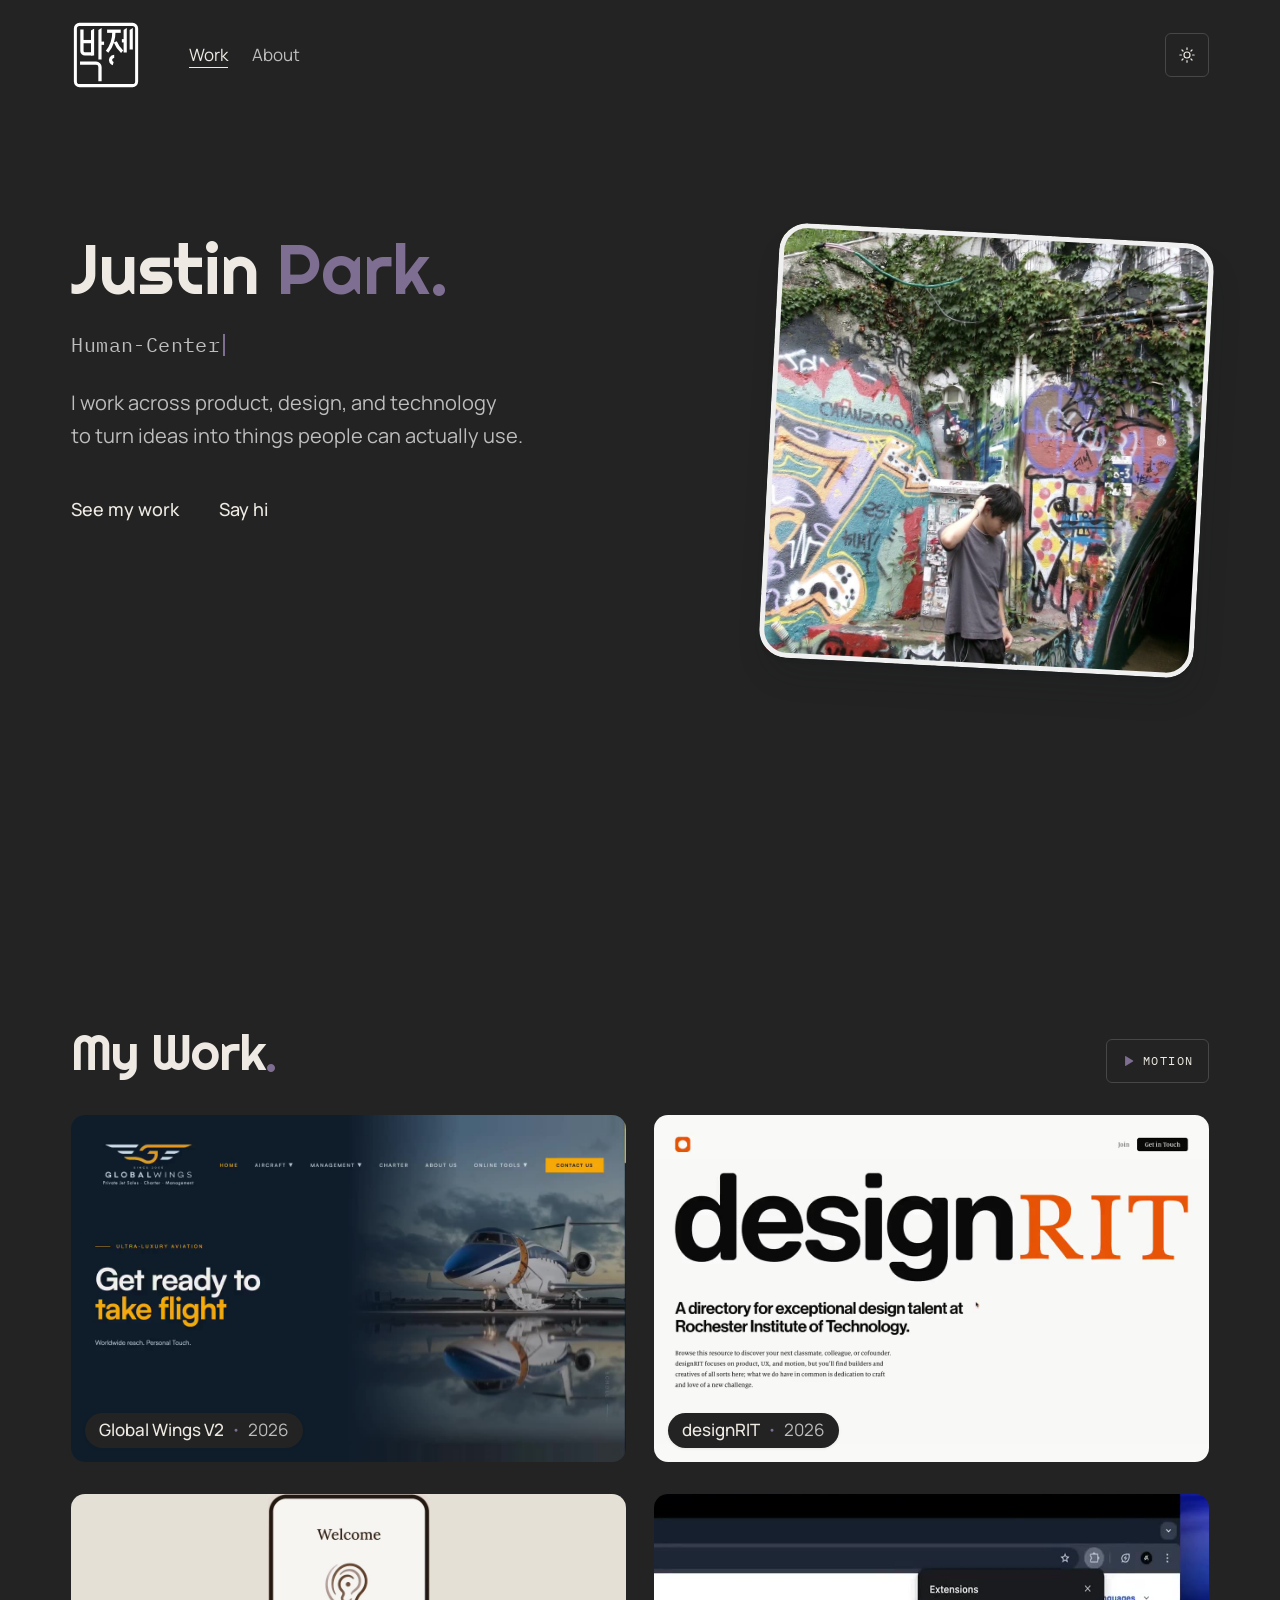
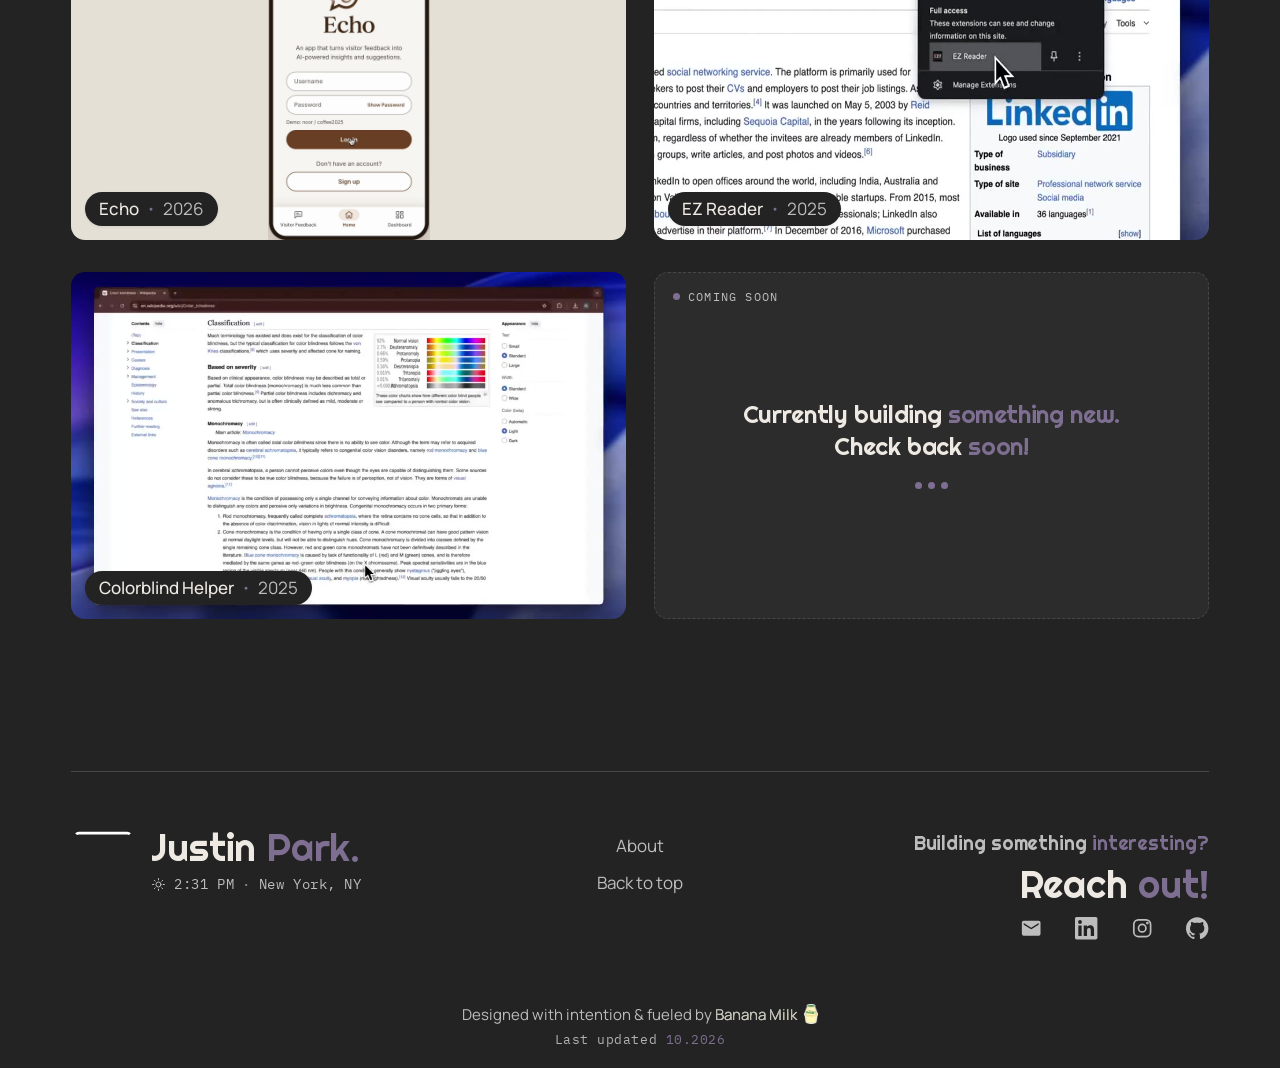
<file: index.html>
<!doctype html>
<html lang="en" data-theme="dark">
<head>
<meta charset="utf-8">
<meta name="viewport" content="width=device-width, initial-scale=1">
<title>Justin Park — Portfolio</title>
<meta name="description" content="Justin Park — Human-Centered Computing @ RIT. I turn ideas into products people want.">
<script>
  // Apply the saved theme before first paint (no flash).
  try { var t = localStorage.getItem('jp-theme'); if (t === 'light' || t === 'dark') document.documentElement.setAttribute('data-theme', t); } catch (e) {}
</script>
<link rel="preconnect" href="https://fonts.googleapis.com">
<link rel="preconnect" href="https://fonts.gstatic.com" crossorigin>
<link href="https://fonts.googleapis.com/css2?family=Righteous&family=Caveat:wght@500;600&family=Manrope:wght@400;500;600;700&family=IBM+Plex+Mono:wght@400;500&display=swap" rel="stylesheet">
<link href="https://api.fontshare.com/v2/css?f[]=satoshi@400,500,600,700&display=swap" rel="stylesheet">
<!-- link previews (iMessage, Slack, Discord, LinkedIn…) -->
<meta property="og:type" content="website">
<meta property="og:title" content="Justin Park — Portfolio">
<meta property="og:description" content="Justin Park — Human-Centered Computing @ RIT. I turn ideas into products people want.">
<meta property="og:image" content="assets/og-image.png">
<meta property="og:image:width" content="1200">
<meta property="og:image:height" content="630">
<meta property="og:image:alt" content="박제완 seal logo">
<meta name="twitter:card" content="summary_large_image">
<meta name="twitter:image" content="assets/og-image.png">
<meta name="theme-color" content="#232323">
<link rel="icon" href="assets/favicon.svg?v=5" type="image/svg+xml">
<link rel="icon" href="assets/favicon-48.png?v=5" sizes="48x48" type="image/png">
<link rel="icon" href="assets/favicon-32.png?v=5" sizes="32x32" type="image/png">
<link rel="icon" href="assets/favicon-16.png?v=5" sizes="16x16" type="image/png">
<link rel="apple-touch-icon" href="assets/apple-touch-icon.png?v=5">
<link rel="manifest" href="assets/site.webmanifest?v=5">
<link rel="stylesheet" href="styles.css">
<!-- smooth page changes: Chrome pre-loads the other page when you hover its link -->
<script type="speculationrules">{"prerender":[{"where":{"href_matches":["/*index.html","/*about.html","/"]},"eagerness":"moderate"}],"prefetch":[{"where":{"href_matches":["/*index.html","/*about.html"]},"eagerness":"moderate"}]}</script>
<script src="seal-logo.js" defer></script>
<script src="swirl-arrow.js" defer></script>
<script src="wave-hand.js" defer></script>
<script src="script.js" defer></script>
</head>
<body>
<div class="page-bg" aria-hidden="true"></div>

<header class="site-header" id="top">
  <div class="header-inner">
    <a href="#top" class="sig-logo" id="navSigLink" aria-label="Justin Park, back to top">
      <seal-logo id="navLogo" loop="false" aria-hidden="true"></seal-logo>
    </a>

    <!-- Desktop / tablet navigation -->
    <div class="nav-desktop">
      <nav aria-label="Primary">
        <a class="navlink" aria-current="page" href="index.html">Work</a>
        <a class="navlink" href="about.html">About</a>
      </nav>
      <button type="button" class="icon-btn ghost theme-toggle" aria-label="Switch to light mode">
        <svg class="i-sun" width="18" height="18" viewBox="0 0 24 24" fill="none" stroke="currentColor" stroke-width="1.6" stroke-linecap="round" aria-hidden="true"><circle cx="12" cy="12" r="4"/><path d="M12 2.5v2M12 19.5v2M2.5 12h2M19.5 12h2M5.3 5.3l1.4 1.4M17.3 17.3l1.4 1.4M5.3 18.7l1.4-1.4M17.3 6.7l1.4-1.4"/></svg>
        <svg class="i-moon" width="18" height="18" viewBox="0 0 24 24" fill="none" stroke="currentColor" stroke-width="2" stroke-linecap="round" stroke-linejoin="round" aria-hidden="true"><path d="M21 12.79A9 9 0 1 1 11.21 3 7 7 0 0 0 21 12.79z"/></svg>
      </button>
    </div>

    <!-- Mobile: hamburger -->
    <button type="button" class="icon-btn ghost menu-toggle" id="menuToggle" aria-expanded="false" aria-controls="mobileNav" aria-label="Open menu">
      <svg class="i-menu" width="20" height="20" viewBox="0 0 24 24" fill="none" stroke="currentColor" stroke-width="1.8" stroke-linecap="round" aria-hidden="true"><path d="M4 7h16M4 12h16M4 17h16"/></svg>
      <svg class="i-close" width="20" height="20" viewBox="0 0 24 24" fill="none" stroke="currentColor" stroke-width="1.8" stroke-linecap="round" aria-hidden="true"><path d="M6 6l12 12M18 6L6 18"/></svg>
    </button>
  </div>

  <nav id="mobileNav" class="mobile-nav" aria-label="Primary" hidden>
    <a class="navlink" aria-current="page" href="index.html">Work</a>
    <a class="navlink" href="about.html">About</a>
    <button type="button" class="navlink theme-row theme-toggle" aria-label="Switch to light mode">
      <span class="theme-row-label"></span>
      <span class="theme-row-icon" aria-hidden="true">
        <svg class="i-sun" width="18" height="18" viewBox="0 0 24 24" fill="none" stroke="currentColor" stroke-width="1.6" stroke-linecap="round"><circle cx="12" cy="12" r="4"/><path d="M12 2.5v2M12 19.5v2M2.5 12h2M19.5 12h2M5.3 5.3l1.4 1.4M17.3 17.3l1.4 1.4M5.3 18.7l1.4-1.4M17.3 6.7l1.4-1.4"/></svg>
        <svg class="i-moon" width="18" height="18" viewBox="0 0 24 24" fill="none" stroke="currentColor" stroke-width="2" stroke-linecap="round" stroke-linejoin="round"><path d="M21 12.79A9 9 0 1 1 11.21 3 7 7 0 0 0 21 12.79z"/></svg>
      </span>
    </button>
  </nav>
</header>

<main class="container">

  <!-- HERO -->
  <section class="hero">
    <div class="hero-copy">
      <div class="hero-intro">
        <h1 class="display hero-title">Justin <span class="green">Park.</span></h1>
        <p class="mono hero-sub" aria-label="Human-Centered Computing @ RIT"><span id="typeText" aria-hidden="true">Human-Centered Computing @ RIT</span><span class="type-cursor" aria-hidden="true"></span></p>
      </div>
      <div class="hero-pitch">
        <p class="hero-text">I work across product, design, and technology<br class="br-desk"> to turn ideas into things people can actually use.</p>
      </div>
      <div class="hero-links">
        <a class="ulink link-down" href="#work">See my work<swirl-arrow class="work-arrow" trigger="parent" color="currentColor" active-color="currentColor" accent="#7E6E91" size="22" arrow-size="16"></swirl-arrow></a>
        <a class="ulink say-hi" href="mailto:parkjustin2006@gmail.com">Say hi<wave-hand class="say-hi-hand" trigger="parent" color="#7E6E91" accent="#7E6E91" size="22" hand-size="20"></wave-hand></a>
      </div>
    </div>
    <div class="hero-photo"><img src="assets/hero.jpg" alt="Justin Park"></div>
  </section>

  <!-- PROJECTS -->
  <section id="work" class="work" aria-labelledby="work-h">
    <div class="work-head">
      <h2 id="work-h" class="display h-projects">My Work<span class="green">.</span></h2>
      <!-- MOTION: card videos play, logos show on hover. PAUSED: logos show, a card's video plays on hover. -->
      <button type="button" class="icon-btn ghost motion-toggle" id="motionToggle" aria-pressed="false" aria-label="Pause project videos">
        <svg class="i-motion" width="14" height="14" viewBox="0 0 24 24" fill="currentColor" aria-hidden="true"><path d="M7 4.5v15a1 1 0 0 0 1.52.85l12-7.5a1 1 0 0 0 0-1.7l-12-7.5A1 1 0 0 0 7 4.5z"/></svg>
        <svg class="i-paused" width="14" height="14" viewBox="0 0 24 24" fill="currentColor" aria-hidden="true"><rect x="5.5" y="4" width="4.5" height="16" rx="1.2"/><rect x="14" y="4" width="4.5" height="16" rx="1.2"/></svg>
        <span class="mono mt-label">Motion</span>
      </button>
    </div>

    <div class="track proj-grid" id="track" role="list" aria-label="Projects"></div>
    <p class="empty" id="emptyMsg" hidden>Nothing in this category yet.</p>

  </section>

  <!-- FOOTER -->
  <footer class="site-footer">
    <div class="ft-top">
      <div class="ft-brand">
        <seal-logo class="ft-seal" loop="false" trigger="view" aria-hidden="true"></seal-logo>
        <a class="ft-name display" href="index.html" aria-label="Justin Park, home">Justin <span class="green">Park.</span></a>
        <p class="mono ft-loc ft-clock" id="ftClock"><span class="ft-clock-icon" id="ftClockIcon" aria-hidden="true"></span><time id="ftClockTime">--:-- --</time><span class="ft-clock-sep" aria-hidden="true">·</span><span>New York, NY</span></p>
      </div>

      <nav class="ft-nav" aria-label="Footer">
        <a class="ft-go" href="about.html">About<swirl-arrow class="ft-arrow" trigger="parent" direction="right" color="currentColor" active-color="currentColor" accent="#7E6E91" size="22" arrow-size="16"></swirl-arrow></a>
        <a class="ft-totop" href="#top">Back to top<swirl-arrow class="ft-arrow" trigger="parent" direction="up" color="currentColor" active-color="currentColor" accent="#7E6E91" size="22" arrow-size="16"></swirl-arrow></a>
      </nav>

      <div class="ft-contact">
        <p class="ft-eyebrow display">Building something <span class="green">interesting?</span></p>
        <div class="ft-cta">
          <p class="ft-talk display">Reach <span class="green">out!</span></p>
        <div class="ft-icons">
          <a class="ft-icon" href="mailto:parkjustin2006@gmail.com" aria-label="Email parkjustin2006@gmail.com"><svg width="20" height="20" viewBox="0 0 24 24" fill="currentColor" aria-hidden="true"><path d="M20 4H4a2 2 0 0 0-2 2v12a2 2 0 0 0 2 2h16a2 2 0 0 0 2-2V6a2 2 0 0 0-2-2zm0 4.2-7.47 4.67a1 1 0 0 1-1.06 0L4 8.2V6.4l8 5 8-5v1.8z"/></svg></a>
          <a class="ft-icon" href="https://www.linkedin.com/in/justin-park-78b6bb358/" aria-label="LinkedIn" target="_blank" rel="noopener noreferrer"><svg width="20" height="20" viewBox="0 0 24 24" fill="currentColor" aria-hidden="true"><path d="M20.447 20.452h-3.554v-5.569c0-1.328-.027-3.037-1.852-3.037-1.853 0-2.136 1.445-2.136 2.939v5.667H9.351V9h3.414v1.561h.046c.477-.9 1.637-1.85 3.37-1.85 3.601 0 4.267 2.37 4.267 5.455v6.286zM5.337 7.433a2.062 2.062 0 1 1 0-4.125 2.062 2.062 0 0 1 0 4.125zM7.119 20.452H3.555V9h3.564v11.452zM22.225 0H1.771C.792 0 0 .774 0 1.729v20.542C0 23.227.792 24 1.771 24h20.451C23.2 24 24 23.227 24 22.271V1.729C24 .774 23.2 0 22.222 0h.003z"/></svg></a>
          <a class="ft-icon" href="https://www.instagram.com/justin_parkk/" aria-label="Instagram" target="_blank" rel="noopener noreferrer"><svg width="20" height="20" viewBox="0 0 24 24" fill="none" stroke="currentColor" stroke-width="1.8" stroke-linecap="round" stroke-linejoin="round" aria-hidden="true"><rect x="3" y="3" width="18" height="18" rx="5"/><circle cx="12" cy="12" r="4"/><circle cx="17.5" cy="6.5" r="0.6" fill="currentColor"/></svg></a>
          <a class="ft-icon" href="https://github.com/parkjustin0306" aria-label="GitHub" target="_blank" rel="noopener noreferrer"><svg width="20" height="20" viewBox="0 0 24 24" fill="currentColor" aria-hidden="true"><path d="M12 .297c-6.63 0-12 5.373-12 12 0 5.303 3.438 9.8 8.205 11.385.6.113.82-.258.82-.577 0-.285-.01-1.04-.015-2.04-3.338.724-4.042-1.61-4.042-1.61C4.422 18.07 3.633 17.7 3.633 17.7c-1.087-.744.084-.729.084-.729 1.205.084 1.838 1.236 1.838 1.236 1.07 1.835 2.809 1.305 3.495.998.108-.776.417-1.305.76-1.605-2.665-.3-5.466-1.332-5.466-5.93 0-1.31.465-2.38 1.235-3.22-.135-.303-.54-1.523.105-3.176 0 0 1.005-.322 3.3 1.23.96-.267 1.98-.399 3-.405 1.02.006 2.04.138 3 .405 2.28-1.552 3.285-1.23 3.285-1.23.645 1.653.24 2.873.12 3.176.765.84 1.23 1.91 1.23 3.22 0 4.61-2.805 5.625-5.475 5.92.42.36.81 1.096.81 2.22 0 1.606-.015 2.896-.015 3.286 0 .315.21.69.825.57C20.565 22.092 24 17.592 24 12.297c0-6.627-5.373-12-12-12"/></svg></a>
        </div>
        </div>
      </div>
    </div>

    <div class="ft-bottom">
      <p>Designed with intention &amp; fueled by <span class="ft-bm">Banana Milk</span> <img class="ft-milk" src="assets/banana-milk.png" alt="" width="14" height="20"></p>
      <p class="mono">Last updated <span class="green">10.2026</span></p>
    </div>
  </footer>
</main>

<!-- Project pop-up (filled in by script.js) -->
<dialog id="projDialog" class="proj-dialog" aria-labelledby="pdTitle">
  <button type="button" class="pd-nav pd-prev" id="pdPrev" aria-label="Previous project">
    <svg width="22" height="22" viewBox="0 0 24 24" fill="none" stroke="currentColor" stroke-width="2" stroke-linecap="round" stroke-linejoin="round" aria-hidden="true"><path d="M19 12H5M11 6l-6 6 6 6"/></svg>
  </button>
  <div class="pd-panel" id="pdPanel">
    <button type="button" class="pd-close" id="pdClose" aria-label="Close project details">
      <svg width="20" height="20" viewBox="0 0 24 24" fill="none" stroke="currentColor" stroke-width="1.8" stroke-linecap="round" aria-hidden="true"><path d="M6 6l12 12M18 6L6 18"/></svg>
    </button>
    <div id="pdBody"></div>
  </div>
  <button type="button" class="pd-nav pd-next" id="pdNext" aria-label="Next project">
    <svg width="22" height="22" viewBox="0 0 24 24" fill="none" stroke="currentColor" stroke-width="2" stroke-linecap="round" stroke-linejoin="round" aria-hidden="true"><path d="M5 12h14M13 6l6 6-6 6"/></svg>
  </button>
</dialog>
</body>
</html>
</file>
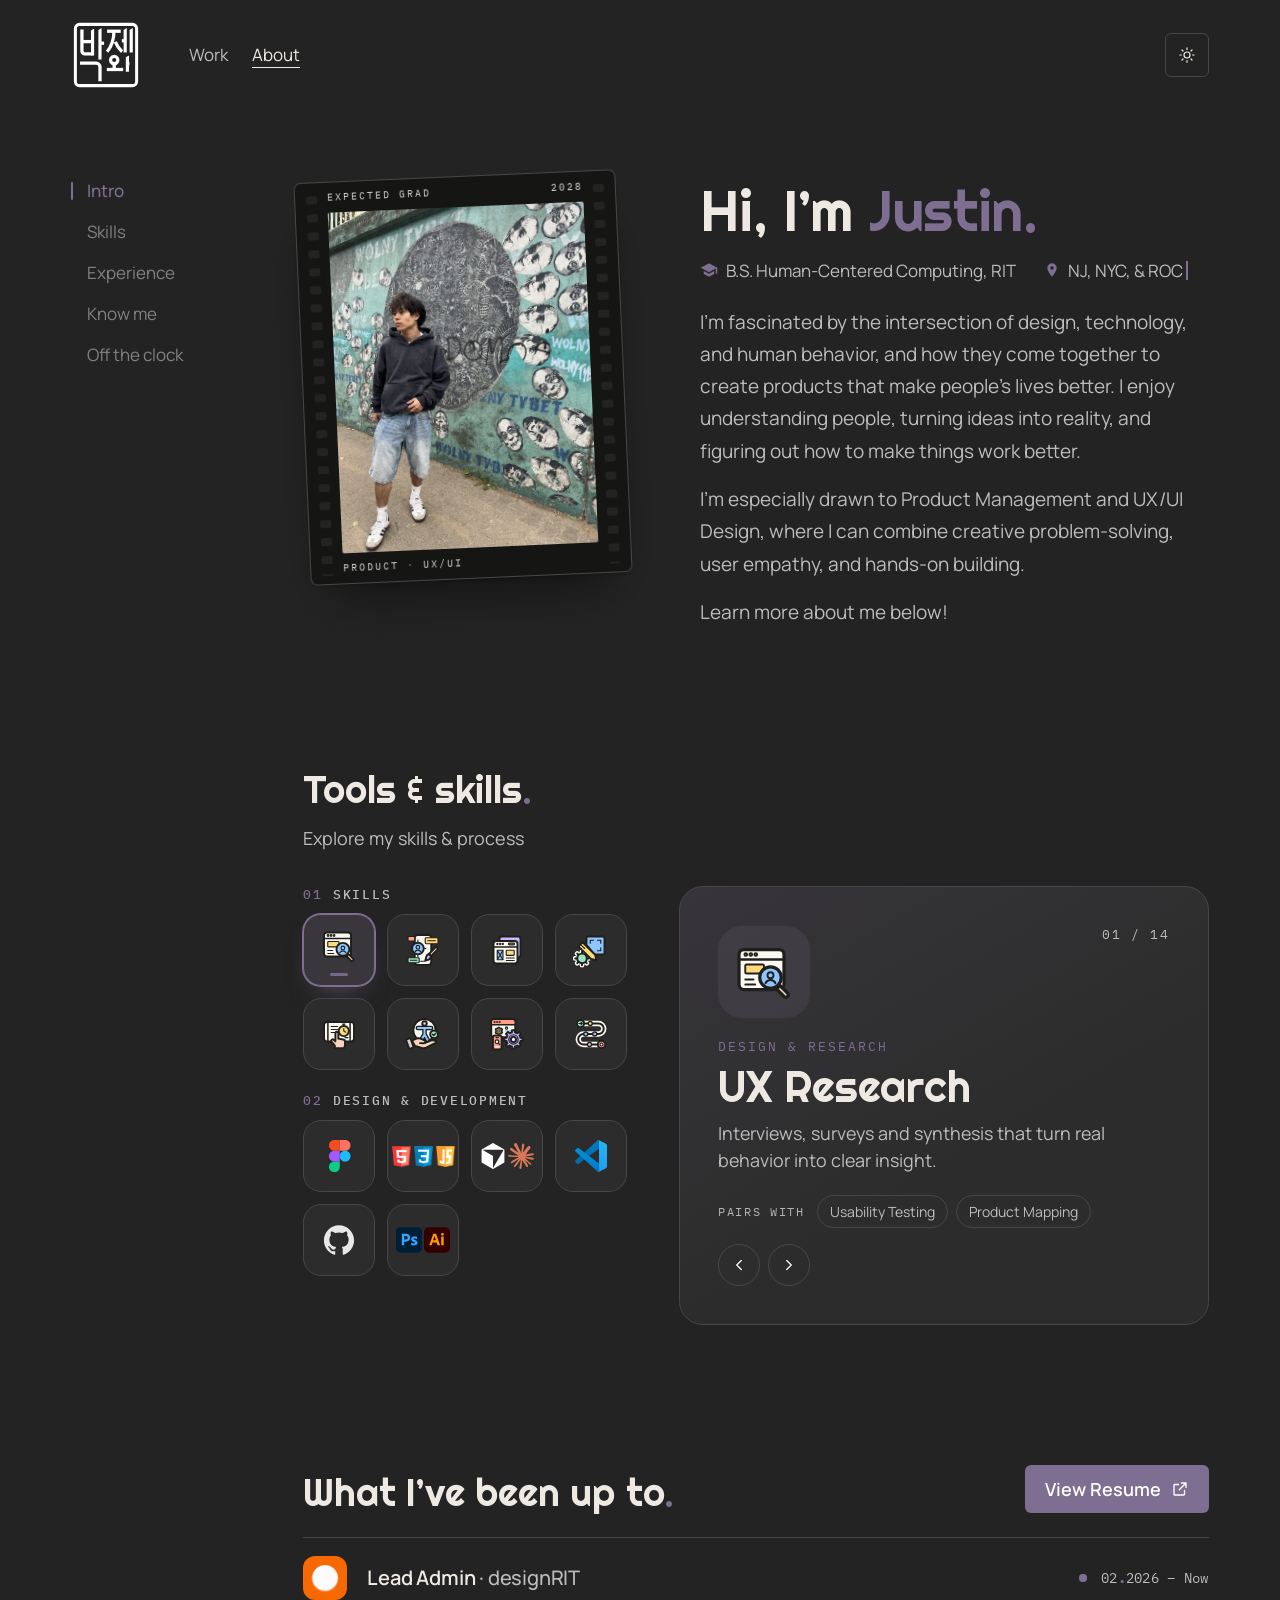
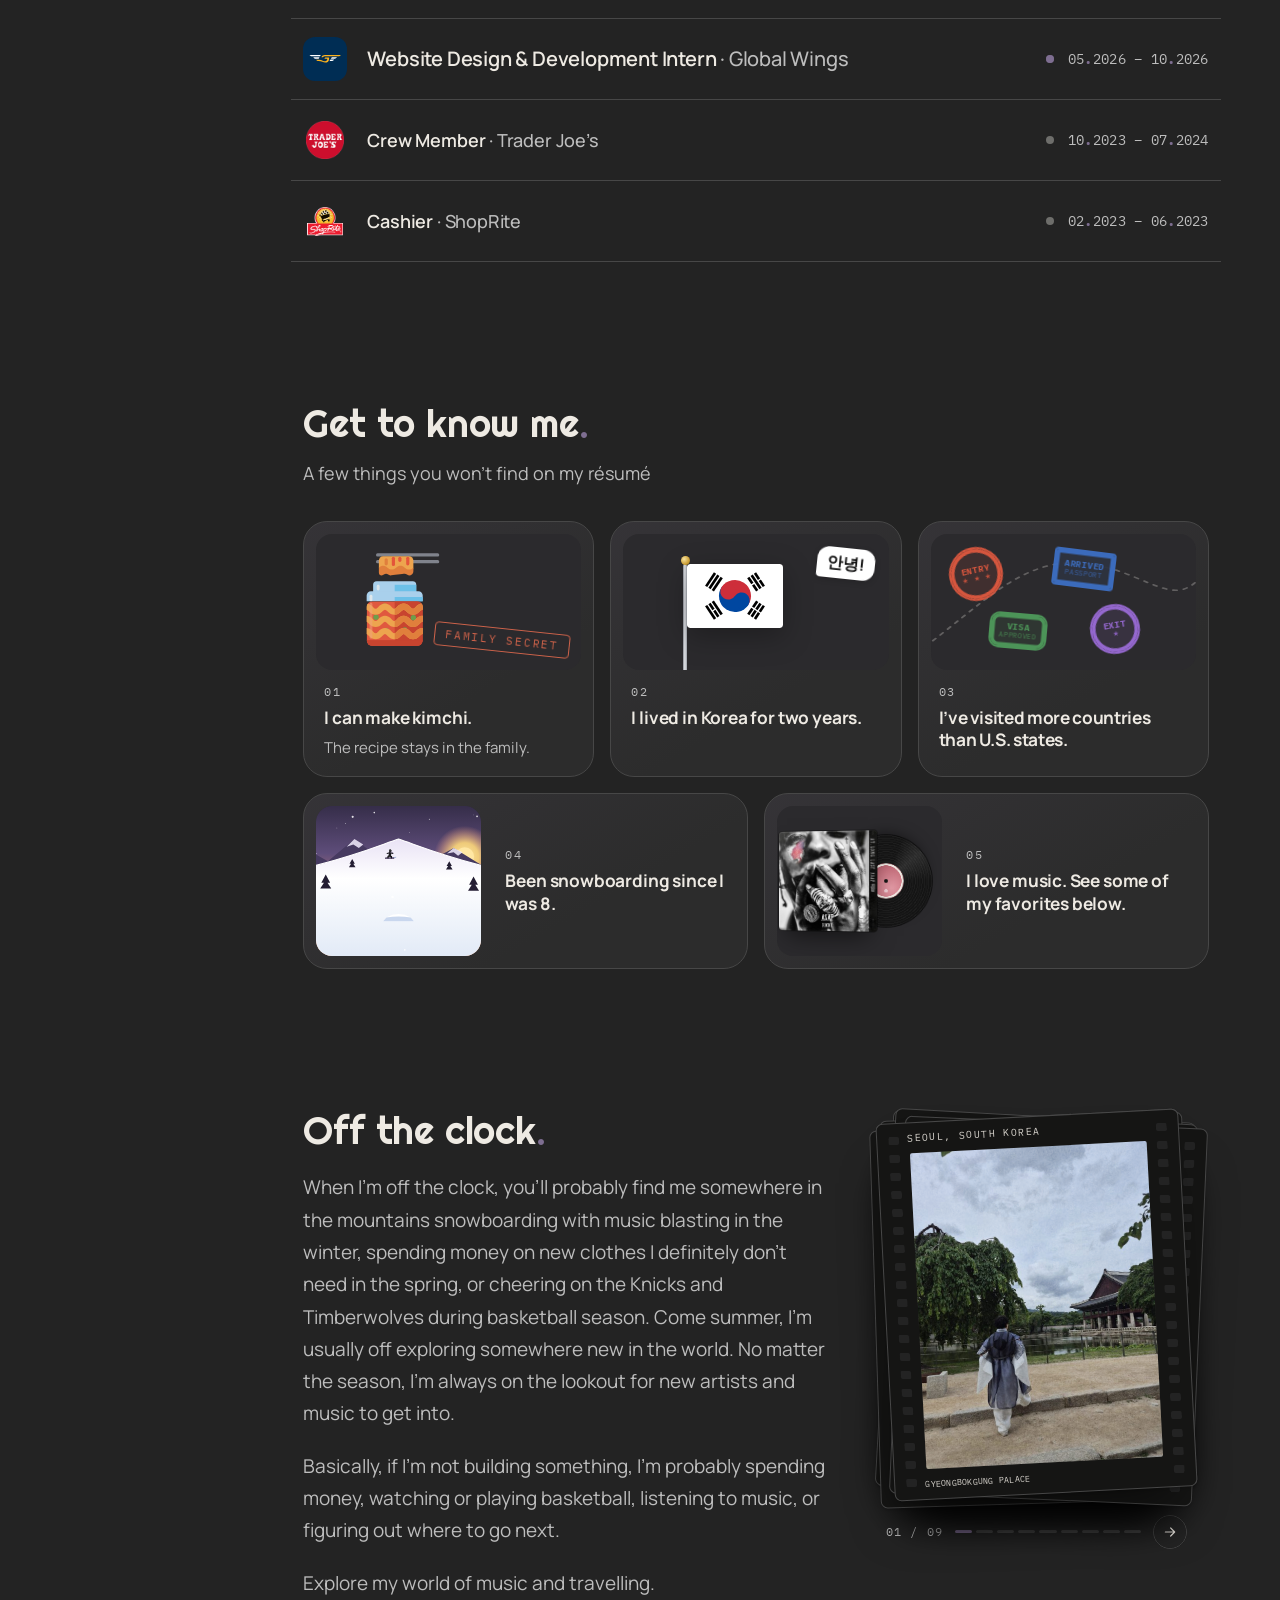
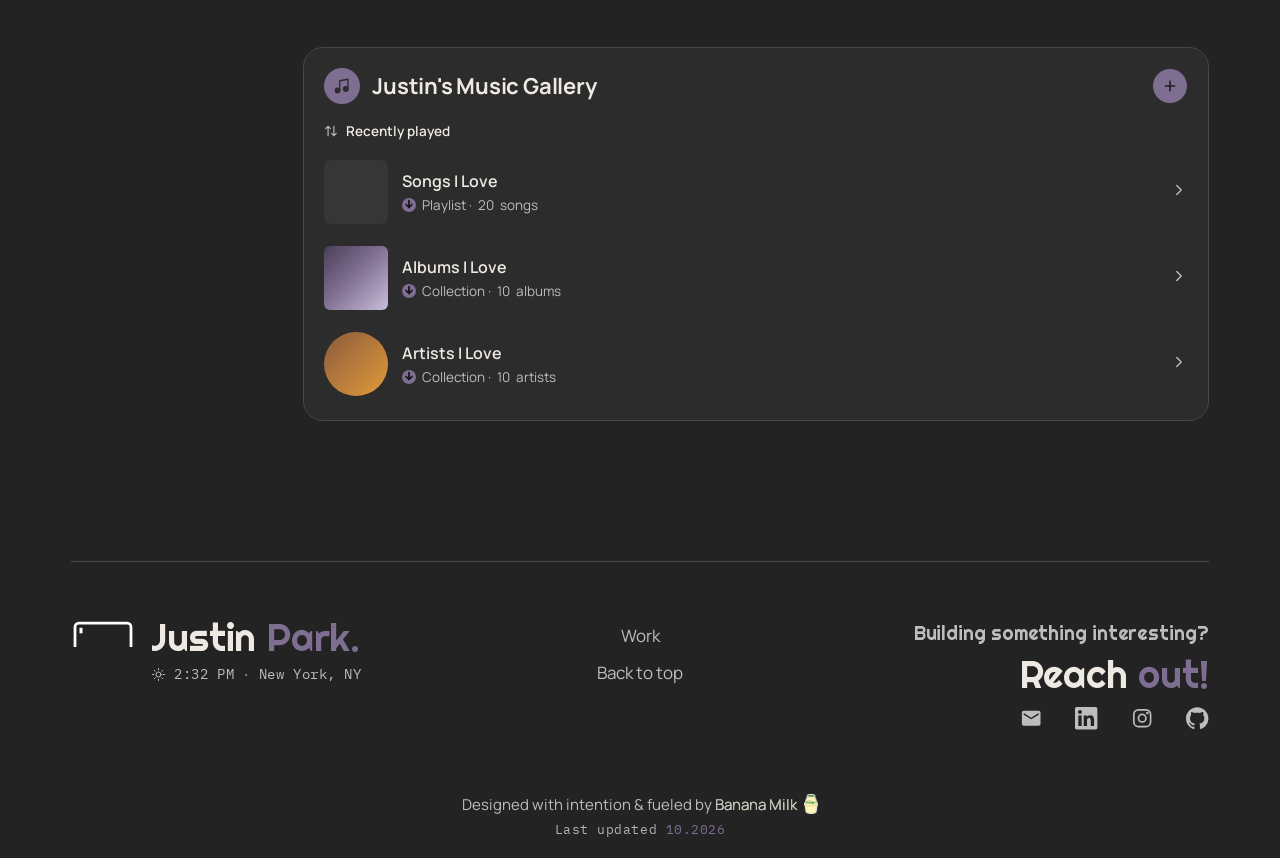
<file: about.html>
<!doctype html>
<html lang="en" data-theme="dark">
<head>
<meta charset="utf-8">
<meta name="viewport" content="width=device-width, initial-scale=1">
<title>About — Justin Park</title>
<meta name="description" content="Justin Park — Human-Centered Computing @ RIT. I turn ideas into products people want.">
<script>
  // Apply the saved theme before first paint (no flash).
  try { var t = localStorage.getItem('jp-theme'); if (t === 'light' || t === 'dark') document.documentElement.setAttribute('data-theme', t); } catch (e) {}
</script>
<link rel="preconnect" href="https://fonts.googleapis.com">
<link rel="preconnect" href="https://fonts.gstatic.com" crossorigin>
<link href="https://fonts.googleapis.com/css2?family=Righteous&family=Caveat:wght@500;600&family=Manrope:wght@400;500;600;700&family=IBM+Plex+Mono:wght@400;500&display=swap" rel="stylesheet">
<link href="https://api.fontshare.com/v2/css?f[]=satoshi@400,500,600,700&display=swap" rel="stylesheet">
<!-- link previews (iMessage, Slack, Discord, LinkedIn…) -->
<meta property="og:type" content="website">
<meta property="og:title" content="About — Justin Park">
<meta property="og:description" content="Justin Park — Human-Centered Computing @ RIT. I turn ideas into products people want.">
<meta property="og:image" content="assets/og-image.png">
<meta property="og:image:width" content="1200">
<meta property="og:image:height" content="630">
<meta property="og:image:alt" content="박제완 seal logo">
<meta name="twitter:card" content="summary_large_image">
<meta name="twitter:image" content="assets/og-image.png">
<meta name="theme-color" content="#232323">
<link rel="icon" href="assets/favicon.svg?v=5" type="image/svg+xml">
<link rel="icon" href="assets/favicon-48.png?v=5" sizes="48x48" type="image/png">
<link rel="icon" href="assets/favicon-32.png?v=5" sizes="32x32" type="image/png">
<link rel="icon" href="assets/favicon-16.png?v=5" sizes="16x16" type="image/png">
<link rel="apple-touch-icon" href="assets/apple-touch-icon.png?v=5">
<link rel="manifest" href="assets/site.webmanifest?v=5">
<link rel="preload" as="image" href="assets/abt_hero-sm.jpg" fetchpriority="high">
<link rel="stylesheet" href="styles.css">
<!-- smooth page changes: Chrome pre-loads the other page when you hover its link -->
<script type="speculationrules">{"prerender":[{"where":{"href_matches":["/*index.html","/*about.html","/"]},"eagerness":"moderate"}],"prefetch":[{"where":{"href_matches":["/*index.html","/*about.html"]},"eagerness":"moderate"}]}</script>
<script src="seal-logo.js" defer></script>
<script src="swirl-arrow.js" defer></script>
<script src="script.js" defer></script>
</head>
<body>
<div class="page-bg" aria-hidden="true"></div>

<header class="site-header" id="top">
  <div class="header-inner">
    <a href="#top" class="sig-logo" id="navSigLink" aria-label="Justin Park, back to top">
      <seal-logo id="navLogo" loop="false" aria-hidden="true"></seal-logo>
    </a>

    <!-- Desktop / tablet navigation -->
    <div class="nav-desktop">
      <nav aria-label="Primary">
        <a class="navlink" href="index.html">Work</a>
        <a class="navlink" aria-current="page" href="about.html">About</a>
      </nav>
      <button type="button" class="icon-btn ghost theme-toggle" aria-label="Switch to light mode">
        <svg class="i-sun" width="18" height="18" viewBox="0 0 24 24" fill="none" stroke="currentColor" stroke-width="1.6" stroke-linecap="round" aria-hidden="true"><circle cx="12" cy="12" r="4"/><path d="M12 2.5v2M12 19.5v2M2.5 12h2M19.5 12h2M5.3 5.3l1.4 1.4M17.3 17.3l1.4 1.4M5.3 18.7l1.4-1.4M17.3 6.7l1.4-1.4"/></svg>
        <svg class="i-moon" width="18" height="18" viewBox="0 0 24 24" fill="none" stroke="currentColor" stroke-width="2" stroke-linecap="round" stroke-linejoin="round" aria-hidden="true"><path d="M21 12.79A9 9 0 1 1 11.21 3 7 7 0 0 0 21 12.79z"/></svg>
      </button>
    </div>

    <!-- Mobile: hamburger -->
    <button type="button" class="icon-btn ghost menu-toggle" id="menuToggle" aria-expanded="false" aria-controls="mobileNav" aria-label="Open menu">
      <svg class="i-menu" width="20" height="20" viewBox="0 0 24 24" fill="none" stroke="currentColor" stroke-width="1.8" stroke-linecap="round" aria-hidden="true"><path d="M4 7h16M4 12h16M4 17h16"/></svg>
      <svg class="i-close" width="20" height="20" viewBox="0 0 24 24" fill="none" stroke="currentColor" stroke-width="1.8" stroke-linecap="round" aria-hidden="true"><path d="M6 6l12 12M18 6L6 18"/></svg>
    </button>
  </div>

  <nav id="mobileNav" class="mobile-nav" aria-label="Primary" hidden>
    <a class="navlink" href="index.html">Work</a>
    <a class="navlink" aria-current="page" href="about.html">About</a>
    <button type="button" class="navlink theme-row theme-toggle" aria-label="Switch to light mode">
      <span class="theme-row-label"></span>
      <span class="theme-row-icon" aria-hidden="true">
        <svg class="i-sun" width="18" height="18" viewBox="0 0 24 24" fill="none" stroke="currentColor" stroke-width="1.6" stroke-linecap="round"><circle cx="12" cy="12" r="4"/><path d="M12 2.5v2M12 19.5v2M2.5 12h2M19.5 12h2M5.3 5.3l1.4 1.4M17.3 17.3l1.4 1.4M5.3 18.7l1.4-1.4M17.3 6.7l1.4-1.4"/></svg>
        <svg class="i-moon" width="18" height="18" viewBox="0 0 24 24" fill="none" stroke="currentColor" stroke-width="2" stroke-linecap="round" stroke-linejoin="round"><path d="M21 12.79A9 9 0 1 1 11.21 3 7 7 0 0 0 21 12.79z"/></svg>
      </span>
    </button>
  </nav>
</header>

<main class="container">
  <div class="about-page">

    <!-- sub navigation: sticks while you scroll, highlights the section you're in -->
    <aside class="ab-side">
      <nav class="ab-subnav" id="abSubnav" aria-label="On this page">
        <a href="#hi">Intro</a>
        <a href="#skills">Skills</a>
        <a href="#experience">Experience</a>
        <a href="#fun-facts">Know me</a>
        <a href="#off-the-clock">Off the clock</a>
      </nav>
    </aside>

    <div class="ab-content">

      <!-- HI -->
      <section id="hi" class="ab-sec ab-hi" aria-labelledby="hi-h">
        <figure class="film-hero" id="filmHero">
          <div class="film-tilt" id="filmTilt">
            <div class="film-frame">
              <span class="film-edge film-edge-top mono" aria-hidden="true"><span>Expected&nbsp;Grad</span><span>2028</span></span>
              <div class="film-photo">
                <img src="assets/abt_hero-sm.jpg" alt="Justin standing in front of a teal street-art mural, hands in his hoodie pocket" width="900" height="1200" fetchpriority="high" decoding="async">
                <span class="film-glare" aria-hidden="true"></span>
              </div>
              <span class="film-edge film-edge-bottom mono" aria-hidden="true"><span>Product&nbsp;&middot;&nbsp;UX/UI</span></span>
            </div>
          </div>
        </figure>

        <div class="ab-intro">
          <h1 id="hi-h" class="display ab-hello">Hi, I’m <span class="green">Justin.</span></h1>
          <ul class="ab-meta">
            <li><svg width="18" height="18" viewBox="0 0 24 24" fill="currentColor" aria-hidden="true"><path d="M12 3 1 9l11 6 9-4.91V17h2V9L12 3zM5 13.18v4L12 21l7-3.82v-4L12 17l-7-3.82z"/></svg>B.S. Human-Centered Computing, RIT</li>
            <li aria-label="NJ, NYC, and ROC"><svg width="16" height="16" viewBox="0 0 24 24" fill="currentColor" aria-hidden="true"><path d="M12 2a7 7 0 0 0-7 7c0 5.25 7 13 7 13s7-7.75 7-13a7 7 0 0 0-7-7zm0 9.5A2.5 2.5 0 1 1 12 6.5a2.5 2.5 0 0 1 0 5z"/></svg><span class="ab-loc" aria-hidden="true"><span id="abLocText">NJ, NYC, &amp; ROC</span><span class="type-cursor"></span></span></li>
          </ul>
          <div class="ab-bio">
            <p>I’m fascinated by the intersection of design, technology, and human behavior, and how they come together to create products that make people’s lives better. I enjoy understanding people, turning ideas into reality, and figuring out how to make things work better.</p>
            <p>I’m especially drawn to Product Management and UX/UI Design, where I can combine creative problem-solving, user empathy, and hands-on building.</p>
            <p>Learn more about me below!</p>
          </div>
        </div>
      </section>

      <!-- SKILLS -->
      <section id="skills" class="ab-sec" aria-labelledby="tools-h">
        <h2 id="tools-h" class="display ab-h">Tools &amp; skills<span class="green">.</span></h2>
        <p class="ab-sub">Explore my skills &amp; process</p>
        <div class="sk" id="skPicker">
          <div class="sk-pick">
            <div class="sk-group">
              <h3 class="sk-gh mono"><span>01</span> Skills</h3>
              <div class="sk-tiles" role="tablist" aria-label="Design &amp; research">
                <button type="button" class="sk-tile" role="tab" id="sk-0" aria-selected="true" tabindex="0" aria-controls="skPanel" aria-label="UX Research" title="UX Research" data-name="UX Research" data-group="Design &amp; research" data-desc="Interviews, surveys and synthesis that turn real behavior into clear insight." data-pairs="Usability Testing|Product Mapping"><svg width="36" height="36" viewBox="0 0 24 24" fill="none" stroke="#1F201C" stroke-width="1.3" stroke-linecap="round" stroke-linejoin="round" aria-hidden="true"><rect x="2" y="3" width="18" height="16" rx="2" fill="#FBF8F2"/><path d="M2 7h18" stroke-width="1"/><circle cx="4.7" cy="5" r=".55" fill="#FF9F8A" stroke-width=".75"/><circle cx="6.7" cy="5" r=".55" fill="#FFD97A" stroke-width=".75"/><circle cx="8.7" cy="5" r=".55" fill="#9BE3BF" stroke-width=".75"/><rect x="4.5" y="9" width="7.5" height="3.6" rx=".5" fill="#FFD97A" stroke-width=".75"/><path d="M4.5 15h3.3M4.5 17h4" stroke-width=".75"/><path d="M18.4 17.4l3.1 3.1a1 1 0 0 1-1.4 1.4l-3.1-3.1z" fill="#F6D2BF"/><circle cx="14.6" cy="14.2" r="4.3" fill="#8EC5FF"/><circle cx="14.6" cy="13.3" r="1.2" stroke-width=".75"/><path d="M12.6 16.5a2.2 2.2 0 0 1 4 0" stroke-width=".75"/></svg></button>
                <button type="button" class="sk-tile" role="tab" id="sk-1" aria-selected="false" tabindex="-1" aria-controls="skPanel" aria-label="UX/UI Design" title="UX/UI Design" data-name="UX/UI Design" data-group="Design &amp; research" data-desc="Clean interfaces with clear hierarchy, built around what users actually need." data-pairs="Figma|Wireframing|Claude"><svg width="36" height="36" viewBox="0 0 24 24" fill="none" stroke="#1F201C" stroke-width="1.3" stroke-linecap="round" stroke-linejoin="round" aria-hidden="true"><rect x="6.5" y="2" width="11" height="20" rx="2" fill="#FBF8F2"/><path d="M10.5 19.5h3" stroke-width=".75"/><rect x="2" y="3" width="4.5" height="3" rx=".6" fill="#FF9F8A" stroke-width=".75"/><rect x="13.5" y="3.8" width="8.5" height="4" rx=".6" fill="#FFD97A" stroke-width=".75"/><path d="M15.2 5.8h5" stroke-width=".75"/><path d="M8.6 5.4v1.6M8.6 14.9v1.6M3.4 11h1.6M12.3 11h1.6" stroke-width=".75"/><circle cx="8.6" cy="11" r="3.9" fill="#8EC5FF"/><circle cx="8.6" cy="10.1" r="1.2" stroke-width=".75"/><path d="M6.6 13.4a2.2 2.2 0 0 1 4 0" stroke-width=".75"/><rect x="2" y="17.2" width="7.5" height="3.3" rx=".6" fill="#9BE3BF" stroke-width=".75"/><path d="M3.6 18.85h4.3" stroke-width=".75"/><path d="M20.2 10.4a1 1 0 0 1 1.4 1.4l-4.3 4.3-1.4-1.4z" fill="#F6D2BF"/><path d="M15.9 14.7l1.4 1.4c-.3 1.9-1.7 2.9-3.8 2.7.5-.7.4-1.6.7-2.4.3-.9 1-1.5 1.7-1.7z" fill="#C9B8FF"/></svg></button>
                <button type="button" class="sk-tile" role="tab" id="sk-2" aria-selected="false" tabindex="-1" aria-controls="skPanel" aria-label="Wireframing" title="Wireframing" data-name="Wireframing" data-group="Design &amp; research" data-desc="Low-fi layouts to work out structure and flow, fast." data-pairs="UX/UI Design|Prototyping|Claude"><svg width="36" height="36" viewBox="0 0 24 24" fill="none" stroke="#1F201C" stroke-width="1.3" stroke-linecap="round" stroke-linejoin="round" aria-hidden="true"><path d="M7 6V4.6A1.6 1.6 0 0 1 8.6 3h10.8A1.6 1.6 0 0 1 21 4.6v10.8a1.6 1.6 0 0 1-1.6 1.6H19" fill="#C9B8FF"/><rect x="3" y="6" width="16" height="15" rx="1.8" fill="#FBF8F2"/><path d="M3 10h16" stroke-width="1"/><circle cx="5.6" cy="8" r=".4" stroke-width=".75"/><circle cx="7.4" cy="8" r=".4" stroke-width=".75"/><circle cx="9.2" cy="8" r=".4" stroke-width=".75"/><rect x="13" y="7.4" width="4" height="1.2" rx=".4" fill="#FF9F8A" stroke-width=".75"/><rect x="5.5" y="12.2" width="3.8" height="6.3" rx=".5" fill="#8EC5FF" stroke-width=".75"/><path d="M5.5 12.2l3.8 6.3M9.3 12.2l-3.8 6.3" stroke-width=".75"/><rect x="11.5" y="12.2" width="5.3" height="3.4" rx=".5" fill="#FFD97A" stroke-width=".75"/><path d="M11.5 17.3h5.3M11.5 19h5.3" stroke-width=".75"/></svg></button>
                <button type="button" class="sk-tile" role="tab" id="sk-3" aria-selected="false" tabindex="-1" aria-controls="skPanel" aria-label="Prototyping" title="Prototyping" data-name="Prototyping" data-group="Design &amp; research" data-desc="Clickable flows that make ideas testable before anything gets built." data-pairs="Figma|Usability Testing|Claude"><svg width="36" height="36" viewBox="0 0 24 24" fill="none" stroke="#1F201C" stroke-width="1.3" stroke-linecap="round" stroke-linejoin="round" aria-hidden="true"><path d="M9 7.5V4a1 1 0 0 1 1-1h10a1 1 0 0 1 1 1v10a1 1 0 0 1-1 1h-5" fill="#8EC5FF"/><path d="M11.5 7.5v-2h2.2M16.3 5.5h2.2v2M18.5 10.5v2h-2.2" stroke-width=".75"/><path d="M9.2 17.6h1.3M8.26 19.86l.92.92M6 20.8v1.3M3.74 19.86l-.92.92M2.8 17.6H1.5M3.74 15.34l-.92-.92M6 14.4v-1.3M8.26 15.34l.92-.92" stroke="#FBF8F2" stroke-width="3.2"/><path d="M9.2 17.6h1.3M8.26 19.86l.92.92M6 20.8v1.3M3.74 19.86l-.92.92M2.8 17.6H1.5M3.74 15.34l-.92-.92M6 14.4v-1.3M8.26 15.34l.92-.92"/><circle cx="6" cy="17.6" r="3.2" fill="#9BE3BF"/><path d="M6.4 6.8l8.4 8.4.8 3.6-3.6-.8L3.6 9.6z" fill="#FFD97A"/><path d="M5 8.2l2.8 2.8" stroke-width=".75"/></svg></button>
                <button type="button" class="sk-tile" role="tab" id="sk-4" aria-selected="false" tabindex="-1" aria-controls="skPanel" aria-label="Usability Testing" title="Usability Testing" data-name="Usability Testing" data-group="Design &amp; research" data-desc="Moderated sessions that show what works, what doesn’t, and why." data-pairs="UX Research|Prototyping"><svg width="36" height="36" viewBox="0 0 24 24" fill="none" stroke="#1F201C" stroke-width="1.3" stroke-linecap="round" stroke-linejoin="round" aria-hidden="true"><rect x="2" y="4" width="20" height="13" rx="2" fill="#FBF8F2"/><path d="M4.6 4v13M19.4 4v13" stroke-width="1"/><path d="M6.8 7h4.2M6.8 9h4.2M6.8 11h3" stroke-width=".75"/><path d="M16 14.4h2" stroke-width=".75"/><path d="M14.4 5.4h1.6M15.2 5.4v1" stroke-width=".75"/><circle cx="15.2" cy="10" r="3.4" fill="#FFD97A"/><path d="M15.2 10V8.4M15.2 10l1.3.8" stroke-width=".75"/><path d="M9.2 21.5v-1.8l-2.2-2.6a1 1 0 0 1 1.5-1.3l1.1 1.1v-5.4a1 1 0 0 1 2 0v3.6l3.2.6a1.4 1.4 0 0 1 1.2 1.4v2.6l-.7 1.8z" fill="#F6D2BF"/></svg></button>
                <button type="button" class="sk-tile" role="tab" id="sk-5" aria-selected="false" tabindex="-1" aria-controls="skPanel" aria-label="Accessibility" title="Accessibility" data-name="Accessibility" data-group="Design &amp; research" data-desc="Designing to WCAG so products work for everyone, not just most people." data-pairs="UX/UI Design|HTML/CSS/JS"><svg width="36" height="36" viewBox="0 0 24 24" fill="none" stroke="#1F201C" stroke-width="1.3" stroke-linecap="round" stroke-linejoin="round" aria-hidden="true"><circle cx="13" cy="9.5" r="7.5" fill="#FBF8F2"/><path d="M8.6 8h8.8M13 8v4.2l-2 3.6M13 12.2l2 3.6" stroke-width="3.1"/><path d="M8.6 8h8.8M13 8v4.2l-2 3.6M13 12.2l2 3.6" stroke="#8EC5FF" stroke-width="1.3"/><circle cx="13" cy="5" r="1.5" fill="#F6D2BF"/><path d="M4.6 16.4l3-1.3c.9-.4 1.9-.4 2.8 0l2.6 1.1a1 1 0 0 1-.4 1.9H10l2.5.1 5.2-1.9c.9-.3 1.9-.2 2.6.3.6.4.5 1.2-.1 1.5l-6.1 3c-.9.4-1.9.5-2.8.2l-4.6-1.3z" fill="#F6D2BF"/><rect x="1.6" y="15" width="3.2" height="6.6" rx=".7" transform="rotate(-20 3.2 18.3)" fill="#CFCFD6"/><circle cx="19.4" cy="12.2" r="2.6" fill="#9BE3BF"/><path d="M18.3 12.2l.8.8 1.5-1.5" stroke-width=".9"/></svg></button>
                <button type="button" class="sk-tile" role="tab" id="sk-6" aria-selected="false" tabindex="-1" aria-controls="skPanel" aria-label="Design Systems" title="Design Systems" data-name="Design Systems" data-group="Design &amp; research" data-desc="Reusable components, tokens and patterns that keep every screen consistent." data-pairs="UX/UI Design|Figma|Claude"><svg width="36" height="36" viewBox="0 0 24 24" fill="none" stroke="#1F201C" stroke-width="1.3" stroke-linecap="round" stroke-linejoin="round" aria-hidden="true"><rect x="1.5" y="2.2" width="16" height="12" rx="1.6" fill="#FBF8F2"/><path d="M1.5 5.8V3.8a1.6 1.6 0 0 1 1.6-1.6h12.8a1.6 1.6 0 0 1 1.6 1.6v2z" fill="#FF9F8A" stroke-width="1"/><circle cx="3.6" cy="4" r=".45" fill="#FFFFFF" stroke-width=".6"/><circle cx="5.3" cy="4" r=".45" fill="#FFFFFF" stroke-width=".6"/><circle cx="7" cy="4" r=".45" fill="#FFFFFF" stroke-width=".6"/><g class="ds-spin-sm"><path d="M5.72 8.37 L6.03 8.24 L6.04 7.56 L7.16 7.56 L7.17 8.24 L7.48 8.37 L7.57 8.42 L7.84 8.63 L8.43 8.30 L8.99 9.27 L8.41 9.62 L8.45 9.95 L8.45 10.05 L8.41 10.38 L8.99 10.73 L8.43 11.70 L7.84 11.37 L7.57 11.58 L7.48 11.63 L7.17 11.76 L7.16 12.44 L6.04 12.44 L6.03 11.76 L5.72 11.63 L5.63 11.58 L5.36 11.37 L4.77 11.70 L4.21 10.73 L4.79 10.38 L4.75 10.05 L4.75 9.95 L4.79 9.62 L4.21 9.27 L4.77 8.30 L5.36 8.63 L5.63 8.42Z" fill="#FFD97A" stroke-width=".9"/></g><circle cx="6.6" cy="10" r=".8" fill="#FBF8F2" stroke-width=".75"/><rect class="ds-blink" x="11" y="7.4" width="1.4" height="1.4" rx=".4" fill="#FFD97A" stroke-width=".7"/><path class="ds-line" d="M11 10h3.6" stroke="#8EC5FF" stroke-width="1"/><path class="ds-line ds-line2" d="M11 11.8h2.4" stroke="#8EC5FF" stroke-width="1"/><rect x="2.6" y="13" width="5.8" height="9.3" rx="1.3" fill="#FF9F8A"/><path d="M4.7 14.4h1.6" stroke-width=".75"/><g class="ds-search"><circle cx="5.3" cy="17.2" r="1.25" fill="#FBF8F2" stroke-width=".8"/><path d="M6.2 18.1l.9.9" stroke-width=".8"/></g><path d="M4.4 20.6h2.2" stroke="#FBF8F2" stroke-width=".9"/><g class="ds-spin"><path d="M14.55 11.13 L15.27 10.91 L15.34 9.47 L17.26 9.47 L17.33 10.91 L18.05 11.13 L18.22 11.20 L18.89 11.56 L19.95 10.59 L21.31 11.95 L20.34 13.01 L20.70 13.68 L20.77 13.85 L20.99 14.57 L22.43 14.64 L22.43 16.56 L20.99 16.63 L20.77 17.35 L20.70 17.52 L20.34 18.19 L21.31 19.25 L19.95 20.61 L18.89 19.64 L18.22 20.00 L18.05 20.07 L17.33 20.29 L17.26 21.73 L15.34 21.73 L15.27 20.29 L14.55 20.07 L14.38 20.00 L13.71 19.64 L12.65 20.61 L11.29 19.25 L12.26 18.19 L11.90 17.52 L11.83 17.35 L11.61 16.63 L10.17 16.56 L10.17 14.64 L11.61 14.57 L11.83 13.85 L11.90 13.68 L12.26 13.01 L11.29 11.95 L12.65 10.59 L13.71 11.56 L14.38 11.20Z" fill="#C9B8FF"/></g><circle cx="16.3" cy="15.6" r="3.1" fill="#A996F2" stroke-width=".8"/><circle cx="16.3" cy="15.6" r="1.7" fill="#FBF8F2"/></svg></button>
                <button type="button" class="sk-tile" role="tab" id="sk-7" aria-selected="false" tabindex="-1" aria-controls="skPanel" aria-label="Product Mapping" title="Product Mapping" data-name="Product Mapping" data-group="Design &amp; research" data-desc="Journey maps, user flows and roadmaps that get a team on the same page." data-pairs="UX Research|Figma"><svg width="36" height="36" viewBox="0 0 24 24" fill="none" stroke="#1F201C" stroke-width="1.3" stroke-linecap="round" stroke-linejoin="round" aria-hidden="true"><path d="M5 5h12a3.5 3.5 0 0 1 0 7H7a3.5 3.5 0 0 0 0 7h12" stroke="#FBF8F2" stroke-width="3.6"/><path d="M5 5h12a3.5 3.5 0 0 1 0 7H7a3.5 3.5 0 0 0 0 7h12"/><circle cx="5" cy="5" r="2.4" fill="#9BE3BF"/><path d="M3.9 5h2.1M5.3 4.1l.9.9-.9.9" stroke-width=".75"/><circle cx="11.5" cy="5" r="1.35" fill="#FFD97A" stroke-width=".9"/><circle cx="8.5" cy="12" r="1.35" fill="#8EC5FF" stroke-width=".9"/><circle cx="14.5" cy="12" r="1.35" fill="#C9B8FF" stroke-width=".9"/><circle cx="11" cy="19" r="1.35" fill="#F6D2BF" stroke-width=".9"/><circle cx="19" cy="19" r="2.5" fill="#FF9F8A"/><circle cx="19" cy="19" r="1" fill="#FFFFFF" stroke-width=".75"/></svg></button>
              </div>
            </div>
            <div class="sk-group">
              <h3 class="sk-gh mono"><span>02</span> Design &amp; Development</h3>
              <div class="sk-tiles" role="tablist" aria-label="Build &amp; tools">
                <button type="button" class="sk-tile is-logo" role="tab" id="sk-8" aria-selected="false" tabindex="-1" aria-controls="skPanel" aria-label="Figma" title="Figma" data-name="Figma" data-group="Build &amp; tools" data-desc="Design systems, components and interactive prototypes." data-pairs="Prototyping|UX/UI Design"><span class="sk-logo-set n1" aria-hidden="true"><img src="assets/logos/figma.svg" alt="" width="32" height="32"></span></button>
                <button type="button" class="sk-tile is-logo" role="tab" id="sk-10" aria-selected="false" tabindex="-1" aria-controls="skPanel" aria-label="HTML/CSS/JS" title="HTML/CSS/JS" data-name="HTML/CSS/JS" data-group="Build &amp; tools" data-desc="Hand-coded, responsive, accessible front ends." data-pairs="VS Code|GitHub"><span class="sk-logo-set n3" aria-hidden="true"><img src="assets/logos/html5.png" alt="" width="32" height="32"><img src="assets/logos/css3.png" alt="" width="32" height="32"><img src="assets/logos/javascript.png" alt="" width="32" height="32"></span></button>
                <button type="button" class="sk-tile is-logo" role="tab" id="sk-12" aria-selected="false" tabindex="-1" aria-controls="skPanel" aria-label="Cursor &amp; Claude" title="Cursor &amp; Claude" data-name="Cursor &amp; Claude" data-group="Build &amp; tools" data-desc="AI-assisted building to go from idea to working prototype faster." data-pairs="VS Code|Prototyping"><span class="sk-logo-set n2" aria-hidden="true"><img src="assets/logos/cursor.svg" alt="" class="logo-mono" width="32" height="32"><img src="assets/logos/claude.svg" alt="" width="32" height="32"></span></button>
                <button type="button" class="sk-tile is-logo" role="tab" id="sk-11" aria-selected="false" tabindex="-1" aria-controls="skPanel" aria-label="VS Code" title="VS Code" data-name="VS Code" data-group="Build &amp; tools" data-desc="Home base for writing, running and debugging code." data-pairs="HTML/CSS/JS|Cursor &amp; Claude"><span class="sk-logo-set n1" aria-hidden="true"><img src="assets/logos/vscode.svg" alt="" width="32" height="32"></span></button>
                <button type="button" class="sk-tile is-logo" role="tab" id="sk-9" aria-selected="false" tabindex="-1" aria-controls="skPanel" aria-label="GitHub" title="GitHub" data-name="GitHub" data-group="Build &amp; tools" data-desc="Version control, teamwork and shipping sites like this one." data-pairs="VS Code|HTML/CSS/JS"><span class="sk-logo-set n1" aria-hidden="true"><img src="assets/logos/github.svg" alt="" class="logo-mono" width="32" height="32"></span></button>
                <button type="button" class="sk-tile is-logo" role="tab" id="sk-13" aria-selected="false" tabindex="-1" aria-controls="skPanel" aria-label="Photoshop &amp; Illustrator" title="Photoshop &amp; Illustrator" data-name="Photoshop &amp; Illustrator" data-group="Build &amp; tools" data-desc="Photo editing, vector graphics and visual assets." data-pairs="Figma|UX/UI Design"><span class="sk-logo-set n2" aria-hidden="true"><img src="assets/logos/photoshop.svg" alt="" width="32" height="32"><img src="assets/logos/illustrator.svg" alt="" width="32" height="32"></span></button>
              </div>
            </div>
          </div>
          <div class="sk-panel" id="skPanel" role="tabpanel" aria-labelledby="sk-0">
            <div class="sk-panel-top">
              <span class="sk-big" id="skBig" aria-hidden="true"><svg width="46" height="46" viewBox="0 0 24 24" fill="none" stroke="currentColor" stroke-width="1.7" stroke-linecap="round" stroke-linejoin="round" aria-hidden="true"><circle cx="11" cy="11" r="6.5"/><path d="M20.5 20.5l-4.9-4.9"/><path d="M8.5 11a2.5 2.5 0 0 1 2.5-2.5"/></svg></span>
              <span class="sk-count mono" id="skCount">01 / 14</span>
            </div>
            <div class="sk-body" id="skBody">
              <p class="sk-group-name mono" id="skGroup">Design &amp; research</p>
              <h3 class="sk-name display" id="skName">UX Research</h3>
              <p class="sk-desc" id="skDesc">Interviews, surveys and synthesis that turn real behavior into clear insight.</p>
            </div>
            <div class="sk-foot">
              <div class="sk-pairs"><span class="mono">Pairs with</span><span id="skPairs"></span></div>
              <div class="sk-nav">
                <button type="button" class="sk-arrow" id="skPrev" aria-label="Previous skill"><svg width="18" height="18" viewBox="0 0 24 24" fill="none" stroke="currentColor" stroke-width="2" stroke-linecap="round" stroke-linejoin="round" aria-hidden="true"><path d="M15 6l-6 6 6 6"/></svg></button>
                <button type="button" class="sk-arrow" id="skNext" aria-label="Next skill"><svg width="18" height="18" viewBox="0 0 24 24" fill="none" stroke="currentColor" stroke-width="2" stroke-linecap="round" stroke-linejoin="round" aria-hidden="true"><path d="M9 6l6 6-6 6"/></svg></button>
              </div>
            </div>
          </div>
        </div>
      </section>

      <!-- EXPERIENCE -->
      <section id="experience" class="ab-sec" aria-labelledby="exp-h">
        <div class="exp-head">
          <h2 id="exp-h" class="display ab-h">What I’ve been up to<span class="green">.</span></h2>
          <a id="resume" class="btn-solid btn-resume" href="https://drive.google.com/file/d/197-r0gHSNAdJhYbAwu4W3FLIbUdXcQe3/view?usp=drive_link" target="_blank" rel="noopener noreferrer">
        View Resume
        <svg width="18" height="18" viewBox="0 0 24 24" fill="none" stroke="currentColor" stroke-width="1.8" stroke-linecap="round" stroke-linejoin="round" aria-hidden="true"><path d="M14 4h6v6M20 4l-9 9M18 14v5a1 1 0 0 1-1 1H5a1 1 0 0 1-1-1V7a1 1 0 0 1 1-1h5"/></svg>
      </a>
        </div>
        <ul class="exp-list" id="expList"></ul>
      </section>

      <!-- FUN FACTS -->
      <section id="fun-facts" class="ab-sec" aria-labelledby="facts-h">
        <h2 id="facts-h" class="display ab-h">Get to know me<span class="green">.</span></h2>
        <p class="ab-sub">A few things you won’t find on my résumé</p>
        <div class="ff-grid" id="ffGrid">
          <article class="ff-card ff-kimchi reveal">
            <div class="ff-stage"><span class="ff-stamp mono" aria-hidden="true">Family secret</span><svg class="ff-jar" viewBox="0 0 64 70" aria-hidden="true"><defs><clipPath id="kcBody"><rect x="9.5" y="35" width="39" height="31" rx="4"/></clipPath><clipPath id="kcRight"><rect x="29" y="35" width="20" height="31"/></clipPath></defs><g class="kc-lift"><rect x="16" y="1.6" width="44" height="2.2" rx="1.1" fill="#80838C"/><rect x="16" y="6.3" width="44" height="2.2" rx="1.1" fill="#80838C"/><rect x="18" y="3.6" width="24" height="11" rx="3" fill="#EDA44E"/><path d="M18 11.6c2-1.7 4-1.7 6 0s4 1.7 6 0 4-1.7 6 0 4 1.7 6 0V14a3 3 0 0 1-3 3c-1.2 0-1.8-1.1-3-1.1S27.2 17 26 17s-1.8-1.1-3-1.1S21.2 17 20 17a2 2 0 0 1-2-2z" fill="#E07F3C"/><rect x="22" y="5" width="2.2" height="5" rx="1.1" fill="#E07F3C"/><rect x="27" y="4" width="2.2" height="6.5" rx="1.1" fill="#E4553A"/><rect x="31.5" y="4" width="2.2" height="3.6" rx="1.1" fill="#E4553A"/><rect x="37" y="4" width="2.2" height="6" rx="1.1" fill="#E4553A"/></g><rect x="14" y="21" width="30" height="10" rx="2.5" fill="#A9D0EC"/><rect x="29" y="23.5" width="15" height="7.5" fill="#6CC0E8"/><path d="M9.5 35v-4a3 3 0 0 1 3-3h33a3 3 0 0 1 3 3v4z" fill="#A9D0EC"/><path d="M29 35v-3h19.5v3z" fill="#6CC0E8"/><rect x="16.5" y="23.5" width="2" height="4" rx="1" fill="#DDE7EC"/><rect x="11.5" y="30.5" width="2" height="4.5" rx="1" fill="#DDE7EC"/><g clip-path="url(#kcBody)"><rect x="9.5" y="35" width="39" height="31" fill="#E0583F"/><rect x="29" y="35" width="20" height="31" fill="#C8442F"/><circle cx="22" cy="38.5" r="1.9" fill="#6E9E4B"/><circle cx="16" cy="46" r="1.9" fill="#6E9E4B"/><circle cx="42" cy="46.5" r="1.9" fill="#6E9E4B"/><circle cx="36" cy="55" r="1.9" fill="#6E9E4B"/><circle cx="23" cy="55.5" r="1.9" fill="#6E9E4B"/><g fill="none" stroke="#EDA44E" stroke-width="4.2" stroke-linecap="round"><path d="M6 40.5 q3.25 -3.6 6.5 0 t6.5 0 q3.25 -3.6 6.5 0 t6.5 0 q3.25 -3.6 6.5 0 t6.5 0 q3.25 -3.6 6.5 0 t6.5 0"/><path d="M6 49 q3.25 -3.6 6.5 0 t6.5 0 q3.25 -3.6 6.5 0 t6.5 0 q3.25 -3.6 6.5 0 t6.5 0 q3.25 -3.6 6.5 0 t6.5 0"/><path d="M6 57.5 q3.25 -3.6 6.5 0 t6.5 0 q3.25 -3.6 6.5 0 t6.5 0 q3.25 -3.6 6.5 0 t6.5 0 q3.25 -3.6 6.5 0 t6.5 0"/></g><g fill="none" stroke="#E07F3C" stroke-width="4.2" stroke-linecap="round" clip-path="url(#kcRight)"><path d="M6 40.5 q3.25 -3.6 6.5 0 t6.5 0 q3.25 -3.6 6.5 0 t6.5 0 q3.25 -3.6 6.5 0 t6.5 0 q3.25 -3.6 6.5 0 t6.5 0"/><path d="M6 49 q3.25 -3.6 6.5 0 t6.5 0 q3.25 -3.6 6.5 0 t6.5 0 q3.25 -3.6 6.5 0 t6.5 0 q3.25 -3.6 6.5 0 t6.5 0"/><path d="M6 57.5 q3.25 -3.6 6.5 0 t6.5 0 q3.25 -3.6 6.5 0 t6.5 0 q3.25 -3.6 6.5 0 t6.5 0 q3.25 -3.6 6.5 0 t6.5 0"/></g><rect x="9.5" y="62" width="39" height="4" fill="#C8442F"/><rect x="11.5" y="36" width="2" height="25" rx="1" fill="#F5A07A" opacity=".55"/></g></svg></div>
            <div class="ff-text">
              <p class="ff-label mono"><span>01</span></p>
              <h3 class="ff-lead">I can make kimchi.</h3>
              <p class="ff-sub">The recipe stays in the family.</p>
            </div>
          </article>
          <article class="ff-card ff-korea reveal">
            <div class="ff-stage"><span class="ff-kr" aria-hidden="true">안녕!</span><span class="ff-pole-wrap" aria-hidden="true"><span class="ff-pole"></span><svg class="ff-flag" viewBox="0 0 90 60" aria-hidden="true"><rect width="90" height="60" rx="3" fill="#FFFFFF"/><g transform="translate(45 30)"><g transform="rotate(33.69)"><path d="M-15 0a15 15 0 0 1 30 0z" fill="#CD2E3A"/><path d="M-15 0a15 15 0 0 0 30 0z" fill="#0047A0"/><circle cx="-7.5" cy="0" r="7.5" fill="#CD2E3A"/><circle cx="7.5" cy="0" r="7.5" fill="#0047A0"/></g><g fill="#000000"><g transform="rotate(33.69)"><g transform="translate(-23.75 0)"><rect x="-5.00" y="-7.5" width="2.5" height="15"/><rect x="-1.25" y="-7.5" width="2.5" height="15"/><rect x="2.50" y="-7.5" width="2.5" height="15"/></g><g transform="translate(23.75 0)"><rect x="-5.00" y="-7.5" width="2.5" height="6.875"/><rect x="-5.00" y="0.625" width="2.5" height="6.875"/><rect x="-1.25" y="-7.5" width="2.5" height="6.875"/><rect x="-1.25" y="0.625" width="2.5" height="6.875"/><rect x="2.50" y="-7.5" width="2.5" height="6.875"/><rect x="2.50" y="0.625" width="2.5" height="6.875"/></g></g><g transform="rotate(-33.69)"><g transform="translate(23.75 0)"><rect x="-5.00" y="-7.5" width="2.5" height="6.875"/><rect x="-5.00" y="0.625" width="2.5" height="6.875"/><rect x="-1.25" y="-7.5" width="2.5" height="15"/><rect x="2.50" y="-7.5" width="2.5" height="6.875"/><rect x="2.50" y="0.625" width="2.5" height="6.875"/></g><g transform="translate(-23.75 0)"><rect x="-5.00" y="-7.5" width="2.5" height="15"/><rect x="-1.25" y="-7.5" width="2.5" height="6.875"/><rect x="-1.25" y="0.625" width="2.5" height="6.875"/><rect x="2.50" y="-7.5" width="2.5" height="15"/></g></g></g></g></svg></span></div>
            <div class="ff-text">
              <p class="ff-label mono"><span>02</span></p>
              <h3 class="ff-lead">I lived in Korea for two years.</h3>
              
            </div>
          </article>
          <article class="ff-card ff-travel reveal">
            <div class="ff-stage"><svg class="tv-trail" viewBox="0 0 200 136" preserveAspectRatio="none" aria-hidden="true"><path d="M-10 118C40 70 70 20 120 30S190 90 214 18" fill="none" stroke="currentColor" stroke-width="1.6" stroke-dasharray="3 5" stroke-linecap="round"/></svg><span class="tv-stamp tv-s1" aria-hidden="true"><b>Entry</b><i>★ ★ ★</i></span><span class="tv-stamp tv-s2" aria-hidden="true"><b>Arrived</b><i>Passport</i></span><span class="tv-stamp tv-s3" aria-hidden="true"><b>Visa</b><i>Approved</i></span><span class="tv-stamp tv-s4" aria-hidden="true"><b>Exit</b><i>★</i></span><svg class="tv-plane" viewBox="0 0 24 24" aria-hidden="true"><path d="M21 16v-2l-8-5V3.5a1.5 1.5 0 0 0-3 0V9l-8 5v2l8-2.5V19l-2 1.5V22l3.5-1 3.5 1v-1.5L13 19v-5.5z"/></svg></div>
            <div class="ff-text">
              <p class="ff-label mono"><span>03</span></p>
              <h3 class="ff-lead">I’ve visited more countries than U.S. states.</h3>
              
            </div>
          </article>
          <article class="ff-card ff-snow reveal">
            <div class="ff-stage"><svg class="ff-snowscene" viewBox="0 0 200 136" preserveAspectRatio="xMidYMid slice" aria-hidden="true">
              <defs>
                <linearGradient id="snSky" x1="0" y1="0" x2="0" y2="1"><stop offset="0" stop-color="#231F33"/><stop offset=".35" stop-color="#5E4D7A"/><stop offset=".6" stop-color="#E58C7C"/><stop offset="1" stop-color="#FFC48A"/></linearGradient>
                <radialGradient id="snSun"><stop offset="0" stop-color="#FFE7A3"/><stop offset=".45" stop-color="#FFD97A" stop-opacity=".9"/><stop offset="1" stop-color="#FF9F8A" stop-opacity="0"/></radialGradient>
                <linearGradient id="snSnow" x1="0" y1="0" x2="0" y2="1"><stop offset="0" stop-color="#E9E3F5"/><stop offset=".3" stop-color="#FFFFFF"/><stop offset="1" stop-color="#DCE6F5"/></linearGradient>
              </defs>
              <g class="sn-cam">
                <rect x="-20" y="-20" width="240" height="180" fill="url(#snSky)"/>
                <circle cx="160" cy="46" r="28" fill="url(#snSun)"/>
                <circle cx="160" cy="46" r="8.5" fill="#FFE7A3"/>
                <path fill="#463A60" d="M-10 60 L18 40 L36 50 L60 30 L84 48 L104 36 L128 50 L150 38 L176 54 L210 42 V80 H-10Z"/>
                <path fill="#F4EEFF" opacity=".85" d="M18 40 L12 45 L18 44 L22 46 L26 43Z M60 30 L53 37 L59 35 L64 38 L68 35Z M150 38 L144 43 L150 42 L154 45 L158 42Z"/>
                <path fill="#352C4B" d="M-10 72 L20 58 L44 66 L70 52 L100 62 L130 50 L160 64 L210 54 V90 H-10Z"/>
                <path fill="url(#snSnow)" d="M100 30 C116 35 150 50 210 62 V150 H-10 V62 C50 50 84 35 100 30Z"/>
                <path fill="none" stroke="#FFFFFF" stroke-width="1" d="M-10 62 C50 50 84 35 100 30 C116 35 150 50 210 62"/>
                <g fill="#241E33">
                  <path d="M58 48 l-2.4 4.4 h1.4 l-2 3.2 h6 l-2-3.2 h1.4z"/><path d="M146 50 l-2.4 4.4 h1.4 l-2 3.2 h6 l-2-3.2 h1.4z"/>
                  <path d="M34 62 l-4 7.5 h2.4 l-3.4 5.4 h10 l-3.4-5.4 h2.4z"/><path d="M168 64 l-4 7.5 h2.4 l-3.4 5.4 h10 l-3.4-5.4 h2.4z"/>
                  <path d="M14 82 l-7 13 h4 l-6 9.5 h18 l-6-9.5 h4z"/><path d="M188 86 l-7 13 h4 l-6 9.5 h18 l-6-9.5 h4z"/>
                  <path d="M-2 104 l-10 18 h6 l-8 13 h24 l-8-13 h6z"/><path d="M204 108 l-10 18 h6 l-8 13 h24 l-8-13 h6z"/>
                </g>
                <path fill="#FFFFFF" d="M89 101 Q100 95 111 101 L114 104.5 H86Z"/>
                <path fill="#C9D7EE" d="M86 104.5 H114 L111 101 Q100 99.5 89 101Z"/>
              </g>
            </svg><canvas class="sn-canvas" aria-hidden="true"></canvas></div>
            <div class="ff-text">
              <p class="ff-label mono"><span>04</span></p>
              <h3 class="ff-lead">Been snowboarding since I was 8.</h3>
            </div>
          </article>
          <article class="ff-card ff-album reveal">
            <div class="ff-stage"><div class="vinyl" aria-hidden="true"><span class="vinyl-record"><span class="vinyl-label"></span></span><span class="vinyl-sleeve"></span></div></div>
            <div class="ff-text">
              <p class="ff-label mono"><span>05</span></p>
              <h3 class="ff-lead">I love music. See some of my favorites below.</h3>
              
            </div>
          </article>
        </div>
      </section>

      <!-- OFF THE CLOCK -->
      <section id="off-the-clock" class="ab-sec ab-off" aria-labelledby="off-h">
        <div class="ab-off-top">
          <div class="ab-off-text">
            <h2 id="off-h" class="display ab-h">Off the clock<span class="green">.</span></h2>
            <p>When I’m off the clock, you’ll probably find me somewhere in the mountains snowboarding with music blasting in the winter, spending money on new clothes I definitely don’t need in the spring, or cheering on the Knicks and Timberwolves during basketball season. Come summer, I’m usually off exploring somewhere new in the world. No matter the season, I’m always on the lookout for new artists and music to get into.</p>
            <p>Basically, if I’m not building something, I’m probably spending money, watching or playing basketball, listening to music, or figuring out where to go next.</p>
            <p>Explore my world of music and travelling.</p>
          </div>
          <figure class="pola-carousel" role="group" aria-roledescription="carousel" aria-label="Photos of me">
            <div class="pola-stack" id="polaStack" tabindex="0" aria-label="Photo pile. Click or swipe for the next photo, arrow keys to move back and forth"></div>
            <figcaption class="pola-nav">
              <span class="pola-count mono" id="photoCount" aria-live="polite">01 / 05</span>
              <span class="pola-segs" id="photoDots"></span>
              <button type="button" class="pola-next" id="photoNext" aria-label="Next photo"><svg width="16" height="16" viewBox="0 0 24 24" fill="none" stroke="currentColor" stroke-width="1.8" stroke-linecap="round" stroke-linejoin="round" aria-hidden="true"><path d="M5 12h14M13 6l6 6-6 6"/></svg></button>
            </figcaption>
          </figure>
        </div>

        <div class="lib-card" id="libCard" role="region" aria-label="Currently listening to">
          <!-- Music suggestions: + button in the corner; hover widens it into a pill, click blooms it into a full card -->
          <button type="button" class="sg-toggle" id="sgToggle" aria-expanded="false" aria-controls="sgPanel" aria-label="Have any music suggestions?">
            <span class="sg-label" aria-hidden="true">Have any music suggestions?</span>
            <span class="sg-plus" aria-hidden="true"><svg width="16" height="16" viewBox="0 0 24 24" fill="none" stroke="currentColor" stroke-width="2.4" stroke-linecap="round"><path d="M12 5v14M5 12h14"/></svg></span>
          </button>
          <div class="sg-panel" id="sgPanel" role="dialog" aria-modal="false" aria-labelledby="sgTitle" hidden>
            <div class="sg-glow" aria-hidden="true"></div>
            <div class="sg-body">
              <div class="sg-disc" aria-hidden="true">
                <svg viewBox="0 0 64 64" width="64" height="64"><circle cx="32" cy="32" r="31" fill="#161616"/><circle cx="32" cy="32" r="26" fill="none" stroke="#2E2E2E" stroke-width="1"/><circle cx="32" cy="32" r="21" fill="none" stroke="#2E2E2E" stroke-width="1"/><circle cx="32" cy="32" r="16" fill="none" stroke="#2E2E2E" stroke-width="1"/><path d="M14 20a22 22 0 0 1 12-9" fill="none" stroke="#ffffff" stroke-opacity=".18" stroke-width="2" stroke-linecap="round"/><circle cx="32" cy="32" r="11" fill="#7E6E91"/><circle cx="32" cy="32" r="2.2" fill="#161616"/></svg>
                <span class="sg-note sg-note-1">♪</span><span class="sg-note sg-note-2">♫</span><span class="sg-note sg-note-3">♪</span>
              </div>
              <p class="sg-kicker">Suggestion box</p>
              <h3 class="sg-title" id="sgTitle">Have any music suggestions?</h3>
              <p class="sg-text">Send over a song, album, or artist and I’ll check them out!</p>
              <div class="sg-mail">
                <span class="sg-addr">parkjustin2006@gmail.com</span>
                <button type="button" class="sg-copy" id="sgCopy" aria-label="Copy email address">
                  <svg class="i-copy" width="16" height="16" viewBox="0 0 24 24" fill="none" stroke="currentColor" stroke-width="1.8" stroke-linecap="round" stroke-linejoin="round" aria-hidden="true"><rect x="9" y="9" width="11" height="11" rx="2"/><path d="M5 15V5a2 2 0 0 1 2-2h10"/></svg>
                  <svg class="i-check" width="16" height="16" viewBox="0 0 24 24" fill="none" stroke="currentColor" stroke-width="2.2" stroke-linecap="round" stroke-linejoin="round" aria-hidden="true"><path d="M5 12.5l4.5 4.5L19 7.5"/></svg>
                  <span class="sg-copied" aria-live="polite"></span>
                </button>
              </div>
              <a class="sg-send" href="mailto:parkjustin2006@gmail.com?subject=Music%20suggestion%20for%20Justin&body=Song%20%2F%20album%20%2F%20artist%3A%20" id="sgSend">
                <svg width="16" height="16" viewBox="0 0 24 24" fill="none" stroke="currentColor" stroke-width="1.9" stroke-linecap="round" stroke-linejoin="round" aria-hidden="true"><path d="M22 2 11 13"/><path d="M22 2 15 22l-4-9-9-4z"/></svg>
                Send a suggestion
              </a>
            </div>
          </div>
          <div class="lib-view is-on" id="libHome">
            <div class="lib-head">
              <span class="lib-avatar"><svg width="18" height="18" viewBox="0 0 24 24" fill="none" stroke="currentColor" stroke-width="1.8" stroke-linecap="round" stroke-linejoin="round" aria-hidden="true"><path d="M9 18V5l11-2v13"/><circle cx="6" cy="18" r="3"/><circle cx="17" cy="16" r="3"/></svg></span>
              <h3 class="lib-title">Justin's Music Gallery</h3>
            </div>
            <p class="lib-sort"><svg width="14" height="14" viewBox="0 0 24 24" fill="none" stroke="currentColor" stroke-width="2" stroke-linecap="round" stroke-linejoin="round" aria-hidden="true"><path d="M7 20V4M3 8l4-4 4 4M17 4v16M13 16l4 4 4-4"/></svg>Recently played</p>
            <button type="button" class="lib-row" data-open="libSongs" data-list="repeat">
              <span class="lib-thumb lib-thumb-repeat"><svg width="24" height="24" viewBox="0 0 24 24" fill="none" stroke="currentColor" stroke-width="1.8" stroke-linecap="round" stroke-linejoin="round" aria-hidden="true"><path d="M9 18V5l11-2v13"/><circle cx="6" cy="18" r="3"/><circle cx="17" cy="16" r="3"/></svg></span>
              <span class="lib-meta"><span class="lib-name">Songs I Love</span><span class="lib-subline"><span class="lib-dot"><svg class="lib-pin" width="12" height="12" viewBox="0 0 24 24" aria-hidden="true"><path d="M12 3v14M6 11l6 6 6-6" fill="none" stroke="#141414" stroke-width="3.4" stroke-linecap="round" stroke-linejoin="round"/></svg></span>Playlist · <span id="libSongCount">0</span> songs</span></span>
              <span class="lib-chev"><svg width="18" height="18" viewBox="0 0 24 24" fill="none" stroke="currentColor" stroke-width="1.8" stroke-linecap="round" stroke-linejoin="round" aria-hidden="true"><path d="M9 6l6 6-6 6"/></svg></span>
            </button>
            <button type="button" class="lib-row" data-open="libAlbums">
              <span class="lib-thumb lib-thumb-love"><svg width="26" height="26" viewBox="0 0 24 24" fill="none" stroke="currentColor" stroke-width="1.8" stroke-linecap="round" stroke-linejoin="round" aria-hidden="true"><path d="M12 20.5s-7.5-4.4-7.5-10.2A4.3 4.3 0 0 1 12 7.6a4.3 4.3 0 0 1 7.5 2.7c0 5.8-7.5 10.2-7.5 10.2z" fill="currentColor" stroke="none"/></svg></span>
              <span class="lib-meta"><span class="lib-name">Albums I Love</span><span class="lib-subline"><span class="lib-dot"><svg class="lib-pin" width="12" height="12" viewBox="0 0 24 24" aria-hidden="true"><path d="M12 3v14M6 11l6 6 6-6" fill="none" stroke="#141414" stroke-width="3.4" stroke-linecap="round" stroke-linejoin="round"/></svg></span>Collection · <span id="libAlbumCount">0</span> albums</span></span>
              <span class="lib-chev"><svg width="18" height="18" viewBox="0 0 24 24" fill="none" stroke="currentColor" stroke-width="1.8" stroke-linecap="round" stroke-linejoin="round" aria-hidden="true"><path d="M9 6l6 6-6 6"/></svg></span>
            </button>
            <button type="button" class="lib-row" data-open="libArtists">
              <span class="lib-thumb lib-thumb-artist"><svg width="24" height="24" viewBox="0 0 24 24" fill="none" stroke="currentColor" stroke-width="1.8" stroke-linecap="round" stroke-linejoin="round" aria-hidden="true"><rect x="9" y="3" width="6" height="11" rx="3"/><path d="M5.5 11a6.5 6.5 0 0 0 13 0M12 17.5V21M8.5 21h7"/></svg></span>
              <span class="lib-meta"><span class="lib-name">Artists I Love</span><span class="lib-subline"><span class="lib-dot"><svg class="lib-pin" width="12" height="12" viewBox="0 0 24 24" aria-hidden="true"><path d="M12 3v14M6 11l6 6 6-6" fill="none" stroke="#141414" stroke-width="3.4" stroke-linecap="round" stroke-linejoin="round"/></svg></span>Collection · <span id="libArtistCount">0</span> artists</span></span>
              <span class="lib-chev"><svg width="18" height="18" viewBox="0 0 24 24" fill="none" stroke="currentColor" stroke-width="1.8" stroke-linecap="round" stroke-linejoin="round" aria-hidden="true"><path d="M9 6l6 6-6 6"/></svg></span>
            </button>
          </div>
          <div class="lib-view" id="libAlbums" hidden>
            <div class="lib-subhead">
              <button type="button" class="lib-back" data-back aria-label="Back to Currently Listening to"><svg width="20" height="20" viewBox="0 0 24 24" fill="none" stroke="currentColor" stroke-width="1.8" stroke-linecap="round" stroke-linejoin="round" aria-hidden="true"><path d="M15 6l-6 6 6 6"/></svg></button>
              <span class="lib-thumb lib-thumb-love lib-thumb-sm"><svg width="18" height="18" viewBox="0 0 24 24" fill="none" stroke="currentColor" stroke-width="1.8" stroke-linecap="round" stroke-linejoin="round" aria-hidden="true"><path d="M12 20.5s-7.5-4.4-7.5-10.2A4.3 4.3 0 0 1 12 7.6a4.3 4.3 0 0 1 7.5 2.7c0 5.8-7.5 10.2-7.5 10.2z" fill="currentColor" stroke="none"/></svg></span>
              <div><h3 class="lib-title">Albums I love</h3><p class="lib-subline">Collection · <span class="lib-count"></span></p></div>
            </div>
            <ul class="lib-albums lib-scroll" id="libAlbumList"></ul>
            <div class="lib-dots" data-for="libAlbumList" aria-hidden="true"></div>
          </div>
          <div class="lib-view" id="libSongs" hidden>
            <div class="lib-subhead">
              <button type="button" class="lib-back" data-back aria-label="Back to Currently Listening to"><svg width="20" height="20" viewBox="0 0 24 24" fill="none" stroke="currentColor" stroke-width="1.8" stroke-linecap="round" stroke-linejoin="round" aria-hidden="true"><path d="M15 6l-6 6 6 6"/></svg></button>
              <span class="lib-thumb lib-thumb-repeat lib-thumb-sm"><svg width="16" height="16" viewBox="0 0 24 24" fill="none" stroke="currentColor" stroke-width="1.8" stroke-linecap="round" stroke-linejoin="round" aria-hidden="true"><path d="M17 2l4 4-4 4"/><path d="M3 11v-1a4 4 0 0 1 4-4h14"/><path d="M7 22l-4-4 4-4"/><path d="M21 13v1a4 4 0 0 1-4 4H3"/></svg></span>
              <div><h3 class="lib-title">Songs I Love</h3><p class="lib-subline">Playlist · <span class="lib-count"></span></p></div>
            </div>
            <div class="lib-songs-wrap">
              <ol class="lib-songs" id="libSongList"></ol>
              <div class="lib-dots lib-dots-v" data-for="libSongList" data-axis="y" aria-hidden="true"></div>
            </div>
            <div class="lib-player" id="libPlayer">
              <div class="lib-np-left">
                <span class="lib-cover lib-np-cover" id="npCover"></span>
                <div class="lib-meta" aria-live="polite"><span class="lib-name" id="npTitle">Pick a song I love</span><span class="lib-artist" id="npArtist">Preview any song for 30-secs</span></div>
              </div>
              <div class="lib-np-mid">
                <div class="lib-np-btns">
                <button type="button" class="lib-np-skip" id="npPrev" aria-label="Previous song" disabled><svg width="18" height="18" viewBox="0 0 24 24" fill="currentColor" aria-hidden="true"><path d="M18 18.5 8.5 12 18 5.5z"/><rect x="5" y="5.5" width="2.4" height="13" rx="1"/></svg></button>
                <button type="button" class="lib-np-play" id="npPlay" aria-label="Play preview" disabled>
                  <svg class="i-play" width="18" height="18" viewBox="0 0 24 24" fill="currentColor" aria-hidden="true"><path d="M8 5.5v13l10.5-6.5z"/></svg>
                  <svg class="i-pause" width="18" height="18" viewBox="0 0 24 24" fill="currentColor" aria-hidden="true"><rect x="6.5" y="5" width="4" height="14" rx="1"/><rect x="13.5" y="5" width="4" height="14" rx="1"/></svg>
                </button>
                <button type="button" class="lib-np-skip" id="npNext" aria-label="Next song" disabled><svg width="18" height="18" viewBox="0 0 24 24" fill="currentColor" aria-hidden="true"><path d="M6 5.5 15.5 12 6 18.5z"/><rect x="16.6" y="5.5" width="2.4" height="13" rx="1"/></svg></button>
                </div>
                <div class="lib-np-prog"><span class="p-time" id="npCur">0:00</span><input type="range" class="p-range" id="npSeek" min="0" max="30" step="0.1" value="0" aria-label="Seek"><span class="p-time" id="npDur">0:30</span></div>
              </div>
              <div class="player-volume lib-np-vol">
                <button type="button" class="p-btn" id="npMute" aria-label="Mute">
                  <svg class="i-vol" width="18" height="18" viewBox="0 0 24 24" fill="none" stroke="currentColor" stroke-width="1.8" stroke-linecap="round" stroke-linejoin="round" aria-hidden="true"><path d="M11 5 6 9H3v6h3l5 4z"/><path d="M15.5 8.5a5 5 0 0 1 0 7"/><path d="M18.5 6a8.5 8.5 0 0 1 0 12"/></svg>
                  <svg class="i-muted" width="18" height="18" viewBox="0 0 24 24" fill="none" stroke="currentColor" stroke-width="1.8" stroke-linecap="round" stroke-linejoin="round" aria-hidden="true"><path d="M11 5 6 9H3v6h3l5 4z"/><path d="M16 9l5 6M21 9l-5 6"/></svg>
                </button>
                <div class="vol-slider" id="npVol" role="slider" tabindex="0" aria-label="Volume" aria-orientation="horizontal" aria-valuemin="0" aria-valuemax="100" aria-valuenow="15" aria-valuetext="15 percent">
                  <span class="vol-track"><span class="vol-fill"></span></span>
                  <span class="vol-thumb"></span>
                </div>
              </div>
            </div>
          </div>
          <div class="lib-view" id="libArtists" hidden>
            <div class="lib-subhead">
              <button type="button" class="lib-back" data-back aria-label="Back to Currently Listening to"><svg width="20" height="20" viewBox="0 0 24 24" fill="none" stroke="currentColor" stroke-width="1.8" stroke-linecap="round" stroke-linejoin="round" aria-hidden="true"><path d="M15 6l-6 6 6 6"/></svg></button>
              <span class="lib-thumb lib-thumb-artist lib-thumb-sm"><svg width="16" height="16" viewBox="0 0 24 24" fill="none" stroke="currentColor" stroke-width="1.8" stroke-linecap="round" stroke-linejoin="round" aria-hidden="true"><rect x="9" y="3" width="6" height="11" rx="3"/><path d="M5.5 11a6.5 6.5 0 0 0 13 0M12 17.5V21M8.5 21h7"/></svg></span>
              <div><h3 class="lib-title">Artists I Love</h3><p class="lib-subline">Collection · <span class="lib-count"></span></p></div>
            </div>
            <ul class="lib-albums lib-artists lib-scroll" id="libArtistList"></ul>
            <div class="lib-dots" data-for="libArtistList" aria-hidden="true"></div>
          </div>
        </div>
      </section>

    </div>
  </div>

  <!-- FOOTER -->
  <footer class="site-footer">
    <div class="ft-top">
      <div class="ft-brand">
        <seal-logo class="ft-seal" loop="false" trigger="view" aria-hidden="true"></seal-logo>
        <a class="ft-name display" href="index.html" aria-label="Justin Park, home">Justin <span class="green">Park.</span></a>
        <p class="mono ft-loc ft-clock" id="ftClock"><span class="ft-clock-icon" id="ftClockIcon" aria-hidden="true"></span><time id="ftClockTime">--:-- --</time><span class="ft-clock-sep" aria-hidden="true">·</span><span>New York, NY</span></p>
      </div>

      <nav class="ft-nav" aria-label="Footer">
        <a class="ft-go" href="index.html">Work<swirl-arrow class="ft-arrow ft-arrow-left" trigger="parent" direction="left" color="currentColor" active-color="currentColor" accent="#7E6E91" size="22" arrow-size="16"></swirl-arrow></a>
        <a class="ft-totop" href="#top">Back to top<swirl-arrow class="ft-arrow" trigger="parent" direction="up" color="currentColor" active-color="currentColor" accent="#7E6E91" size="22" arrow-size="16"></swirl-arrow></a>
      </nav>

      <div class="ft-contact">
        <p class="ft-eyebrow display">Building something interesting?</p>
        <div class="ft-cta">
          <p class="ft-talk display">Reach <span class="green">out!</span></p>
        <div class="ft-icons">
          <a class="ft-icon" href="mailto:parkjustin2006@gmail.com" aria-label="Email parkjustin2006@gmail.com"><svg width="20" height="20" viewBox="0 0 24 24" fill="currentColor" aria-hidden="true"><path d="M20 4H4a2 2 0 0 0-2 2v12a2 2 0 0 0 2 2h16a2 2 0 0 0 2-2V6a2 2 0 0 0-2-2zm0 4.2-7.47 4.67a1 1 0 0 1-1.06 0L4 8.2V6.4l8 5 8-5v1.8z"/></svg></a>
          <a class="ft-icon" href="https://www.linkedin.com/in/justin-park-78b6bb358/" aria-label="LinkedIn" target="_blank" rel="noopener noreferrer"><svg width="20" height="20" viewBox="0 0 24 24" fill="currentColor" aria-hidden="true"><path d="M20.447 20.452h-3.554v-5.569c0-1.328-.027-3.037-1.852-3.037-1.853 0-2.136 1.445-2.136 2.939v5.667H9.351V9h3.414v1.561h.046c.477-.9 1.637-1.85 3.37-1.85 3.601 0 4.267 2.37 4.267 5.455v6.286zM5.337 7.433a2.062 2.062 0 1 1 0-4.125 2.062 2.062 0 0 1 0 4.125zM7.119 20.452H3.555V9h3.564v11.452zM22.225 0H1.771C.792 0 0 .774 0 1.729v20.542C0 23.227.792 24 1.771 24h20.451C23.2 24 24 23.227 24 22.271V1.729C24 .774 23.2 0 22.222 0h.003z"/></svg></a>
          <a class="ft-icon" href="https://www.instagram.com/justin_parkk/" aria-label="Instagram" target="_blank" rel="noopener noreferrer"><svg width="20" height="20" viewBox="0 0 24 24" fill="none" stroke="currentColor" stroke-width="1.8" stroke-linecap="round" stroke-linejoin="round" aria-hidden="true"><rect x="3" y="3" width="18" height="18" rx="5"/><circle cx="12" cy="12" r="4"/><circle cx="17.5" cy="6.5" r="0.6" fill="currentColor"/></svg></a>
          <a class="ft-icon" href="https://github.com/parkjustin0306" aria-label="GitHub" target="_blank" rel="noopener noreferrer"><svg width="20" height="20" viewBox="0 0 24 24" fill="currentColor" aria-hidden="true"><path d="M12 .297c-6.63 0-12 5.373-12 12 0 5.303 3.438 9.8 8.205 11.385.6.113.82-.258.82-.577 0-.285-.01-1.04-.015-2.04-3.338.724-4.042-1.61-4.042-1.61C4.422 18.07 3.633 17.7 3.633 17.7c-1.087-.744.084-.729.084-.729 1.205.084 1.838 1.236 1.838 1.236 1.07 1.835 2.809 1.305 3.495.998.108-.776.417-1.305.76-1.605-2.665-.3-5.466-1.332-5.466-5.93 0-1.31.465-2.38 1.235-3.22-.135-.303-.54-1.523.105-3.176 0 0 1.005-.322 3.3 1.23.96-.267 1.98-.399 3-.405 1.02.006 2.04.138 3 .405 2.28-1.552 3.285-1.23 3.285-1.23.645 1.653.24 2.873.12 3.176.765.84 1.23 1.91 1.23 3.22 0 4.61-2.805 5.625-5.475 5.92.42.36.81 1.096.81 2.22 0 1.606-.015 2.896-.015 3.286 0 .315.21.69.825.57C20.565 22.092 24 17.592 24 12.297c0-6.627-5.373-12-12-12"/></svg></a>
        </div>
        </div>
      </div>
    </div>

    <div class="ft-bottom">
      <p>Designed with intention &amp; fueled by <span class="ft-bm">Banana Milk</span> <img class="ft-milk" src="assets/banana-milk.png" alt="" width="14" height="20"></p>
      <p class="mono">Last updated <span class="green">10.2026</span></p>
    </div>
  </footer>
</main>

</body>
</html>
</file>
<file: styles.css>
/* ==========================================================================
   Justin Park — Portfolio
   Breakpoints:
     > 768px   desktop / tablet layout
     <= 768px  mobile layout (hamburger menu, filter dropdown, one project
               per slide, stacked rows). Phones in landscape are also covered
               via (max-height: 500px) and (pointer: coarse).
   ========================================================================== */

:root {
  --sage: #7E6E91;
  --btnBg: #7E6E91;
  --header-h: 109px;
  --gutter: calc(clamp(20px, 4.4vw, 88px) + 15px);   /* side padding: ~4.4% of the window, like the reference */
  --font-body: 'Satoshi', 'General Sans', 'Manrope', system-ui, sans-serif;
  --font-display: 'Bauhaus Vole', 'Righteous', system-ui, sans-serif;
  --font-mono: 'IBM Plex Mono', ui-monospace, SFMono-Regular, Menlo, monospace;
}
html[data-theme="dark"] {
  --bg: #232323; --bg2: #2C2C2C; --line: #474747; --text: #EEEAE3; --muted: #BDBDBD; --muted-soft: #B3B3B3;
  --img: #2C2C2C; --imgText: #BDBDBD; --accentText: #7E6E91;
  color-scheme: dark;
}
html[data-theme="light"] {
  --bg: #F3F0E9; --bg2: #E8E4DA; --line: #D6D1C5; --text: #1F201C; --muted: #45433C; --muted-soft: #5E5B53;
  --img: #E2DDD1; --imgText: #5E5B53; --accentText: #7E6E91;
  color-scheme: light;
}

/* cross-page fade between Work and About (browsers that support it; others just load normally) */
@view-transition { navigation: auto; }
::view-transition-old(root), ::view-transition-new(root) { animation-duration: .22s; }

*, *::before, *::after { box-sizing: border-box; }
html { scroll-behavior: smooth; }
body {
  margin: 0; font-size: 18px; background: var(--bg); color: var(--text);
  font-family: var(--font-body); -webkit-font-smoothing: antialiased;
  transition: background-color .25s ease, color .25s ease;
}
.page-bg { position: fixed; inset: 0; z-index: -1; background: var(--bg); transition: background-color .25s ease; }
a { color: inherit; }
img { display: block; max-width: 100%; }
button { font: inherit; }
a:focus-visible, button:focus-visible { outline: 2px solid var(--accentText); outline-offset: 3px; }
[hidden] { display: none !important; }

.display { font-family: var(--font-display); font-weight: 400; letter-spacing: -0.005em; }
.mono { font-family: var(--font-mono); letter-spacing: 0.02em; }
.green { color: var(--sage); }

/* ---------- shared controls ---------- */
.navlink { text-decoration: none; transition: color .15s ease; }
.navlink:hover { color: var(--accentText) !important; }
/* current page in the nav: full-strength text + a resting underline (desktop) */
.navlink[aria-current="page"] { color: var(--text) !important; }
.nav-desktop nav a[aria-current="page"]::after { transform: scaleX(1); }
.navlink[aria-current="page"]:hover { color: var(--accentText) !important; }
.ulink { text-decoration: underline; text-decoration-thickness: 1px; text-underline-offset: 5px; transition: color .15s ease; padding: 12px 0; }
.ulink:hover { color: var(--accentText); }
.ghost { transition: border-color .15s ease, color .15s ease; }
.ghost:hover { border-color: var(--text) !important; }
.icon-btn {
  width: 44px; height: 44px; border-radius: 6px; background: transparent;
  border: 1px solid var(--line); color: var(--text); cursor: pointer;
  display: flex; align-items: center; justify-content: center; padding: 0;
}
.icon-btn.big { width: 48px; height: 48px; }
.btn-solid {
  display: inline-flex; align-items: center; gap: 10px; border-radius: 6px;
  background: var(--btnBg); color: #FFFFFF; text-decoration: none; font-weight: 600;
  transition: background-color .18s ease, color .18s ease;
}
.btn-solid:hover, .btn-solid:active { background: var(--text); color: var(--bg); }
.btn-outline {
  align-self: flex-start; min-height: 44px; padding: 0 16px; border-radius: 6px; background: transparent;
  border: 1px solid var(--line); color: var(--text); font-weight: 500; font-size: 17px; cursor: pointer;
}
.dots { display: flex; align-items: center; }
.dot { width: 24px; height: 44px; padding: 0; background: transparent; border: 0; cursor: pointer; display: flex; align-items: center; justify-content: center; }
.dot span { width: 8px; height: 8px; border-radius: 999px; background: var(--muted); transition: width .2s ease, background-color .2s ease; }
.dot[aria-current="true"] span { width: 22px; background: var(--sage); }
.dots.wide .dot { width: 30px; }
.dots.wide .dot:not([aria-current="true"]) span { background: var(--line); }

/* ---------- header ---------- */
.site-header { position: relative; z-index: 10; background: var(--bg); transition: background-color .25s ease; }
.header-inner {
  margin: 0; padding: 0 var(--gutter); min-height: var(--header-h);
  display: flex; align-items: center; justify-content: space-between; gap: 8px 20px;
}
.sig-logo, .sig-logo:hover, .sig-logo:focus { display: flex; align-items: center; padding: 4px 0; color: var(--text); text-decoration: none; }
#navLogo { display: block; width: 70px; color: #ffffff; }   /* seal ink: white on dark mode */
html[data-theme="light"] #navLogo { color: #141413; }        /* black on light mode */
/* nav sits just right of the logo; the theme toggle is pushed to the far right */
.nav-desktop { flex: 1 1 auto; display: flex; flex-wrap: wrap; align-items: center; gap: 4px 6px; margin-left: clamp(10px, 1.4vw, 20px); }
.nav-desktop nav { display: flex; gap: 0 4px; font-size: 17px; }
.nav-desktop nav a { padding: 12px 10px; color: var(--muted); }
.btn-contact { margin-left: 6px; padding: 10px 16px; font-size: 17px; }
.nav-desktop .theme-toggle { margin-left: auto; }
.theme-toggle .i-moon { display: none; }
html[data-theme="light"] .theme-toggle .i-sun { display: none; }
html[data-theme="light"] .theme-toggle .i-moon { display: block; }
.menu-toggle { display: none; }
.menu-toggle .i-close { display: none; }
.menu-toggle[aria-expanded="true"] .i-menu { display: none; }
.menu-toggle[aria-expanded="true"] .i-close { display: block; }
.mobile-nav { display: none; }

/* ---------- layout ---------- */
.container { margin: 0; padding: 0 var(--gutter) 8px; }
.section { padding-top: 120px; display: flex; flex-direction: column; gap: 28px; }
/* nav jumps land on the section heading, not the empty space above it */
.section { scroll-margin-top: -96px; }
.h-section { margin: 0; font-size: clamp(34px, calc(4vw + 2px), 50px); }

/* ---------- hero ---------- */
/* text on the left, photo on the right; fills the first screen, content vertically centered */
.hero {
  min-height: calc(100vh - var(--header-h)); min-height: calc(100svh - var(--header-h));
  padding: clamp(16px, 2vh, 32px) 0 clamp(96px, 14vh, 160px);   /* extra bottom room lifts the hero up */
  display: grid; grid-template-columns: minmax(0, 1fr) auto; align-items: center; align-content: center; gap: 40px clamp(40px, 6vw, 96px);
}
.hero-copy { display: flex; flex-direction: column; align-items: flex-start; gap: 28px; text-align: left; align-self: start; }   /* text top lines up with the photo top */
.hero-intro { display: flex; flex-direction: column; align-items: flex-start; gap: 10px; }
.hero-title { margin: 0; font-size: clamp(44px, 5.4vw, 76px); line-height: 1.05; white-space: nowrap; }
.hero-photo {
  position: relative; overflow: hidden; width: clamp(280px, 34vw, 440px); aspect-ratio: 1 / 1; border-radius: 28px;
  margin-right: 5px;   /* nudged 5px left of the right edge */
  background: var(--img); transform: rotate(3deg); cursor: default;
  box-shadow: 0 1px 1px -1px rgba(25,29,33,.28), 0 4px 4px -3px rgba(25,29,33,.24), 4px 20px 32px -8px rgba(25,29,33,.22);
  transition: transform .5s cubic-bezier(.34,1.56,.64,1);
}
.hero-photo img { display: block; width: 100%; height: 100%; object-fit: cover; object-position: center top; }
.hero-photo::after { content: ""; position: absolute; inset: 0; border: 5px solid #F0F0F0; border-radius: inherit; pointer-events: none; }
.hero-photo:hover { transform: rotate(-2deg) scale(1.03); }
.hero-sub { margin: 0; padding-top: 6px; font-size: 20px; color: var(--muted); min-height: 1.5em; }
.hero-sub.hero-loc { font-size: 16px; }
.hero-intro .hero-sub { padding-top: 16px; }   /* a bit more room above the typing line */
.type-cursor { display: inline-block; width: 2px; height: 1.1em; margin-left: 3px; vertical-align: -0.18em; background: var(--sage); animation: type-blink 1s step-end infinite; }
@keyframes type-blink { 50% { opacity: 0; } }
.hero-pitch { display: flex; flex-direction: column; align-items: flex-start; gap: 14px; }
.hero-tagline { margin: 0; font-size: clamp(26px, calc(3.2vw + 2px), 40px); line-height: 1.2; letter-spacing: -0.02em; font-weight: 500; }
.hero-text { margin: 0; max-width: 600px; font-size: 20px; line-height: 1.65; color: var(--muted); }
@media (max-width: 1100px) { .br-desk { display: none; } }   /* narrow text column: let the line wrap naturally */
.hero-links { margin-top: 5px; display: flex; flex-wrap: wrap; align-items: center; justify-content: flex-start; gap: 8px 40px; font-size: 18px; font-weight: 500; }   /* room for the hover arrow */
/* hero links + desktop nav: no underline at rest; it draws in left → right on hover */
.hero-links .ulink, .nav-desktop nav a { position: relative; text-decoration: none; }
.hero-links .ulink::after, .nav-desktop nav a::after {
  content: ""; position: absolute; left: 0; right: 0; bottom: 8px; height: 1px; background: currentColor;
  transform: scaleX(0); transform-origin: left; transition: transform .3s ease;
}
.nav-desktop nav a::after { left: 10px; right: 10px; bottom: 10px; }
.hero-links .ulink:hover::after, .hero-links .ulink:focus-visible::after,
.nav-desktop nav a:hover::after, .nav-desktop nav a:focus-visible::after { transform: scaleX(1); }
/* "Say hi": same underline as the other links; the green waving hand (wave-hand.js) pops in beside it
   with a small splash and keeps waving while hovered. Positioned outside the link so the underline stays under the words. */
.say-hi-hand { position: absolute; left: calc(100% + 8px); top: 50%; margin-top: -11px; pointer-events: none; }   /* same 22px splash as the arrow, clear of the text */
/* "See my work": swirl-arrow component (swirl-arrow.js) after the text; on hover it spins to point ↓
   with a small green splash, then bounces. Text colour + underline behave like the other links. */
/* hidden at rest so the link reads "See my work"; sits just outside the link so the text and underline don't shift */
.work-arrow {
  position: absolute; left: calc(100% + 1px); top: 50%; margin-top: -11px; pointer-events: none;
  opacity: 0; transition: opacity .2s ease;
}
.hero-links .link-down:hover .work-arrow, .hero-links .link-down:focus-visible .work-arrow { opacity: 1; transition-duration: .15s; }

/* ---------- projects ---------- */
.work { display: flex; flex-direction: column; gap: 32px; padding-top: 120px; scroll-margin-top: -96px; }
.work-head { display: flex; flex-wrap: wrap; justify-content: space-between; align-items: flex-end; gap: 16px; }
.h-projects { margin: 0; font-size: 50px; letter-spacing: -0.02em; }
/* MOTION / PAUSED button: same outline style as the theme button in the nav, with a text label */
.motion-toggle { width: auto; gap: 8px; padding: 0 14px; flex: none; }
.motion-toggle .mt-label { font-size: 12px; letter-spacing: .12em; text-transform: uppercase; line-height: 1; min-width: 6.2ch; text-align: left; }
.motion-toggle svg { color: var(--sage); }   /* play / pause icon in the site purple */
.motion-toggle .i-paused { display: none; }
.motion-toggle.is-paused .i-motion { display: none; }
.motion-toggle.is-paused .i-paused { display: block; }
.motion-toggle:focus-visible { outline: 2px solid var(--accentText); outline-offset: 3px; }
.work-controls { display: flex; flex-wrap: wrap; align-items: center; gap: 8px 20px; }
.filter-tabs { display: flex; flex-wrap: wrap; gap: 0 18px; }
.filter-tab {
  min-height: 44px; padding: 0 2px; background: transparent; border: 0; border-bottom: 2px solid transparent;
  color: var(--muted); font-weight: 500; font-size: 21px; cursor: pointer;
}
.filter-tab[aria-pressed="true"] { color: var(--text); border-bottom-color: var(--sage); }
/* hover: green text + the nav's left-to-right underline (active tab keeps its green bar) */
.filter-tab { position: relative; transition: color .15s ease; }
.filter-tab::after { content: ""; position: absolute; left: 0; right: 0; bottom: -2px; height: 2px; background: var(--accentText); transform: scaleX(0); transform-origin: left; transition: transform .3s ease; }
.filter-tab:not([aria-pressed="true"]):hover, .filter-tab:not([aria-pressed="true"]):focus-visible { color: var(--accentText); }
.filter-tab:not([aria-pressed="true"]):hover::after, .filter-tab:not([aria-pressed="true"]):focus-visible::after { transform: scaleX(1); }
.filter-tab:not([aria-pressed="true"]):hover { border-bottom-color: transparent !important; }   /* no white border behind the green line */
.filter-tab[aria-pressed="true"]:hover { border-bottom-color: var(--sage) !important; }
.filter-tab sup { font-size: 13px; padding-left: 3px; }
.filter-dd { display: none; position: relative; }
/* project grid: two per row, all the same size (one per row on phones) */
.track { display: grid; grid-template-columns: repeat(2, minmax(0, 1fr)); gap: 20px 28px; }
.proj { position: relative; display: flex; flex-direction: column; gap: 12px; min-width: 0; cursor: pointer; }
.proj .ph {
  position: relative; overflow: hidden;
  aspect-ratio: 16 / 10; border-radius: 14px; background: var(--img); display: flex; align-items: center; justify-content: center;
  font-size: 16px; color: var(--imgText);
  transition: transform .35s cubic-bezier(.22,1,.36,1), box-shadow .35s ease;
}
.proj .ph img, .proj .ph video { position: absolute; inset: 0; width: 100%; height: 100%; object-fit: cover; }
.proj:hover .ph, .proj:focus-within .ph { transform: translateY(-4px); box-shadow: 0 18px 36px -22px rgba(0, 0, 0, .45); }
/* project logo: hidden over the playing video, fades in on hover. Logo images are 16:10 like the frame, and `contain` keeps them uncropped at any size */
.proj .ph img.proj-logo { object-fit: contain; opacity: 0; transition: opacity .35s ease; pointer-events: none; }
.proj:hover .ph img.proj-logo, .proj:focus-within .ph img.proj-logo { opacity: 1; }
/* fit-contain: show the whole video/image (e.g. a tall phone recording) centred on a flat colour, no cropping */
.proj .ph.fit-contain, .pd-media.fit-contain { background: var(--media-bg, var(--img)); }
.proj .ph.fit-contain > video, .proj .ph.fit-contain > img:not(.proj-logo), .pd-media.fit-contain > video, .pd-media.fit-contain > img { object-fit: contain; }
/* light logo (white background): darken the category label while the logo is showing */
.proj:hover .ph.logo-light .cover-cat, .proj:focus-within .ph.logo-light .cover-cat { color: #3A3442; text-shadow: none; }
/* label-dark: light video behind the label (designRIT) -> dark label at rest, back to white over the (dark/coloured) logo on hover */
.proj .ph.label-dark .cover-cat { color: #3A3442; text-shadow: none; }
.proj:hover .ph.label-dark .cover-cat, .proj:focus-within .ph.label-dark .cover-cat { color: #FFFFFF; text-shadow: 0 1px 4px rgba(0,0,0,.4); }
/* PAUSED mode flips it: logos show at rest, the video shows on hover */
.track.is-paused .proj .ph img.proj-logo { opacity: 1; }
.track.is-paused .proj:hover .ph img.proj-logo, .track.is-paused .proj:focus-within .ph img.proj-logo { opacity: 0; }
/* …and the corner label follows what's underneath it on hover (the video, not the logo) */
.track.is-paused .proj:hover .ph.logo-light:not(.fit-contain) .cover-cat, .track.is-paused .proj:focus-within .ph.logo-light:not(.fit-contain) .cover-cat { color: #FFFFFF; text-shadow: 0 1px 4px rgba(0,0,0,.4); }
.track.is-paused .proj:hover .ph.label-dark .cover-cat, .track.is-paused .proj:focus-within .ph.label-dark .cover-cat { color: #3A3442; text-shadow: none; }
.proj .ph.logo-light.fit-contain .cover-cat { color: #3A3442; text-shadow: none; }   /* light background behind the video too (Echo) */

/* colour cover (used until a real screenshot is added): a soft wash in the project's hue
   with its name set huge and tone-on-tone, cropped by the card edge */
.proj .ph.cover, .pd-media.cover {
  background:
    radial-gradient(120% 140% at 88% 0%, hsl(var(--h) 62% 93%) 0%, transparent 60%),
    linear-gradient(160deg, hsl(var(--h) 40% 86%) 0%, hsl(var(--h) 32% 78%) 100%);
}
html[data-theme="dark"] .proj .ph.cover, html[data-theme="dark"] .pd-media.cover {
  background:
    radial-gradient(120% 140% at 88% 0%, hsl(var(--h) 26% 34%) 0%, transparent 60%),
    linear-gradient(160deg, hsl(var(--h) 18% 26%) 0%, hsl(var(--h) 14% 19%) 100%);
}
.cover-word {
  position: absolute; left: 5%; top: 44%; transform: translateY(-50%);
  font-family: var(--font-display); font-size: clamp(54px, 8vw, 120px); line-height: .9; letter-spacing: -0.045em;
  white-space: nowrap; color: hsl(var(--h) 34% 36% / .32); pointer-events: none;
  transition: transform .6s cubic-bezier(.22,1,.36,1);
}
html[data-theme="dark"] .cover-word { color: hsl(var(--h) 45% 80% / .2); }
.proj:hover .cover-word, .proj:focus-within .cover-word { transform: translate(14px, -50%); }
.cover-cat {
  position: absolute; top: 16px; left: 18px; font-size: 12px; letter-spacing: .1em; text-transform: uppercase;
  color: hsl(var(--h) 30% 28%);
}
html[data-theme="dark"] .cover-cat { color: hsl(var(--h) 30% 82%); }
.ph:not(.cover) .cover-cat { color: #FFFFFF; text-shadow: 0 1px 4px rgba(0,0,0,.4); }
/* category label (INTERN, PRODUCT…): hidden until the card is hovered/focused */
.proj .cover-cat { opacity: 0; transition: opacity .25s ease, color .35s ease, text-shadow .35s ease; }
.proj:hover .cover-cat, .proj:focus-within .cover-cat { opacity: 1; }
@media (hover: none) { .proj .cover-cat { opacity: 1; } }   /* touch screens can't hover: keep it visible */

/* bottom of the image: name + year pill, with the one-line description sliding in beside it on hover */
.proj-labels {
  position: absolute; left: 14px; right: 14px; bottom: 14px; z-index: 1;
  display: flex; align-items: flex-end; gap: 8px; pointer-events: none;
}
.proj-chip {
  flex: none; display: inline-flex; align-items: center; gap: 8px;
  padding: 7px 14px; border-radius: 999px; background: var(--bg); color: var(--text);
  font-size: 17px; font-weight: 500; line-height: 1.2; box-shadow: 0 1px 3px rgba(0,0,0,.08);
}
.proj-chip-year { color: var(--muted); font-weight: 400; }
.proj-chip-dot { font-size: 12px; color: var(--sage); }
/* expand badge: hidden until the card is hovered */
.proj-expand {
  position: absolute; top: 12px; right: 12px; width: 36px; height: 36px; border-radius: 50%;
  display: flex; align-items: center; justify-content: center;
  background: var(--sage); color: #FFFFFF;
  opacity: 0; transform: scale(.8); transition: opacity .2s ease, transform .25s cubic-bezier(.34,1.56,.64,1);
}
.proj:hover .proj-expand, .proj:focus-within .proj-expand { opacity: 1; transform: scale(1); }
/* one-line description under the card: fades in on hover (space is kept so nothing jumps) */
.proj-desc {
  flex: 0 1 auto; min-width: 0; margin: 0; padding: 7px 14px; border-radius: 16px;
  background: var(--bg); color: var(--muted); font-size: 15px; line-height: 1.35; box-shadow: 0 1px 3px rgba(0,0,0,.08);
  opacity: 0; transform: translateX(-8px); transition: opacity .2s ease, transform .25s ease;
}
.proj-desc span { display: -webkit-box; -webkit-line-clamp: 2; -webkit-box-orient: vertical; overflow: hidden; }   /* max 2 lines */
.proj:hover .proj-desc, .proj:focus-within .proj-desc { opacity: 1; transform: none; }
/* touch screens have no hover: always show the badge, and the description sits above the name pill */
@media (hover: none) {
  .proj-expand, .proj-desc { opacity: 1; transform: none; }
  .proj-labels { flex-wrap: wrap; }
  .proj-desc { order: -1; flex-basis: 100%; }
}
/* the open button covers the whole card */
.proj-open { all: unset; cursor: pointer; }
.proj-open::after { content: ""; position: absolute; inset: 0; border-radius: 14px; }
.proj-open:focus-visible::after { outline: 2px solid var(--accentText); outline-offset: 4px; }
.empty { margin: 0; padding: 32px 0; border-top: 1px solid var(--line); color: var(--muted); }

/* ---------- project pop-up ---------- */
html.modal-open { overflow: hidden; }
/* the dialog is a transparent full-screen layer: arrow · card · arrow */
.proj-dialog {
  width: 100vw; height: 100vh; height: 100dvh; max-width: none; max-height: none;
  margin: 0; padding: 0; border: 0; background: transparent; color: var(--text); overflow: hidden;
}
.proj-dialog[open] { display: flex; align-items: center; justify-content: center; gap: 24px; padding: 24px 16px; }
.pd-panel {
  position: relative; width: min(960px, calc(100vw - 32px - 2 * (52px + 24px))); max-height: 100%;
  border: 1px solid var(--line); border-radius: 12px; overflow-y: auto; overscroll-behavior: contain;
  background: var(--bg); box-shadow: 0 30px 80px rgba(0, 0, 0, .45);
}
.pd-panel.swap { animation: pdSwap .28s ease; }
@keyframes pdSwap { from { opacity: 0; transform: translateX(var(--from, 0)); } to { opacity: 1; transform: none; } }
/* prev / next project: green circle, white arrow */
.pd-nav {
  flex: none; width: 52px; height: 52px; border-radius: 50%; border: 0; cursor: pointer;
  display: flex; align-items: center; justify-content: center;
  background: var(--sage); color: #FFFFFF; box-shadow: 0 6px 20px rgba(0, 0, 0, .35);
  transition: transform .2s ease, background-color .15s ease, opacity .15s ease;
}
.pd-nav:hover { transform: scale(1.08); }
.pd-nav:active { transform: scale(.96); }
.pd-nav:focus-visible { outline: 2px solid #FFFFFF; outline-offset: 3px; }
.pd-nav[hidden] { display: none; }
.proj-dialog::backdrop { background: rgba(10, 10, 10, .45); backdrop-filter: blur(10px); -webkit-backdrop-filter: blur(10px); animation: pdFade .3s ease; }
.proj-dialog.closing::backdrop { opacity: 0; transition: opacity .18s ease; }
@keyframes pdFade { from { opacity: 0; } to { opacity: 1; } }
.pd-close {
  position: sticky; top: 12px; float: right; margin: 12px 12px -56px 0; z-index: 2;
  width: 44px; height: 44px; border-radius: 50%; border: 0; cursor: pointer;
  display: flex; align-items: center; justify-content: center;
  background: rgba(18, 18, 18, .62); color: #FFFFFF; backdrop-filter: blur(4px); -webkit-backdrop-filter: blur(4px);
  transition: background-color .15s ease;
}
.pd-close:hover { background: var(--sage); }
/* same 16:10 frame as the project cards, so one screenshot/video fits both without cropping differently */
.pd-media { position: relative; aspect-ratio: 16 / 10; background: var(--img); color: var(--imgText); display: flex; align-items: center; justify-content: center; font-size: 18px; overflow: hidden; }
.pd-media img, .pd-media video { position: absolute; inset: 0; width: 100%; height: 100%; object-fit: cover; }
.pd-media .cover-word { font-size: clamp(64px, 11vw, 150px); transition: none; }
/* pop-up logo: hidden in MOTION; in PAUSED it covers the (paused) video */
.pd-media img.pd-logo { object-fit: contain; opacity: 0; transition: opacity .35s ease; pointer-events: none; }
.proj-dialog.is-paused .pd-media img.pd-logo { opacity: 1; }
/* MOTION / PAUSED button on the pop-up: bottom-left of the media, like a player control
   (same shape as the page button, dark glass like the close button so it reads over any video) */
.pd-media .pd-motion {
  position: absolute; left: 16px; bottom: 16px; z-index: 2;
  background: rgba(18, 18, 18, .62); color: #FFFFFF; border-color: rgba(255, 255, 255, .22);
  backdrop-filter: blur(4px); -webkit-backdrop-filter: blur(4px);
}
.pd-media .pd-motion:hover { border-color: #FFFFFF !important; }
.pd-media .pd-motion:focus-visible { outline-color: #FFFFFF; }
.pd-content { padding: 28px clamp(20px, 4vw, 40px) 36px; display: flex; flex-direction: column; gap: 14px; }
.pd-meta { display: flex; flex-wrap: wrap; gap: 6px 10px; font-size: 15px; color: var(--muted); }
.pd-title { margin: 0; font-size: clamp(34px, 4.5vw, 50px); line-height: 1.05; }
.pd-lead { margin: 0; max-width: 680px; font-size: 20px; line-height: 1.55; color: var(--muted); }
.pd-grid { display: flex; flex-wrap: wrap; gap: 28px 48px; padding-top: 10px; border-top: 1px solid var(--line); margin-top: 6px; }
.pd-main { flex: 1.6 1 340px; min-width: 0; display: flex; flex-direction: column; gap: 20px; }
.pd-side { flex: 1 1 340px; min-width: 0; display: flex; flex-direction: column; gap: 20px; }
.pd-sec { display: flex; flex-direction: column; gap: 8px; padding-top: 14px; }
.pd-label { margin: 0; font-size: 14px; font-weight: 500; color: var(--accentText); text-transform: uppercase; letter-spacing: .06em; }
.pd-text { margin: 0; font-size: 18px; line-height: 1.5; }
.pd-list { margin: 0; padding-left: 20px; display: flex; flex-direction: column; gap: 8px; font-size: 18px; line-height: 1.55; }
.pd-list li::marker { color: var(--sage); }
/* Skills / Tools pills: always two per row (2×2 for four), at every screen size; long names wrap inside the pill instead of breaking the grid */
/* Skills / Tools pills: always two per row (2×2 for four), every pill the same size and always one line.
   The text size follows the column width (cqi), so the longest name still fits on narrow screens. */
.pd-chips { display: grid; grid-template-columns: repeat(2, minmax(0, 1fr)); gap: 8px; container-type: inline-size; }
.pd-chip {
  min-width: 0; height: 36px; display: flex; align-items: center; justify-content: center; text-align: center;
  padding: 0 8px; border-radius: 999px; border: 1px solid var(--line);
  font-size: clamp(10px, 3.6cqi, 15px); line-height: 1; white-space: nowrap; overflow: hidden;
}
.pd-link-icon { display: inline-flex; }
.pd-links { display: flex; flex-wrap: wrap; gap: 10px; }
.pd-link { min-height: 44px; padding: 0 18px; font-size: 16px; }
@media (max-width: 768px) {
  .proj-dialog[open] { padding: 0; gap: 0; }
  .pd-panel { width: 100vw; height: 100%; border-radius: 0; border: 0; }
  /* phones: arrows float in the bottom corners so they don't cover the text */
  .pd-nav { position: fixed; bottom: max(16px, env(safe-area-inset-bottom)); z-index: 3; width: 48px; height: 48px; }
  .pd-prev { left: 16px; }
  .pd-next { right: 16px; }
  .pd-content { padding-bottom: 88px; }
}

/* ---------- experience ---------- */
.exp-head { display: flex; flex-wrap: wrap; justify-content: space-between; align-items: flex-end; gap: 16px; }
.btn-resume { min-height: 48px; padding: 0 20px; }

/* experience: one clean row per role */
.exp-list { list-style: none; margin: 0; padding: 0; border-top: 1px solid var(--line); }
.exp-row {
  display: grid; grid-template-columns: 44px minmax(0, 1fr) auto; align-items: center; gap: 4px 20px;
  padding: 18px 12px; margin: 0 -12px; border-bottom: 1px solid var(--line); transition: background-color .2s ease;
}
.exp-row:hover { background: color-mix(in srgb, var(--text) 4%, transparent); }
.exp-mark {
  display: grid; place-items: center; width: 44px; height: 44px; border-radius: 12px;
  color: var(--sage); background: color-mix(in srgb, var(--sage) 16%, transparent);
  transition: transform .35s cubic-bezier(.3,1.6,.5,1);
}
.exp-row:hover .exp-mark { transform: rotate(-6deg) scale(1.06); }
.exp-row.is-early .exp-mark { color: var(--muted); background: color-mix(in srgb, var(--text) 7%, transparent); }
.exp-mark.is-logo, .exp-row.is-early .exp-mark.is-logo { background: transparent; overflow: hidden; }
.exp-mark.is-logo img { display: block; width: 100%; height: 100%; object-fit: contain; }
.exp-mark.is-logo img[src*="shoprite"] { box-sizing: border-box; padding: 4px; }
.exp-mark.is-logo img[src*="traderjoes"] { box-sizing: border-box; padding: 3px; }   /* wide logo: keep its corners inside the rounded tile */
.exp-main { display: flex; flex-direction: column; gap: 10px; min-width: 0; }
.exp-title { margin: 0; font-size: 20px; line-height: 1.3; letter-spacing: -0.01em; }
.exp-role { font-weight: 600; color: var(--text); }
.exp-org { font-weight: 500; color: var(--muted); }
.exp-row.is-early .exp-title { font-size: 18px; }
.exp-tags { list-style: none; margin: 0; padding: 0; display: flex; flex-wrap: wrap; gap: 8px; }
.exp-tags li { padding: 4px 12px; border: 1px solid var(--line); border-radius: 99px; font-size: 14px; color: var(--muted); }
.exp-tags b { font-weight: 700; color: var(--sage); }
.exp-when { display: inline-flex; align-items: center; gap: 14px; font-size: 14px; color: var(--muted); white-space: nowrap; }
.exp-live { position: relative; width: 8px; height: 8px; border-radius: 50%; background: var(--sage); }
.exp-live::after { content: ""; position: absolute; inset: 0; border-radius: 50%; background: color-mix(in srgb, var(--sage) 60%, transparent); animation: livePulse 2s ease-out infinite; }   /* pulse ring: transform + opacity only, so the GPU handles it */
.exp-sep { font-weight: 700; color: var(--sage); }   /* the . in 2.2026, easy to spot */
.exp-live.is-past { background: #6E6E6B; }
.exp-live.is-past::after { display: none; }   /* finished roles: a still grey dot */
@keyframes livePulse { 0% { transform: scale(1); opacity: 1; } 70%, 100% { transform: scale(3); opacity: 0; } }
@media (max-width: 700px) {
  .exp-row { grid-template-columns: 40px minmax(0, 1fr); align-items: start; gap: 6px 14px; padding: 16px 8px; margin: 0 -8px; }
  .exp-mark { width: 40px; height: 40px; border-radius: 10px; grid-row: span 2; }
  .exp-when { grid-column: 2; grid-row: 1; font-size: 13px; }
  .exp-main { grid-column: 2; }
  .exp-title, .exp-row.is-early .exp-title { font-size: 17px; }
  .exp-tags li { font-size: 13px; }
}
@media (prefers-reduced-motion: reduce) { .exp-live::after { animation: none; opacity: 0; } }

.placeholder { position: absolute; inset: 0; display: flex; align-items: center; justify-content: center; text-align: center; padding: 8px; font-size: 16px; color: var(--imgText); }
.sig-replay {
  position: absolute; right: 0; bottom: 0; width: 36px; height: 36px; border-radius: 6px; background: transparent;
  border: 1px solid var(--line); color: var(--muted); cursor: pointer; display: flex; align-items: center; justify-content: center;
  animation: sigReplayIn .35s ease both;
}
.sig-replay:hover { color: var(--text); }
@keyframes sigReplayIn { from { opacity: 0; transform: translateY(4px); } to { opacity: 1; transform: none; } }

/* music player card — "Currently listening to": big cover, title, progress, controls, volume */
.music-card {
  display: flex; flex-direction: column; gap: 12px;
  padding: 16px; border-radius: 20px; border: 1px solid #474747; background: #2C2C2C; color: #EEEAE3;
}
.music-head { display: flex; align-items: center; justify-content: space-between; gap: 10px; padding-bottom: 6px; }
.music-label { display: flex; align-items: center; gap: 8px; min-width: 0; font-size: 15px; font-weight: 500; color: #BDBDBD; }
.music-label svg { flex: none; width: 20px; height: 20px; color: var(--sage); }
.music-card .dots { flex: none; justify-content: center; margin: -6px 0 -6px; }
.music-card .dot { width: 18px; height: 24px; }
.music-card .dot span { width: 6px; height: 6px; background: #646464; }
.music-card .dot[aria-current="true"] span { width: 16px; background: var(--sage); }
/* cover on top, then an inner panel with the song + controls (centered) */
.music-panel { display: flex; flex-direction: column; gap: 10px; padding: 14px 14px 10px; border-radius: 14px; background: #2C2C2C; text-align: center; }
.music-panel .song { align-items: center; }
.music-panel .player-buttons { gap: 22px; }
.album { position: relative; flex: none; width: 100%; aspect-ratio: 1 / 1; border-radius: 14px; overflow: hidden; background: #363636; }
.album img { position: absolute; inset: 0; width: 100%; height: 100%; object-fit: cover; }
.album .placeholder { font-size: 14px; color: #BDBDBD; }
.song { flex: 1 1 auto; min-width: 0; display: flex; flex-direction: column; gap: 2px; }
.song-title { font-size: 22px; font-weight: 600; letter-spacing: -0.01em; white-space: nowrap; overflow: hidden; text-overflow: ellipsis; }
.song-artist { font-size: 15px; color: #BDBDBD; white-space: nowrap; overflow: hidden; text-overflow: ellipsis; }
.player-note { font-size: 12px; color: #BDBDBD; white-space: nowrap; overflow: hidden; text-overflow: ellipsis; }
.player-note:empty { display: none; }
.player-note.warn { color: #F2B46B; }
.player-progress { display: flex; flex-direction: column; gap: 2px; }
.p-times { display: flex; justify-content: space-between; }
.p-time { font-size: 13px; color: #BDBDBD; font-variant-numeric: tabular-nums; }
.player-buttons { display: flex; align-items: center; justify-content: center; gap: 20px; }
.p-btn { position: relative; width: 40px; height: 40px; padding: 0; border: 0; border-radius: 50%; background: transparent; color: #BDBDBD; cursor: pointer; display: flex; align-items: center; justify-content: center; transition: color .15s ease, transform .1s ease; }
.p-btn:hover { color: #EEEAE3; }
.p-btn:active { transform: scale(.94); }
.p-play { width: 52px; height: 52px; padding: 0; border: 0; border-radius: 50%; background: #404040; color: #EEEAE3; cursor: pointer; display: flex; align-items: center; justify-content: center; transition: background-color .15s ease, transform .1s ease, opacity .15s ease; }
.p-play:hover { background: #474747; transform: scale(1.04); }
.p-play:disabled { opacity: .5; cursor: default; transform: none; }
.p-play .i-pause, .p-play.playing .i-play { display: none; }
.p-play.playing .i-pause { display: block; }
.p-play.loading { opacity: .7; }
.player-volume { display: flex; align-items: center; gap: 10px; }
.player-volume .p-btn { width: 32px; height: 32px; flex: none; }
.p-btn .i-muted, .p-btn.muted .i-vol { display: none; }
.p-btn.muted .i-muted { display: block; }
/* volume slider (0–100): green fill, white knob */
.vol-slider { --v: 15%; --vf: .15; position: relative; flex: 1 1 auto; height: 24px; cursor: pointer; touch-action: none; border-radius: 4px; }
.vol-track { position: absolute; left: 0; right: 0; top: 50%; height: 4px; margin-top: -2px; border-radius: 2px; background: #474747; overflow: hidden; }
/* knob center travels 6px in from each end, the same as the song progress slider's knob */
.vol-fill { position: absolute; left: 0; top: 0; bottom: 0; width: calc(6px + (100% - 12px) * var(--vf)); background: var(--sage); }
.vol-thumb { position: absolute; top: 50%; left: calc(6px + (100% - 12px) * var(--vf)); width: 14px; height: 14px; margin: -7px 0 0 -7px; border-radius: 50%; background: #EEEAE3; box-shadow: 0 1px 3px rgba(0,0,0,.4); }
.vol-slider:focus-visible { outline: 2px solid var(--sage); outline-offset: 2px; }
/* progress bar: green fill, knob on hover */
.p-range { --p: 0%; width: 100%; height: 16px; margin: 0; background: transparent; -webkit-appearance: none; appearance: none; cursor: pointer; }
.p-range::-webkit-slider-runnable-track { height: 4px; border-radius: 2px; background: linear-gradient(to right, var(--sage) var(--p), #474747 var(--p)); }
.p-range::-moz-range-track { height: 4px; border-radius: 2px; background: linear-gradient(to right, var(--sage) var(--p), #474747 var(--p)); }
.p-range::-webkit-slider-thumb { -webkit-appearance: none; width: 12px; height: 12px; margin-top: -4px; border-radius: 50%; background: #EEEAE3; border: 0; opacity: 0; transition: opacity .15s ease; }
.p-range::-moz-range-thumb { width: 12px; height: 12px; border-radius: 50%; background: #EEEAE3; border: 0; opacity: 0; }
.p-range:hover::-webkit-slider-thumb, .p-range:focus-visible::-webkit-slider-thumb { opacity: 1; }
.p-range:hover::-moz-range-thumb, .p-range:focus-visible::-moz-range-thumb { opacity: 1; }
.p-range:focus-visible { outline: 2px solid var(--sage); outline-offset: 2px; border-radius: 4px; }
.music-card button:focus-visible { outline: 2px solid var(--sage); outline-offset: 2px; }

/* ---------- tools & skills (Work page) ---------- */
.tools-sub { margin: 0; font-size: 20px; font-weight: 600; }
.tool-list { margin: 0; padding: 0; list-style: none; display: flex; flex-wrap: wrap; gap: 10px; }
.tool-list li {
  padding: 9px 16px; border: 1px solid var(--line); border-radius: 999px;
  font-size: 17px; line-height: 1.3; color: var(--muted);
}

/* ---------- footer: brand | links | contact, then a quiet credit line ---------- */
.site-footer { margin-top: 140px; padding: 56px 0 12px; border-top: 1px solid var(--line); }
/* equal outer columns keep the links exactly centred on the page at any width */
.ft-top { display: grid; grid-template-columns: minmax(0, 1fr) auto minmax(0, 1fr); gap: 40px clamp(32px, 6vw, 96px); align-items: start; }
/* seal on the left spanning both lines; name on top, location typing underneath */
.ft-brand { display: grid; grid-template-columns: auto minmax(0, 1fr); grid-template-rows: auto auto; column-gap: 16px; row-gap: 8px; align-items: center; justify-self: start; }
.ft-seal { grid-row: 1 / 3; width: 64px; color: #ffffff; }       /* same ink as the nav seal */
html[data-theme="light"] .ft-seal { color: #141413; }
.ft-name { align-self: end; color: var(--text); text-decoration: none; font-size: clamp(30px, 3vw, 40px); line-height: 1; white-space: nowrap; }
.ft-loc { align-self: start; justify-self: start; margin: 0; min-height: 1.4em; font-size: 14px; color: var(--muted); letter-spacing: .04em; }
.ft-clock { display: inline-flex; align-items: center; gap: 8px; white-space: nowrap; font-variant-numeric: tabular-nums; }
.ft-clock-icon { display: inline-flex; }
.ft-clock-icon svg { display: block; }
.ft-clock-sep { opacity: .7; }
.ft-nav { justify-self: center; display: flex; flex-direction: column; align-items: center; gap: 6px; padding-top: 2px; }
.ft-nav a { position: relative; padding: 4px 0; color: var(--muted); text-decoration: none; font-size: 17px; transition: color .15s ease; }
/* same hover as the hero links: turns green and an underline draws left → right */
.ft-nav a::after {
  content: ""; position: absolute; left: 0; right: 0; bottom: 2px; height: 1px; background: currentColor;
  transform: scaleX(0); transform-origin: left; transition: transform .3s ease;
}
.ft-nav a:hover::after, .ft-nav a:focus-visible::after { transform: scaleX(1); }
/* "Back to top": the swirl arrow (pointing ↑) only shows on hover, just outside the link so nothing shifts */
.ft-arrow { position: absolute; left: calc(100% + 1px); top: 50%; margin-top: -11px; pointer-events: none; opacity: 0; transition: opacity .2s ease; }
.ft-nav a:hover .ft-arrow, .ft-nav a:focus-visible .ft-arrow { opacity: 1; transition-duration: .15s; }
/* "Work" (About page): the arrow points back ←, so it sits on the left of the word */
.ft-arrow-left { left: auto; right: calc(100% + 1px); }
.ft-nav a:hover, .ft-nav a:focus-visible { color: var(--accentText); }
.ft-nav a[aria-current="page"] { color: var(--text); }
/* contact: question, then the answer, icons underneath, all flush right */
.ft-contact { justify-self: end; display: flex; flex-direction: column; align-items: flex-end; text-align: right; gap: 10px; padding-top: 4px; }
/* both lines in the display face, same as the name: quiet question, big answer */
.ft-eyebrow { margin: 0; font-size: clamp(17px, 1.5vw, 20px); line-height: 1.2; color: var(--muted); }
.ft-talk { margin: 0; color: var(--text); font-size: clamp(30px, 3vw, 40px); line-height: 1; white-space: nowrap; }
/* the icon row is exactly as wide as "Let's talk.": the wrapper sizes to the text, icons spread edge to edge */
.ft-cta { display: grid; width: max-content; row-gap: 14px; }
.ft-icons { display: flex; justify-content: space-between; align-items: center; }
/* padding + matching negative margin = comfy hit area while the glyph edges sit flush with the text */
.ft-icon { display: flex; align-items: center; justify-content: center; padding: 6px; margin: -6px; border-radius: 8px; color: var(--muted); transition: color .15s ease, transform .2s ease; }
.ft-icon svg { width: clamp(20px, 1.75vw, 24px); height: auto; }
.ft-icon:hover, .ft-icon:focus-visible { color: var(--accentText); transform: translateY(-2px); }
.ft-bottom {
  margin-top: 64px;
  display: flex; flex-direction: column; align-items: center; gap: 6px; text-align: center;
}
.ft-bottom p { margin: 0; font-size: 15px; color: var(--muted); text-wrap: balance; }
.ft-bottom p.mono { font-size: 13px; color: var(--muted-soft); letter-spacing: .04em; }
/* banana milk: hover gives it a quick shake, like shaking a drink before you open it */
.ft-milk { display: inline-block; width: 14px; height: 20px; vertical-align: -4px; margin-left: 4px; transform-origin: 50% 85%; cursor: default; }
.ft-milk.shake { animation: milkShake .8s cubic-bezier(.36,.07,.19,.97) both; }   /* started from script.js so it always plays through */
/* Banana Milk hover: green across the top ~20% of the letters, fading down into banana-milk yellow */
.ft-bm {
  background: linear-gradient(180deg, #589E64 0%, #589E64 20%, #FFF7B7 50%, #FFF7B7 100%);
  -webkit-background-clip: text; background-clip: text;
  transition: color .25s ease;
}
.ft-bm:hover { color: transparent; }   /* the solid text colour fades away, revealing the gradient underneath */
@keyframes milkShake {
  0%, 100% { transform: none; }
  15% { transform: translateY(-2px) rotate(-12deg); }
  30% { transform: translateY(-2px) rotate(10deg); }
  45% { transform: translateY(-1px) rotate(-7deg); }
  60% { transform: translateY(-1px) rotate(5deg); }
  75% { transform: rotate(-2deg); }
  90% { transform: rotate(1deg); }
}

@media (max-width: 900px) {
  /* stacked and left-aligned: name, then how to reach me + icons, then the links as a simple list */
  .ft-top { grid-template-columns: minmax(0, 1fr); gap: 44px; }
  .ft-brand { order: 1; }
  .ft-contact { order: 2; justify-self: start; align-items: flex-start; text-align: left; gap: 6px; padding-top: 0; }
  .ft-nav { order: 3; justify-self: start; align-items: flex-start; gap: 10px; padding-top: 0; }
  .ft-nav a { font-size: 15px; letter-spacing: .1em; text-transform: uppercase; }
  .ft-arrow-left { left: calc(100% + 1px); right: auto; }   /* arrows sit after the word when the list is left-aligned */
  .ft-cta { row-gap: 18px; }
  .ft-icons { justify-content: flex-start; gap: 28px; }
  .ft-icon { margin: -6px; }
  .ft-bottom p:not(.mono) { font-size: 14px; }
}

/* ==========================================================================
   About page — sticky sub-nav on the left, sections on the right
   ========================================================================== */
.about-page {
  display: grid; grid-template-columns: 168px minmax(0, 1fr); column-gap: clamp(32px, 5vw, 88px);
  margin-top: clamp(12px, 2vw, 24px); padding-top: clamp(24px, 3vw, 40px);
}
.ab-side { position: relative; }
.ab-subnav { position: sticky; top: 40px; display: flex; flex-direction: column; gap: 2px; }
.ab-subnav a {
  position: relative; padding: 8px 0 8px 16px; font-size: 17px; text-decoration: none;
  color: color-mix(in srgb, var(--muted) 62%, transparent); transition: color .15s ease;
}
.ab-subnav a::before {       /* little green bar marks the section you're in */
  content: ""; position: absolute; left: 0; top: 50%; width: 2px; height: 0; margin-top: 0; border-radius: 2px;
  background: var(--sage); transition: height .2s ease, margin-top .2s ease;
}
.ab-subnav a:hover { color: var(--text); }
.ab-subnav a[aria-current="true"] { color: var(--sage); font-weight: 500; }
.ab-subnav a[aria-current="true"]::before { height: 18px; margin-top: -9px; }

.ab-content { min-width: 0; display: flex; flex-direction: column; gap: clamp(96px, 11vw, 140px); }
.ab-sec { display: flex; flex-direction: column; gap: 24px; scroll-margin-top: 40px; }
.ab-h { margin: 0; font-size: clamp(30px, 3vw, 40px); line-height: 1.1; }
.ab-sub { margin: -8px 0 4px; font-size: 18px; color: var(--muted); }

/* ---- Hi! : polaroid pile | intro ---- */
.ab-hi { display: grid; grid-template-columns: clamp(250px, 25vw, 330px) minmax(0, 1fr); gap: clamp(48px, 6vw, 96px); align-items: start; }
.ab-intro { display: flex; flex-direction: column; gap: 18px; padding-top: 10px; max-width: 680px; }
.ab-hello { margin: 0; font-size: clamp(40px, 4.4vw, 60px); line-height: 1.05; }
.ab-meta { list-style: none; margin: 0; padding: 0; display: flex; flex-wrap: wrap; gap: 8px 28px; font-size: 17px; color: var(--muted); }
.ab-meta li { display: inline-flex; align-items: center; gap: 8px; }
.ab-meta svg { flex: none; color: var(--sage); }
.ab-loc { display: inline-block; white-space: nowrap; }   /* typing line: keeps its width so the row doesn't jump */
.ab-bio { display: flex; flex-direction: column; gap: 16px; padding-top: 6px; }
.ab-bio p { margin: 0; font-size: 19px; line-height: 1.7; color: var(--muted); }
.ab-bio strong { color: var(--text); font-weight: 600; }

/* polaroid carousel: all five photos sit in a loose pile; the top one gets tossed to the back */
.pola-carousel { margin: 0; display: flex; flex-direction: column; gap: 22px; }
.pola-stack { position: relative; width: 100%; aspect-ratio: 100 / 136; cursor: pointer; }
.pola {
  --tx: 0px; --ty: 0px; --r: 0deg;
  position: absolute; inset: 0; display: flex; flex-direction: column;
  padding: 6.5% 6.5% 0; border-radius: 3px; background: #FBFAF6;
  box-shadow: 0 1px 2px rgba(0,0,0,.18), 0 10px 28px -8px rgba(0,0,0,.38);
  transform: translate(var(--tx), var(--ty)) rotate(var(--r));
  transition: transform .55s cubic-bezier(.2,.8,.2,1), opacity .35s ease, box-shadow .3s ease;
}
.pola-photo { position: relative; width: 100%; aspect-ratio: 4 / 5; overflow: hidden; background: #E4E1D9; }
.pola-photo img { position: absolute; inset: 0; width: 100%; height: 100%; object-fit: cover; object-position: center 30%; }
.pola-photo::after { content: ""; position: absolute; inset: 0; box-shadow: inset 0 0 0 1px rgba(0,0,0,.06), inset 0 0 24px rgba(0,0,0,.08); pointer-events: none; }   /* print edge */
.pola-title {
  flex: 1 1 auto; display: flex; align-items: center; justify-content: center; padding: 0 6px;
  font-family: 'Caveat', 'Bradley Hand', cursive; font-weight: 600; font-size: clamp(22px, 2.1vw, 28px); line-height: 1;
  color: #2B2B2A; text-align: center; white-space: nowrap; overflow: hidden;
}
.pola[data-pos="0"] { z-index: 5; }
.pola[data-pos="1"] { z-index: 4; --tx: 12px; --ty: 6px; }
.pola[data-pos="2"] { z-index: 3; --tx: -10px; --ty: 10px; }
.pola[data-pos="3"] { z-index: 2; --tx: 4px; --ty: 14px; opacity: 0; }
.pola[data-pos="4"] { z-index: 1; --tx: 0px; --ty: 14px; opacity: 0; }
.pola:not([data-pos="0"]) { pointer-events: none; }
.pola:not([data-pos="0"]) .pola-photo img { filter: brightness(.92); }
.pola-stack:hover .pola[data-pos="0"] { --ty: -4px; box-shadow: 0 1px 2px rgba(0,0,0,.18), 0 18px 36px -10px rgba(0,0,0,.45); }
html[data-theme="light"] .pola { box-shadow: 0 1px 2px rgba(0,0,0,.10), 0 10px 26px -8px rgba(40,36,28,.28); }
/* next: the top photo flies off to the right, then slides in at the back of the pile */
.pola.toss { animation: polaToss .7s cubic-bezier(.3,.7,.3,1) both; }
@keyframes polaToss {
  0%   { z-index: 6; opacity: 1; transform: translate(0, 0) rotate(var(--r)); }
  45%  { z-index: 6; opacity: 1; transform: translate(112%, -3%) rotate(calc(var(--r) + 12deg)); }
  46%  { z-index: 0; opacity: 1; }
  100% { z-index: 0; opacity: 0; transform: translate(var(--tx), var(--ty)) rotate(var(--r)); }
}
/* previous: the photo at the back is pulled out from the left and dropped on top */
.pola.untoss { animation: polaUntoss .7s cubic-bezier(.3,.7,.3,1) both; }
@keyframes polaUntoss {
  0%   { z-index: 6; opacity: 1; transform: translate(-112%, -3%) rotate(calc(var(--r) - 12deg)); }
  100% { z-index: 6; opacity: 1; transform: translate(0, 0) rotate(var(--r)); }
}
/* the pile now uses the same 35mm film frame as the intro photo */
.pola-stack:has(.pola-film) { display: grid; aspect-ratio: auto; }
.pola-stack:focus-visible { outline: 2px solid var(--sage); outline-offset: 6px; border-radius: 8px; }
.pola.pola-film { position: relative; inset: auto; grid-area: 1 / 1; padding: 0; background: none; border-radius: 6px; box-shadow: none; }
.pola-film .film-edge { left: 30px; right: 30px; gap: 12px; letter-spacing: .14em; }
.pola-film .film-edge > span { white-space: nowrap; overflow: hidden; text-overflow: ellipsis; }
.pola-film .film-edge-bottom { letter-spacing: .03em; font-size: 8.5px; }
.pola-film .film-photo img { object-position: center 30%; transition: transform .8s cubic-bezier(.2,.8,.2,1); }
.pola-film:not([data-pos="0"]) .film-photo img { filter: brightness(.85); }
.pola-stack:hover .pola-film[data-pos="0"] .film-photo img { transform: scale(1.06); }
.pola-stack:hover .pola.pola-film[data-pos="0"] { box-shadow: none; }
.pola-stack:hover .pola-film[data-pos="0"] .film-frame { box-shadow: 0 2px 4px rgba(0,0,0,.22), 0 36px 56px -22px rgba(0,0,0,.65); }

/* under the pile: 01 / 05, story-style progress segments, and a next arrow that nudges */
.pola-nav { display: flex; align-items: center; gap: 12px; }
.pola-count { flex: none; font-size: 12px; letter-spacing: .1em; color: var(--muted); font-variant-numeric: tabular-nums; }
.pola-segs { flex: 1 1 auto; display: flex; gap: 4px; }
.pola-seg { flex: 1 1 0; height: 18px; padding: 0; border: 0; background: transparent; cursor: pointer; display: grid; align-items: center; }
.pola-seg span { display: block; height: 3px; border-radius: 3px; background: var(--line); transition: background-color .3s ease, height .2s ease; }
.pola-seg:hover span { background: color-mix(in srgb, var(--sage) 45%, var(--line)); }
.pola-seg[aria-current="true"] span { background: var(--sage); }
.pola-seg:focus-visible { outline: 2px solid var(--sage); outline-offset: 2px; border-radius: 3px; }
.pola-next {
  flex: none; display: grid; place-items: center; width: 34px; height: 34px; padding: 0; border: 1px solid var(--line); border-radius: 50%;
  background: transparent; color: var(--text); cursor: pointer; transition: border-color .2s ease, background-color .2s ease;
}
.pola-next svg { animation: nudge 1.8s ease-in-out infinite; }
.pola-next:hover { border-color: var(--sage); background: color-mix(in srgb, var(--sage) 14%, transparent); }
.pola-next:focus-visible { outline: 2px solid var(--sage); outline-offset: 2px; }
@keyframes nudge { 0%, 60%, 100% { transform: none; } 30% { transform: translateX(3px); } }
@media (prefers-reduced-motion: reduce) { .pola-next svg { animation: none; } }
.carousel-controls { flex: 0 0 auto; display: flex; align-items: center; gap: 6px; }


/* ---- Hi! : the hero photo is a single 35mm film frame ----
   dark film base, sprocket holes punched through to the page, orange edge print,
   a spinning sage sticker, and a handwritten note. The frame tilts toward the pointer (script.js). */
.film-hero { position: relative; margin: 0; padding-top: 6px; }
.film-tilt {
  --rx: 0deg; --ry: 0deg; --gx: 30%; --gy: 20%;
  transform: perspective(900px) rotate(-2.5deg) rotateX(var(--rx)) rotateY(var(--ry));
  transition: transform .6s cubic-bezier(.2,.8,.2,1);
}
.film-hero:hover .film-tilt { transition: transform .15s ease-out; }
.film-frame {
  position: relative; padding: 30px 32px; border-radius: 6px; background: #151514;
  box-shadow: 0 2px 4px rgba(0,0,0,.22), 0 30px 50px -22px rgba(0,0,0,.6);
}
html[data-theme="light"] .film-frame { box-shadow: 0 2px 4px rgba(0,0,0,.12), 0 30px 50px -22px rgba(40,36,28,.45); }
html[data-theme="dark"] .film-frame { box-shadow: 0 0 0 1px #474747, 0 2px 4px rgba(0,0,0,.22), 0 30px 50px -22px rgba(0,0,0,.6); }   /* frame is near the page colour now: thin Muted Iron edge keeps it visible */
/* sprocket holes: a strip of page colour masked into rounded holes, so they look punched through */
.film-frame::before, .film-frame::after {
  content: ""; position: absolute; top: 8px; bottom: 8px; width: 11px; background: var(--bg);
  -webkit-mask: url("data:image/svg+xml,%3Csvg xmlns='http://www.w3.org/2000/svg' width='11' height='18'%3E%3Crect y='5' width='11' height='8' rx='2'/%3E%3C/svg%3E") center top / 11px 18px repeat-y;
          mask: url("data:image/svg+xml,%3Csvg xmlns='http://www.w3.org/2000/svg' width='11' height='18'%3E%3Crect y='5' width='11' height='8' rx='2'/%3E%3C/svg%3E") center top / 11px 18px repeat-y;
  transition: background-color .25s ease;
}
.film-frame::before { left: 11px; }
.film-frame::after { right: 11px; }
.film-edge {
  position: absolute; left: 32px; right: 32px; display: flex; justify-content: space-between;
  font-size: 10px; line-height: 1; letter-spacing: .2em; text-transform: uppercase; color: #EAE6DF; opacity: .9;
}
.film-edge-top { top: 10px; }
.film-edge-bottom { bottom: 10px; }
.film-photo { position: relative; aspect-ratio: 3 / 4; overflow: hidden; border-radius: 2px; background: #2A2A29; }
.film-photo img { position: absolute; inset: 0; width: 100%; height: 100%; object-fit: cover; object-position: center 35%; transform: scale(1.03); transition: transform .8s cubic-bezier(.2,.8,.2,1); }
.film-hero:hover .film-photo img { transform: scale(1.08); }
/* fine film grain */
.film-photo::after {
  content: ""; position: absolute; inset: 0; pointer-events: none; opacity: .16; mix-blend-mode: overlay;
  background: url("assets/grain.png");   /* pre-made noise tile: far cheaper to paint than a live SVG noise filter */
}
.film-glare {
  position: absolute; inset: 0; z-index: 1; pointer-events: none; opacity: 0; transition: opacity .4s ease;
  background: radial-gradient(circle at var(--gx) var(--gy), rgba(255,255,255,.28), transparent 55%);
  mix-blend-mode: soft-light;
}
.film-hero:hover .film-glare { opacity: 1; }
/* the arrow points straight up at me (under the photo, never over it), the note sits beside it */
.film-note {
  display: flex; align-items: flex-start; gap: 6px; margin-top: 14px; padding-left: 30%;
  font-family: 'Caveat', 'Bradley Hand', cursive; font-weight: 600; font-size: 24px; line-height: 1.1;
  color: var(--muted); transform: rotate(-3deg); transform-origin: left center;
}
.film-note-arrow { flex: none; width: 24px; height: 37px; color: var(--sage); }
.film-note-text { padding-top: 22px; }

/* ---- "Currently listening to": a little music library card (always dark, like a music app) ---- */
.lib-card {
  position: relative; overflow: hidden; width: 100%; min-height: 300px; padding: 20px 20px 16px;
  border: 1px solid #474747; border-radius: 20px; background: #2C2C2C; color: #EEEAE3;
}
.lib-view { display: flex; flex-direction: column; gap: 6px; }
.lib-view[hidden] { display: none; }
.lib-view.from-right { animation: libIn .38s cubic-bezier(.2,.8,.2,1) both; }
.lib-view.from-left { animation: libBack .38s cubic-bezier(.2,.8,.2,1) both; }
@keyframes libIn { from { opacity: 0; transform: translateX(28px); } }
@keyframes libBack { from { opacity: 0; transform: translateX(-28px); } }
.lib-head { display: flex; align-items: center; gap: 12px; margin-bottom: 10px; }
.lib-avatar svg circle { fill: currentColor; }   /* solid note heads */
.lib-avatar { display: grid; place-items: center; width: 36px; height: 36px; flex: none; border-radius: 50%; background: var(--sage); color: #2C2C2C; }
.lib-title { margin: 0; font-size: 22px; font-weight: 700; letter-spacing: -0.01em; color: #EEEAE3; }
.lib-sort { display: flex; align-items: center; gap: 8px; margin: 2px 0 6px; font-size: 13.5px; font-weight: 600; color: #EEEAE3; }
.lib-sort svg { color: #BDBDBD; }
.lib-row {
  display: grid; grid-template-columns: 64px minmax(0, 1fr) auto; align-items: center; gap: 14px; width: 100%;
  padding: 8px; margin: 0 -8px; width: calc(100% + 16px); border: 0; border-radius: 10px; background: transparent; color: inherit; text-align: left; cursor: pointer;
  transition: background-color .2s ease;
}
.lib-row:hover { background: #363636; }
.lib-row:active { background: #474747; }
.lib-row:hover .lib-chev { color: #EEEAE3; transform: translateX(3px); }
.lib-thumb { display: grid; place-items: center; width: 64px; height: 64px; border-radius: 6px; flex: none; }
.lib-thumb-sm { width: 44px; height: 44px; border-radius: 5px; }
.lib-thumb-love { color: #EEEAE3; background: linear-gradient(135deg, #4A3F57, #7E6E91 45%, #C9BEDA); }
.lib-thumb-repeat { color: #EEEAE3; background: #363636; }
.lib-thumb-repeat svg circle { fill: currentColor; }   /* music note with solid heads */
/* Songs I Love tile: the song covers take turns, cross-fading */
.lib-thumb.lib-rot { position: relative; overflow: hidden; }
.lib-rot img { position: absolute; inset: 0; width: 100%; height: 100%; object-fit: cover; opacity: 0; transition: opacity .7s ease; }
.lib-rot img.on { opacity: 1; }
.lib-meta { display: flex; flex-direction: column; gap: 4px; min-width: 0; }
.lib-name { font-size: 16px; font-weight: 600; color: #EEEAE3; white-space: nowrap; overflow: hidden; text-overflow: ellipsis; }
.lib-subline { display: flex; align-items: center; gap: 6px; margin: 0; font-size: 13.5px; color: #BDBDBD; }
.lib-dot { display: grid; place-items: center; width: 14px; height: 14px; border-radius: 50%; background: var(--sage); }
.lib-chev { color: #BDBDBD; transition: transform .2s ease, color .2s ease; }
.lib-card button:focus-visible { outline: 2px solid var(--sage); outline-offset: 2px; }

.lib-subhead { display: flex; align-items: center; gap: 12px; margin-bottom: 14px; }
.lib-subhead .lib-title { font-size: 20px; }
.lib-back {
  display: grid; place-items: center; width: 36px; height: 36px; flex: none; padding: 0; border: 0; border-radius: 50%;
  background: #363636; color: #EEEAE3; cursor: pointer; transition: background-color .2s ease, transform .2s ease;
}
.lib-back:hover { background: #404040; transform: translateX(-2px); }

.lib-cover { position: relative; display: grid; place-items: center; overflow: hidden; border-radius: 6px; aspect-ratio: 1; color: rgba(255,255,255,.55); }
.lib-cover img { position: absolute; inset: 0; width: 100%; height: 100%; object-fit: cover; }
.lib-cover.is-empty { background: linear-gradient(135deg, hsl(var(--h) 32% 34%), hsl(calc(var(--h) + 40) 30% 20%)); }
.lib-thumb-classic { color: #EEEAE3; background: linear-gradient(135deg, #4A2F1E, #B8873A 55%, #E7C27A); }
.lib-thumb-artist { color: #EEEAE3; border-radius: 50%; background: linear-gradient(135deg, #8A5A3C, #E39B3A); }
/* side-scrolling rows: swipe / trackpad / shift+wheel, snapping a page at a time */
.lib-scroll { overflow-x: auto; overscroll-behavior-x: contain; scroll-snap-type: x mandatory; scrollbar-width: none; }
.lib-scroll::-webkit-scrollbar { display: none; }
.lib-scroll > li { scroll-snap-align: start; }
.lib-albums {
  --cols: 6; display: grid; grid-auto-flow: column; grid-auto-columns: calc((100% - (var(--cols) - 1) * 14px) / var(--cols));
  gap: 14px; margin: 0; padding: 8px 0 4px; list-style: none;
}
.lib-artists .lib-cover { border-radius: 50%; }
.lib-artist-card { text-align: center; align-items: center; }
.lib-dots { display: flex; justify-content: center; gap: 5px; margin-top: 12px; }
.lib-dots[hidden] { display: none; }
.lib-dots button { width: 5px; height: 5px; padding: 0; border: 0; border-radius: 99px; background: #474747; cursor: pointer; transition: width .25s ease, background-color .25s ease; }
.lib-dots button.on { width: 14px; background: var(--sage); }
.lib-album { display: flex; flex-direction: column; gap: 4px; min-width: 0; padding: 8px; border-radius: 10px; transition: background-color .2s ease; }
.lib-album:hover { background: #363636; }
.lib-album .lib-cover { width: 100%; margin-bottom: 6px; box-shadow: 0 8px 20px -10px rgba(0,0,0,.7); }
.lib-album .lib-name { font-size: 15px; }
.lib-artist { font-size: 13.5px; color: #BDBDBD; white-space: nowrap; overflow: hidden; text-overflow: ellipsis; }
.lib-songs {
  display: grid; grid-template-columns: repeat(2, minmax(0, 1fr)); gap: 2px 16px; max-height: 282px; overflow-y: auto; overscroll-behavior: contain;
  scrollbar-width: none; margin: 0; padding: 0; list-style: none; }
.lib-song { min-width: 0; }
/* My Classics: a labelled line across the list, under the on-repeat songs */
.lib-divider { grid-column: 1 / -1; display: flex; align-items: center; gap: 12px; margin: 14px 0 8px; padding: 0 8px; }
.lib-divider:first-child { margin-top: 0; }
.lib-divider::after { content: ""; flex: 1 1 auto; height: 1px; background: #474747; order: 1; }
.lib-divider-label { font-size: 15px; font-weight: 700; color: #EEEAE3; }
.lib-divider-count { order: 2; font-size: 12px; letter-spacing: .08em; color: #BDBDBD; }
.lib-songs::-webkit-scrollbar { display: none; }
/* songs scroll down, so their dots stand up the right-hand side */
.lib-songs-wrap { display: grid; grid-template-columns: minmax(0, 1fr) auto; align-items: center; gap: 10px; }
.lib-dots.lib-dots-v { flex-direction: column; margin: 0; }
.lib-dots-v button { width: 5px; height: 5px; transition: height .25s ease, background-color .25s ease; }
.lib-dots-v button.on { width: 5px; height: 14px; }
.lib-song-btn {
  display: grid; grid-template-columns: 20px 48px minmax(0, 1fr); align-items: center; gap: 12px; width: 100%;
  padding: 6px 8px; border: 0; border-radius: 8px; background: transparent; color: inherit; font: inherit; text-align: left;
  transition: background-color .2s ease;
}
button.lib-song-btn { cursor: pointer; }
.lib-song:not(.is-empty) .lib-song-btn:hover, .lib-song.is-current .lib-song-btn { background: #363636; }
.lib-song.is-empty { opacity: .55; }
.lib-num { position: relative; display: grid; place-items: center end; height: 20px; }
.lib-play-sm, .lib-eq { display: none; }
.lib-song:not(.is-empty) .lib-song-btn:hover .lib-n, .lib-song.is-playing .lib-n { display: none; }
.lib-song:not(.is-empty) .lib-song-btn:hover .lib-play-sm { display: block; color: #EEEAE3; }
.lib-song.is-playing .lib-song-btn:hover .lib-play-sm { display: none; }
.lib-song.is-playing .lib-eq { display: flex; }
.lib-song.is-current .lib-name { color: var(--sage); }
.lib-eq { align-items: flex-end; gap: 2px; height: 14px; }
.lib-eq i { width: 3px; height: 100%; border-radius: 1px; background: var(--sage); transform-origin: bottom; animation: eqBar .9s ease-in-out infinite; }
.lib-eq i:nth-child(2) { animation-delay: -.3s; }
.lib-eq i:nth-child(3) { animation-delay: -.6s; }
@keyframes eqBar { 0%, 100% { transform: scaleY(.3); } 50% { transform: scaleY(1); } }

/* now-playing bar along the bottom of Songs On Repeat */
.lib-player {
  display: grid; grid-template-columns: minmax(0, 1fr) minmax(220px, 400px) minmax(0, 1fr); align-items: center; gap: 20px;
  margin-top: 14px; padding: 10px 12px; border-radius: 12px; background: #232323; border: 1px solid #474747;
}
.lib-np-left { display: flex; align-items: center; gap: 14px; min-width: 0; }
.lib-np-cover { width: 48px; flex: none; border-radius: 4px; background: #363636; }
.lib-np-btns { display: flex; align-items: center; justify-content: center; gap: 18px; }
.lib-np-skip {
  display: grid; place-items: center; width: 32px; height: 32px; padding: 0; border: 0; border-radius: 50%;
  background: transparent; color: #BDBDBD; cursor: pointer; transition: color .15s ease, transform .15s ease;
}
.lib-np-skip:hover { color: #EEEAE3; transform: scale(1.08); }
.lib-np-skip:active { transform: scale(.94); }
.lib-np-skip:disabled { opacity: .35; cursor: default; transform: none; color: #BDBDBD; }
.lib-np-cover svg { width: 16px; height: 16px; }
.lib-np-mid { display: flex; flex-direction: column; align-items: center; gap: 4px; }
.lib-np-play {
  display: grid; place-items: center; width: 34px; height: 34px; padding: 0; border: 0; border-radius: 50%;
  background: #EEEAE3; color: #2C2C2C; cursor: pointer; transition: transform .15s ease, opacity .2s ease;
}
.lib-np-play:hover { transform: scale(1.06); }
.lib-np-play:disabled { opacity: .35; cursor: default; transform: none; }
.lib-np-play .i-pause, .lib-np-play.playing .i-play { display: none; }
.lib-np-play.playing .i-pause { display: block; }
.lib-np-play.loading { animation: npPulse 1s ease-in-out infinite; }
@keyframes npPulse { 50% { opacity: .5; } }
.lib-np-prog { display: grid; grid-template-columns: auto minmax(0, 1fr) auto; align-items: center; gap: 8px; width: 100%; }
.lib-np-prog .p-time { font-size: 11.5px; color: #BDBDBD; }
.lib-np-vol { justify-self: end; justify-content: flex-end; width: min(160px, 100%); }
.lib-song .lib-cover { width: 48px; border-radius: 4px; }
.lib-song .lib-cover svg { width: 16px; height: 16px; }
.lib-num { font-size: 14px; color: #BDBDBD; text-align: right; }
.lib-song .lib-name { font-size: 15px; }
@media (max-width: 600px) {
  .lib-card { padding: 16px 16px 12px; }
  .lib-title { font-size: 20px; }
  .lib-player { grid-template-columns: minmax(0, 1fr) auto; row-gap: 8px; gap: 8px 12px; }
  .lib-np-cover { width: 44px; }
  .lib-np-mid { display: contents; }
  .lib-np-btns { grid-column: 2; grid-row: 1; gap: 6px; }
  .lib-np-prog { grid-column: 1 / -1; grid-row: 2; }
  .lib-np-vol { display: none; }
  .lib-albums { --cols: 2; }
}
@media (max-width: 1000px) and (min-width: 601px) { .lib-albums { --cols: 4; } }
@media (max-width: 600px) { .lib-songs { grid-template-columns: minmax(0, 1fr); max-height: 312px; } }
@media (prefers-reduced-motion: reduce) { .lib-view.from-right, .lib-view.from-left { animation: none; } }

/* ---- Off the clock: text + photo pile on top, music player across the bottom ---- */
.ab-off { gap: 48px; }
.ab-off-top { display: grid; grid-template-columns: minmax(0, 1fr) clamp(240px, 23.5vw, 315px); gap: 48px clamp(40px, 6vw, 96px); align-items: start; }
.ab-off-text { display: flex; flex-direction: column; gap: 20px; max-width: 620px; }
.ab-off-text p { margin: 0; font-size: 19px; line-height: 1.7; color: var(--muted); }
.ab-off-text .ab-off-cta { color: var(--text); font-weight: 600; }
.ab-off .pola-carousel { padding-top: 8px; }
@media (min-width: 701px) { .ab-off .pola-carousel { translate: -22px 0; } }   /* keeps the tilted cards behind inside the music card's right edge */

/* horizontal player: cover on the left, everything else stacked beside it */
.music-wide {
  display: grid; width: 100%;
  grid-template-columns: clamp(150px, 17vw, 196px) minmax(0, 1fr);
  grid-template-areas: "art head" "art song" "art prog" "art ctrl";
  align-content: center; column-gap: clamp(18px, 2.4vw, 28px); row-gap: 8px; padding: 18px;
}
.music-wide .album { grid-area: art; align-self: center; }
.music-wide .music-head { grid-area: head; padding-bottom: 0; }
.music-wide .dots { margin: 0 -6px 0 0; }
.music-wide .song { grid-area: song; align-items: flex-start; text-align: left; }
.music-wide .song-title { font-size: clamp(20px, 2vw, 26px); }
.music-wide .player-progress { grid-area: prog; }
.music-controls { grid-area: ctrl; display: flex; align-items: center; justify-content: space-between; gap: 16px; }
.music-wide .player-buttons { justify-content: flex-start; gap: 12px; margin-left: -6px; }
.music-wide .player-volume { flex: 0 1 200px; }

/* ---- Random fun facts: all five at once. Same feel as Tools & skills: tinted stage on top, mono label, bold line ---- */
.ff-grid { display: grid; grid-template-columns: repeat(6, minmax(0, 1fr)); gap: 16px; margin-top: 8px; }
.ff-card {
  --d: 0ms;
  position: relative; display: flex; flex-direction: column; overflow: hidden;
  border: 1px solid var(--line); border-radius: 24px;
  background: linear-gradient(150deg, color-mix(in srgb, var(--sage) 11%, var(--bg2)), var(--bg2) 65%);
  transition: opacity .6s ease var(--d), translate .7s cubic-bezier(.2,.8,.2,1) var(--d),
              transform .35s cubic-bezier(.2,.8,.2,1), border-color .2s ease, box-shadow .35s ease;
}
.ff-card:hover { transform: translateY(-4px); border-color: color-mix(in srgb, var(--sage) 55%, var(--line)); box-shadow: 0 20px 40px -24px rgba(0,0,0,.55); }
.ff-kimchi, .ff-korea, .ff-travel { grid-column: span 2; }   /* top row: three equal cards */
.ff-album, .ff-snow { grid-column: span 3; }                   /* bottom row: two equal cards */
.ff-kimchi { grid-row: span 1; }
.ff-stage {
  position: relative; display: grid; place-items: center; height: 136px; margin: 12px 12px 0; border-radius: 16px; overflow: hidden;
  background: color-mix(in srgb, var(--sage) 9%, var(--bg));
}
.ff-text { display: flex; flex-direction: column; gap: 8px; padding: 14px 20px 18px; }
.ff-label { margin: 0; font-size: 11.5px; letter-spacing: .16em; text-transform: uppercase; color: var(--sage); }
.ff-label span { margin-right: 8px; color: var(--muted); }
.ff-lead { margin: 0; font-size: clamp(17px, 1.35vw, 20px); font-weight: 700; line-height: 1.3; letter-spacing: -0.01em; color: var(--text); }
.ff-sub { margin: 0; font-size: 15px; color: var(--muted); }

/* 01 kimchi: the jar wobbles, the chopsticks shake */
.ff-jar { width: 92px; height: auto; overflow: visible; transform-origin: 50% 100%; }
.ff-jar .kc-lift { transform-box: fill-box; transform-origin: 30% 50%; }
.ff-card.ff-kimchi.play .ff-jar { animation: jarWobble .8s ease-in-out; }
.ff-card.ff-kimchi.play .ff-jar .kc-lift { animation: chopShake .45s ease-in-out 3; }
@keyframes chopShake { 0%, 100% { transform: none; } 20% { transform: translate(-1.5px, -2px) rotate(-5deg); } 40% { transform: translate(1.5px, 1px) rotate(4deg); } 60% { transform: translate(-1px, -1.5px) rotate(-3deg); } 80% { transform: translate(1px, .5px) rotate(2deg); } }
@keyframes jarWobble { 0%, 100% { transform: none; } 20% { transform: rotate(-8deg); } 45% { transform: rotate(6deg); } 70% { transform: rotate(-3deg); } }
.ff-stamp {
  position: absolute; top: 14px; right: 14px; padding: 4px 10px; border: 1.5px solid #D0634A; border-radius: 4px;
  font-size: 11px; letter-spacing: .16em; text-transform: uppercase; color: #D0634A; transform: rotate(6deg);
  transition: transform .35s cubic-bezier(.3,1.6,.5,1);
}
html[data-theme="light"] .ff-stamp { color: #B04A33; border-color: #B04A33; }
.ff-card.ff-kimchi.play .ff-stamp { animation: stampIn .5s cubic-bezier(.3,1.6,.5,1) .15s both; }
@keyframes stampIn { from { transform: rotate(18deg) scale(1.5); opacity: 0; } }

/* 02 Korea: the Taegukgi pops in and waves, 안녕! waves hello */
.ff-pole-wrap { position: relative; display: flex; align-items: flex-start; height: 124px; margin: 26px 46px 0 0; align-self: start; }
.ff-pole { position: relative; width: 4px; height: 100%; margin-top: 4px; border-radius: 2px; background: linear-gradient(90deg, #8A8E96, #E4E6EA 45%, #9EA2AA); }
.ff-pole::before { content: ""; position: absolute; left: 50%; top: -8px; width: 9px; height: 9px; margin-left: -4.5px; border-radius: 50%; background: radial-gradient(circle at 35% 35%, #FBE6A2, #D4A63A 60%, #9C7A22); }
.ff-flag { width: 96px; height: auto; margin: 4px 0 0 0; border-radius: 3px; filter: drop-shadow(0 8px 14px rgba(0,0,0,.28)); transform-origin: left center; }
.ff-kr {
  position: absolute; top: 14px; right: 14px; padding: 4px 10px; border-radius: 12px 12px 12px 4px; font-size: 16px; font-weight: 700;
  color: #111111; background: #FFFFFF; box-shadow: 0 2px 6px rgba(0,0,0,.15); transform: rotate(6deg);
}
.ff-korea.play .ff-flag { animation: numPop .6s cubic-bezier(.3,1.6,.5,1) both, flagWave 2.4s ease-in-out .6s infinite; }
.ff-korea.play .ff-kr { animation: krWave .9s ease-in-out .2s both; }
@keyframes numPop { from { transform: scale(.4) translateY(20px); opacity: 0; } }
@keyframes flagWave { 0%, 100% { transform: perspective(300px) rotateY(0deg) skewY(0deg); } 25% { transform: perspective(300px) rotateY(-14deg) skewY(-2deg); } 75% { transform: perspective(300px) rotateY(10deg) skewY(1.5deg); } }
@keyframes krWave { 0% { transform: rotate(6deg) scale(.6); opacity: 0; } 40% { transform: rotate(-8deg) scale(1.1); opacity: 1; } 70% { transform: rotate(8deg); } 100% { transform: rotate(6deg); } }
@media (prefers-reduced-motion: reduce) { .ff-korea.play .ff-flag { animation: none; } }

/* 03 travel: passport stamps thud down one after another while a plane loops overhead */
.ff-travel .ff-stage { color: color-mix(in srgb, var(--text) 28%, transparent); }
.tv-trail { position: absolute; inset: 0; width: 100%; height: 100%; }
.tv-trail path { animation: routeMarch 1s linear infinite; }
@keyframes routeMarch { to { stroke-dashoffset: -16; } }
.tv-stamp {
  position: absolute; display: flex; flex-direction: column; align-items: center; justify-content: center; gap: 2px;
  font-family: var(--font-mono, ui-monospace, monospace); text-transform: uppercase; text-align: center; line-height: 1;
  border: 2px solid currentColor; box-shadow: inset 0 0 0 2px transparent, inset 0 0 0 3.5px currentColor;
  background: color-mix(in srgb, currentColor 12%, color-mix(in srgb, var(--sage) 9%, var(--bg))); opacity: .95;
}
.tv-stamp b { font-size: 9px; font-weight: 700; letter-spacing: .08em; }
.tv-stamp i { font-style: normal; font-size: 6.5px; letter-spacing: .1em; opacity: .85; }
.tv-s1 { left: 7%;  top: 10%; width: 54px; height: 54px; border-radius: 50%; color: #E0583F; --r: -12deg; }
.tv-s2 { left: 46%; top: 12%; width: 62px; height: 38px; border-radius: 4px; color: #3C6FC4; --r: 7deg; }
.tv-s3 { left: 22%; top: 58%; width: 58px; height: 36px; border-radius: 10px; color: #4E9A5A; --r: 5deg; }
.tv-s4 { left: 60%; top: 52%; width: 50px; height: 50px; border-radius: 50%; color: #9B6BD8; --r: -9deg; }
.tv-stamp { transform: rotate(var(--r)); }
.tv-plane {
  position: absolute; left: 0; top: 0; width: 20px; height: 20px; z-index: 2; fill: #FFFFFF;
  filter: drop-shadow(0 2px 3px rgba(0,0,0,.3));
  offset-path: path("M-10 118C40 70 70 20 120 30S190 90 214 18"); offset-rotate: auto 90deg;
  animation: tvFly 3.6s ease-in-out infinite;
}
@keyframes tvFly { from { offset-distance: 0%; } to { offset-distance: 100%; } }
.ff-travel.play .tv-stamp { animation: tvStamp .45s cubic-bezier(.3,1.5,.5,1) both; }
.ff-travel.play .tv-s2 { animation-delay: .3s; }
.ff-travel.play .tv-s3 { animation-delay: .6s; }
.ff-travel.play .tv-s4 { animation-delay: .9s; }
@keyframes tvStamp { 0% { transform: rotate(var(--r)) scale(1.9); opacity: 0; } 60% { transform: rotate(var(--r)) scale(.9); opacity: 1; } 100% { transform: rotate(var(--r)) scale(1); opacity: .95; } }

/* 05 album: the cover tips back, the record glides out, and spins */
.vinyl { position: relative; width: 112px; height: 112px; margin-right: 50px; perspective: 600px; }
.vinyl-sleeve {
  position: absolute; inset: 0; z-index: 1; border-radius: 4px; overflow: hidden;
  background: #1A1A1A url("assets/finewhine.jpeg") center / cover no-repeat;
  box-shadow: 0 1px 0 rgba(255,255,255,.08) inset, 0 0 0 1px rgba(0,0,0,.35), 0 14px 26px -10px rgba(0,0,0,.6);
  transform-origin: left center; transition: transform .6s cubic-bezier(.22,1,.36,1);
}
.vinyl-sleeve::after {        /* glossy sheen + a shadow on the open edge the record comes out of */
  content: ""; position: absolute; inset: 0;
  background:
    linear-gradient(115deg, rgba(255,255,255,.22) 0%, rgba(255,255,255,0) 38%),
    linear-gradient(90deg, rgba(0,0,0,0) 86%, rgba(0,0,0,.35) 100%);
}
.vinyl-record {
  position: absolute; top: 4px; left: 4px; width: 104px; height: 104px; border-radius: 50%;
  background:
    conic-gradient(from 20deg, rgba(255,255,255,0) 0deg, rgba(255,255,255,.14) 30deg, rgba(255,255,255,0) 70deg, rgba(255,255,255,0) 180deg, rgba(255,255,255,.1) 210deg, rgba(255,255,255,0) 250deg),
    repeating-radial-gradient(circle, #141414 0 1.6px, #1F1F1F 1.6px 2.6px);
  box-shadow: 0 0 0 1px #0B0B0B, 0 8px 18px -8px rgba(0,0,0,.6);
  transform: translateX(10px);
}
.vinyl-label {                /* centre label in the cover's pink, with a mark so you can see it turn */
  position: absolute; inset: 31%; border-radius: 50%;
  background:
    radial-gradient(circle, #151514 0 7%, transparent 8%),
    radial-gradient(circle at 50% 22%, rgba(255,255,255,.55) 0 5%, transparent 6%),
    radial-gradient(circle, transparent 0 62%, #F2EDE6 63% 69%, transparent 70%),
    radial-gradient(circle at 35% 30%, #E39AA5, #C6717E 55%, #9C4E5B);
}
.ff-album.play .vinyl-sleeve { animation: sleeveTip 1.1s cubic-bezier(.22,1,.36,1) forwards; }
.ff-album.play .vinyl-record { animation: vinylOut .9s cubic-bezier(.34,1.3,.5,1) .15s forwards, vinylSpin 1.6s linear 1.05s infinite; }
@keyframes sleeveTip { 0% { transform: none; } 40% { transform: rotateY(-16deg) translateX(-6px); } 100% { transform: rotateY(-10deg) translateX(-8px); } }
@keyframes vinylOut { from { transform: translateX(10px) rotate(0deg); } to { transform: translateX(58px) rotate(180deg); } }
@keyframes vinylSpin { from { transform: translateX(58px) rotate(180deg); } to { transform: translateX(58px) rotate(540deg); } }
@media (prefers-reduced-motion: reduce) {
  .ff-album.play .vinyl-sleeve, .ff-album.play .vinyl-record { animation: none; }
  .vinyl-record { transform: translateX(58px); }
}

/* 04 art: a paint palette. The paint dabs pop on and the brush paints */

/* 04 snowboarding: rider carves down, hits the kicker, backflips, lands in a spray of snow (SVG animation) */
.ff-snowscene, .sn-canvas { position: absolute; inset: 0; width: 100%; height: 100%; transform: translateY(var(--jolt, 0px)); }
.sn-canvas { pointer-events: none; }

@media (prefers-reduced-motion: reduce) {
  .ff-card.play *, .ff-card:hover *, .tv-trail path, .tv-plane { animation: none !important; }
}
@media (max-width: 1100px) {
  .ff-grid { grid-template-columns: repeat(2, minmax(0, 1fr)); }
  .ff-kimchi { grid-column: span 2; }
  .ff-korea, .ff-travel { grid-column: span 1; }
  .ff-album { grid-column: span 1; }
  .ff-snow { grid-column: span 1; }   /* same size as the Vinyl card beside it */
}
@media (max-width: 600px) {
  .ff-grid { grid-template-columns: minmax(0, 1fr); }
  .ff-kimchi, .ff-korea, .ff-travel, .ff-album, .ff-snow { grid-column: auto; }
  .ff-stamp { right: auto; left: 14px; }
}

/* ---- Tools & skills: pick an icon on the left, the panel on the right shows it ---- */
.sk { display: grid; grid-template-columns: auto minmax(0, 1fr); gap: clamp(28px, 4vw, 64px); align-items: stretch; margin-top: 8px; }
.sk-pick { display: flex; flex-direction: column; gap: 22px; }
.sk-hint { margin: 0 0 -6px; font-size: 12.5px; letter-spacing: .16em; text-transform: uppercase; color: var(--muted-soft); }
.sk-group { display: flex; flex-direction: column; gap: 12px; }
.sk-gh { display: flex; align-items: center; gap: 10px; margin: 0; font-size: 12.5px; font-weight: 500; letter-spacing: .14em; text-transform: uppercase; color: var(--muted); }
.sk-gh span { color: var(--sage); }
.sk-tiles { display: grid; grid-template-columns: repeat(4, 72px); gap: 12px; }
.sk-tile {
  position: relative; display: grid; place-items: center; width: 72px; height: 72px; padding: 0; cursor: pointer;
  border: 1px solid var(--line); border-radius: 18px; background: var(--bg2); color: var(--muted-soft);
  transition: transform .3s cubic-bezier(.3,1.6,.5,1), border-color .2s ease, background-color .25s ease, color .2s ease, box-shadow .3s ease;
}
.sk-tile svg { transition: transform .35s cubic-bezier(.3,1.6,.5,1); }
.sk-tile::after {
  content: ""; position: absolute; left: 50%; bottom: 9px; width: 18px; height: 3px; margin-left: -9px; border-radius: 3px;
  background: currentColor; opacity: 0; transform: scaleX(0); transition: transform .3s ease, opacity .2s ease;
}
.sk-tile:hover { transform: translateY(-3px); border-color: color-mix(in srgb, var(--sage) 55%, var(--line)); color: var(--text); }
.sk-tile:hover svg { transform: rotate(-8deg) scale(1.08); }
.sk-tile:focus-visible { outline: 2px solid var(--sage); outline-offset: 3px; }
.sk-tile[aria-selected="true"] {
  background: color-mix(in srgb, var(--sage) 16%, var(--bg2)); border-color: var(--sage); color: var(--sage);
  box-shadow: 0 0 0 1px var(--sage), 0 14px 28px -16px color-mix(in srgb, var(--sage) 80%, transparent);
}
.sk-tile[aria-selected="true"] svg { transform: translateY(-4px); }
.sk-tile[aria-selected="true"]::after { opacity: .9; transform: scaleX(1); }

.sk-panel {
  position: relative; overflow: hidden; display: flex; flex-direction: column; gap: 20px; min-height: 100%;
  padding: clamp(24px, 3vw, 40px); border: 1px solid var(--line); border-radius: 24px;
  background: linear-gradient(150deg, color-mix(in srgb, var(--sage) 13%, var(--bg2)), var(--bg2) 60%);
}
.sk-panel-top { display: flex; align-items: flex-start; justify-content: space-between; gap: 16px; }
.sk-big { display: grid; place-items: center; width: 92px; height: 92px; border-radius: 24px; color: var(--text); background: color-mix(in srgb, var(--sage) 16%, transparent); }
.sk-count { font-size: 13px; letter-spacing: .12em; color: var(--muted); }
.sk-body { display: flex; flex-direction: column; gap: 10px; }
.sk-group-name { margin: 0; font-size: 12.5px; letter-spacing: .16em; text-transform: uppercase; color: var(--sage); }
.sk-name { margin: 0; font-size: clamp(32px, 3.4vw, 46px); line-height: 1.05; color: var(--text); }
.sk-desc { margin: 0; max-width: 42ch; font-size: clamp(17px, 1.4vw, 20px); line-height: 1.55; color: var(--muted); }
.sk-foot { margin-top: auto; display: flex; align-items: flex-end; justify-content: space-between; gap: 16px; flex-wrap: wrap; }
.sk-pairs { display: flex; flex-wrap: wrap; align-items: center; gap: 8px; }
.sk-pairs > .mono { margin-right: 4px; font-size: 12px; letter-spacing: .14em; text-transform: uppercase; color: var(--muted-soft); }
.sk-pairs > span:last-child { display: contents; }
.sk-chip {
  padding: 6px 12px; border: 1px solid var(--line); border-radius: 99px; background: transparent; cursor: pointer;
  font: inherit; font-size: 14px; color: var(--muted); transition: border-color .2s ease, color .2s ease;
}
.sk-chip:hover { border-color: var(--sage); color: var(--text); }
.sk-nav { display: flex; gap: 8px; }
.sk-arrow {
  display: grid; place-items: center; width: 42px; height: 42px; padding: 0; border: 1px solid var(--line); border-radius: 50%;
  background: transparent; color: var(--text); cursor: pointer; transition: border-color .2s ease, background-color .2s ease;
}
.sk-arrow:hover { border-color: var(--sage); background: color-mix(in srgb, var(--sage) 14%, transparent); }

/* Build & tools: real brand logos, in full color */
.sk-logo-set { display: flex; align-items: center; justify-content: center; transition: transform .35s cubic-bezier(.3,1.6,.5,1); }
.sk-logo-set img { display: block; width: 32px; height: 32px; object-fit: contain; }
.sk-logo-set.n2 img { width: 26px; height: 26px; }
.sk-logo-set.n2 img + img { margin-left: 2px; }
.sk-logo-set.n3 img { width: 21px; height: 21px; }
.sk-logo-set.n3 img + img { margin-left: 1px; }
html[data-theme="dark"] .logo-mono { filter: invert(1); }
.sk-tile.is-logo:hover .sk-logo-set { transform: rotate(-8deg) scale(1.1); }
.sk-tile.is-logo[aria-selected="true"] {
  background: color-mix(in srgb, var(--sage) 16%, var(--bg2)); border-color: var(--sage); color: var(--sage);
  box-shadow: 0 0 0 1px var(--sage), 0 14px 28px -16px color-mix(in srgb, var(--sage) 80%, transparent);
}
.sk-tile.is-logo[aria-selected="true"] .sk-logo-set { transform: translateY(-4px); }
.sk-big.is-logos .sk-logo-set img { width: 52px; height: 52px; }
.sk-big.is-logos .sk-logo-set.n2 img { width: 38px; height: 38px; }
.sk-big.is-logos .sk-logo-set.n2 img + img { margin-left: 6px; }
.sk-big.is-logos .sk-logo-set.n3 img { width: 26px; height: 26px; }
.sk-big.is-logos .sk-logo-set.n3 img + img { margin-left: 3px; }

/* every switch: the icon draws itself, the text slides up */
.sk-panel.swap .sk-big svg [pathLength] { stroke-dasharray: 1; stroke-dashoffset: 1; animation: skDraw .9s cubic-bezier(.6,0,.3,1) forwards; }
.sk-panel.swap .sk-big { animation: skPop .5s cubic-bezier(.3,1.6,.5,1); }
.sk-panel.swap .sk-body > * { animation: skIn .45s cubic-bezier(.2,.8,.2,1) both; }
.sk-panel.swap .sk-body > :nth-child(2) { animation-delay: .05s; }
.sk-panel.swap .sk-body > :nth-child(3) { animation-delay: .1s; }
@keyframes skDraw { to { stroke-dashoffset: 0; } }
/* Design Systems icon: the big gear turns, the screen gear turns the other way, the search bobs */
.sk-tile .ds-spin, .sk-big .ds-spin, .sk-tile .ds-spin-sm, .sk-big .ds-spin-sm { transform-box: fill-box; transform-origin: center; }
.ds-spin { animation: dsSpin 8s linear infinite; }
.ds-spin-sm { animation: dsSpin 5s linear infinite reverse; }
.ds-search { animation: dsBob 2.4s ease-in-out infinite; }
.ds-line { transform-box: fill-box; transform-origin: left center; animation: dsLine 2.4s ease-in-out infinite; }
.ds-line2 { animation-delay: .3s; }
.ds-blink { animation: dsBlink 2.4s ease-in-out infinite; }
.sk-tile:not(:hover):not([aria-selected="true"]) :is(.ds-spin, .ds-spin-sm, .ds-search, .ds-line, .ds-blink) { animation-play-state: paused; }
.sk-tile:hover .ds-spin { animation-duration: 3s; }
.sk-tile:hover .ds-spin-sm { animation-duration: 2s; }
@keyframes dsSpin { to { transform: rotate(360deg); } }
@keyframes dsBob { 0%, 100% { transform: translate(0, 0); } 50% { transform: translate(.4px, -.6px); } }
@keyframes dsLine { 0%, 100% { transform: scaleX(1); } 50% { transform: scaleX(.55); } }
@keyframes dsBlink { 0%, 100% { fill: #FFD97A; } 50% { fill: #9BE3BF; } }
@keyframes skPop { 0% { transform: scale(.85); } }
@keyframes skIn { from { opacity: 0; transform: translateY(10px); } }
@media (prefers-reduced-motion: reduce) {
  .sk-panel.swap .sk-big svg [pathLength], .sk-panel.swap .sk-big, .sk-panel.swap .sk-body > * { animation: none; stroke-dashoffset: 0; }
  .ds-spin, .ds-spin-sm, .ds-search, .ds-line, .ds-blink { animation: none; }
}
@media (max-width: 1100px) {
  .sk { grid-template-columns: minmax(0, 1fr); }
  .sk-pick { flex-direction: row; flex-wrap: wrap; gap: 20px 32px; }
  .sk-hint { flex-basis: 100%; }
  .sk-panel { order: -1; }   /* one column: the skill card sits above the buttons */
}
@media (max-width: 600px) {
  .sk-pick { flex-direction: column; flex-wrap: nowrap; }
  .sk-hint { flex-basis: auto; }
  .sk-tiles { grid-template-columns: repeat(4, minmax(0, 1fr)); gap: 10px; }
  .sk-tile { width: auto; height: auto; aspect-ratio: 1; border-radius: 16px; }
  .sk-panel { min-height: 0; }
}

/* scroll-in: cards rise into place as they enter the screen (only when JS is running) */
.js-reveal .reveal { opacity: 0; translate: 0 22px; }
.js-reveal .reveal.in { opacity: 1; translate: 0 0; }

@media (max-width: 700px) {
  .ab-off-top { grid-template-columns: minmax(0, 1fr); }
  .ab-off .pola-carousel { justify-self: center; width: min(100%, 300px); translate: -12px 0; }
}
@media (max-width: 600px) {
  .music-wide {
    grid-template-columns: 88px minmax(0, 1fr);
    grid-template-areas: "head head" "art song" "prog prog" "ctrl ctrl";
    row-gap: 12px; padding: 16px;
  }
  .music-wide .song-title { font-size: 20px; }
  .music-wide .player-volume { flex: 0 1 150px; }
}
@media (max-width: 380px) {
  .music-controls { flex-wrap: wrap; justify-content: center; }
  .music-wide .player-buttons { margin-left: 0; }
  .music-wide .player-volume { flex: 1 1 100%; }
}

@media (max-width: 1100px) {
  .ab-hi { grid-template-columns: minmax(0, 1fr); }
  .film-hero { width: min(100%, 310px); }
}
/* tablets + phones: the sub-nav becomes a sticky row across the top */
@media (max-width: 860px) {
  .about-page { grid-template-columns: minmax(0, 1fr); padding-top: 0; }
  .ab-side { position: sticky; top: 0; z-index: 8; margin: 0 calc(-1 * var(--gutter)) 40px; padding: 0 var(--gutter); background: var(--bg); border-bottom: 1px solid var(--line); }
  .ab-subnav { position: static; flex-direction: row; gap: 4px 22px; overflow-x: auto; scrollbar-width: none; }
  .ab-subnav::-webkit-scrollbar { display: none; }
  .ab-subnav a { flex: none; padding: 14px 0; white-space: nowrap; }
  .ab-subnav a::before { top: auto; bottom: -1px; left: 0; width: 0; height: 2px; margin: 0; transition: width .2s ease; }
  .ab-subnav a[aria-current="true"]::before { width: 100%; height: 2px; margin: 0; }
  .ab-sec { scroll-margin-top: 72px; }
  .film-hero { justify-self: center; }
}
@media (max-width: 768px), (max-height: 500px) and (pointer: coarse) {
  .ab-bio p, .ab-off-text p { font-size: 17px; }
  .film-hero { width: min(calc(100% - 24px), 270px); }
}

/* ---------- sliding dot indicator (About page carousels: photo pile + music card) ----------
   One pill moves between the dots. Moving right, the right edge leads and the left edge follows
   a beat later (mirrored moving left), so it stretches across the gap like an inchworm, then settles. */
.slide-dots { --pill-w: 22px; --pill-h: 8px; --ease-pill: cubic-bezier(.65, 0, .25, 1); position: relative; }
.music-card .slide-dots { --pill-w: 16px; --pill-h: 6px; }
.slide-dots .dot[aria-current="true"] span { width: var(--pill-h); background: var(--muted); }
.music-card .slide-dots .dot[aria-current="true"] span { background: #646464; }
.slide-dots .dot span { transition: transform .25s cubic-bezier(.3, 1.6, .5, 1), background-color .2s ease; }
.slide-dots .dot:not([aria-current="true"]):hover span { transform: scale(1.4); }
.dot-pill {
  position: absolute; top: 50%; height: var(--pill-h); margin-top: calc(var(--pill-h) / -2);
  border-radius: 999px; background: var(--sage); pointer-events: none;
  transition: left .38s var(--ease-pill), right .38s var(--ease-pill);
}
.slide-dots[data-dir="r"] .dot-pill { transition: right .34s var(--ease-pill), left .4s var(--ease-pill) .08s; }
.slide-dots[data-dir="l"] .dot-pill { transition: left .34s var(--ease-pill), right .4s var(--ease-pill) .08s; }
.slide-dots.no-anim .dot-pill { transition: none; }

/* ==========================================================================
   Narrow desktop / tablet
   ========================================================================== */
/* ==========================================================================
   Mobile — phones in portrait (<= 768px wide) and phones in landscape
   (short screens with a touch pointer).
   ========================================================================== */
@media (max-width: 768px), (max-height: 500px) and (pointer: coarse) {
  :root { --header-h: 72px; --gutter: 35px; }

  /* header: signature + hamburger; theme toggle lives in the menu */
  .header-inner { min-height: 64px; }
  #navLogo { width: 58px; }
  .nav-desktop { display: none; }
  .menu-toggle { display: flex; }
  .mobile-nav:not([hidden]) {
    display: flex; flex-direction: column; padding: 8px var(--gutter) 24px; border-top: 1px solid var(--line); background: var(--bg);
  }
  .mobile-nav a, .mobile-nav .theme-row {
    padding: 16px 0; border-bottom: 1px solid var(--line); font-size: 24px; font-weight: 500;
  }
  .theme-row {
    display: flex; align-items: center; justify-content: space-between; width: 100%;
    background: transparent; border: 0; color: var(--text); cursor: pointer; text-align: left;
  }
  .theme-row-icon { width: 44px; height: 44px; border-radius: 6px; border: 1px solid var(--line); display: flex; align-items: center; justify-content: center; }

  /* hero fills the first screen; links sit at the bottom of it */
  /* stacked: photo on top, text left-aligned underneath */
  .hero { grid-template-columns: 1fr; align-content: center; align-items: start; gap: 36px; padding: 32px 0 40px; }
  .hero-photo { order: -1; width: min(60vw, 240px); border-radius: 20px; }
  .hero-photo::after { border-width: 4px; }
  .hero-copy { gap: 24px; }
  .hero-title { font-size: 40px; }
  .br-desk { display: none; }   /* phones: let the line wrap naturally */
  .hero-sub { font-size: 17px; }
  .hero-sub.hero-loc { font-size: 14px; }

  /* projects: dropdown filter, one card per row */
  .filter-tabs { display: none; }
  .filter-dd { display: block; }
  .filter-dd-btn {
    min-height: 44px; padding: 0 14px; border-radius: 6px; background: transparent; border: 1px solid var(--line);
    color: var(--text); font-weight: 500; font-size: 17px; cursor: pointer; display: inline-flex; align-items: center; gap: 10px;
  }
  .filter-dd-current { font-size: 15px; color: var(--muted); }
  .filter-dd-btn .chev { transition: transform .15s ease; }
  .filter-dd-btn[aria-expanded="true"] .chev { transform: rotate(180deg); }
  .filter-menu:not([hidden]) {
    position: absolute; top: calc(100% + 6px); left: 0; z-index: 4; min-width: 240px; padding: 6px; border-radius: 8px;
    background: var(--bg2); border: 1px solid var(--line); box-shadow: 0 12px 30px rgba(0,0,0,.25); display: flex; flex-direction: column;
  }
  .filter-opt {
    min-height: 44px; padding: 0 12px; border-radius: 6px; background: transparent; border: 0; color: var(--muted);
    font-weight: 500; font-size: 18px; cursor: pointer; display: flex; align-items: center; justify-content: space-between; gap: 16px; text-align: left;
  }
  .filter-opt .count { min-width: 24px; padding: 2px 8px; border-radius: 999px; text-align: center; font-size: 14px; font-family: var(--font-mono); }
  .filter-opt[aria-pressed="true"] { background: rgba(126,110,145,.16); color: var(--sage); font-weight: 700; }
  .filter-opt[aria-pressed="true"] .count { background: var(--sage); color: #FFFFFF; }
  .track { grid-template-columns: minmax(0, 1fr); gap: 16px; }
  .cover-word { font-size: clamp(54px, 17vw, 96px); }
  .proj-labels { left: 10px; right: 10px; bottom: 10px; }
  .proj-chip { padding: 6px 12px; font-size: 15px; }
  .proj-desc { font-size: 14px; }


  .skills { padding-bottom: 28px; border-bottom: 1px solid var(--line); }

  /* contact & footer: tighter bottom */
  .work { padding-top: 80px; scroll-margin-top: -56px; }
  .player-volume { display: none; }   /* phones control volume with their own buttons */
  .site-footer { margin-top: 96px; padding-top: 44px; }
  .ft-top { gap: 36px; }
  .ft-bottom { margin-top: 40px; }
}

/* Phones held sideways: don't force a full-height hero on a short screen */
@media (max-height: 500px) and (pointer: coarse) {
  .hero { min-height: 0; grid-template-columns: minmax(0, 1fr) auto; align-items: center; }
  .hero-photo { order: 0; width: 200px; }
}

@media (prefers-reduced-motion: reduce) {
  html { scroll-behavior: auto; }
  *, *::before, *::after { transition: none !important; animation: none !important; }
  .hero-photo:hover { transform: rotate(3deg); }
}

/* long song titles + artist lists glide back and forth instead of ending in "…" */
.lib-artist .mq-in, .lib-name .mq-in { display: inline-block; }
.lib-artist.mq-on, .lib-name.mq-on { text-overflow: clip; }
.lib-artist.mq-on .mq-in, .lib-name.mq-on .mq-in { animation: mqGlide var(--mq-t, 5s) ease-in-out infinite alternate; }
@keyframes mqGlide { 0%, 20% { transform: translateX(0); } 80%, 100% { transform: translateX(var(--mq-d, 0)); } }

/* "In the Works" placeholder card at the end of the project grid */
.proj-soon { cursor: default; }
.proj .ph.soon-ph { background: var(--bg2); border: 1.5px dashed var(--line); }
.proj-soon:hover .ph { transform: none; box-shadow: none; }
.soon-in { display: flex; flex-direction: column; align-items: center; gap: 16px; padding: 0 24px; text-align: center; }
.soon-tag { position: absolute; top: 16px; left: 18px; display: inline-flex; align-items: center; gap: 8px; font-size: 12px; letter-spacing: .1em; text-transform: uppercase; color: var(--muted); }
.soon-dot { width: 7px; height: 7px; border-radius: 50%; background: var(--sage); animation: soonPulse 1.6s ease-in-out infinite; }
.soon-msg { margin: 0; font-family: var(--font-display); font-size: clamp(19px, 1.9vw, 26px); line-height: 1.3; letter-spacing: -0.015em; color: var(--text); }
.soon-load { display: inline-flex; align-items: center; gap: 6px; height: 14px; }
.soon-load i { width: 7px; height: 7px; border-radius: 50%; background: var(--sage); animation: soonBounce 1.2s ease-in-out infinite; }
.soon-load i:nth-child(2) { animation-delay: .15s; }
.soon-load i:nth-child(3) { animation-delay: .3s; }
@keyframes soonPulse { 0%, 100% { opacity: 1; transform: scale(1); } 50% { opacity: .35; transform: scale(.75); } }
@keyframes soonBounce { 0%, 60%, 100% { transform: translateY(0); opacity: .45; } 30% { transform: translateY(-5px); opacity: 1; } }
@media (prefers-reduced-motion: reduce) { .soon-dot, .soon-load i { animation: none; } }
/* keep the travel fact to two lines on narrower desktops */
.ff-travel .ff-lead { letter-spacing: -0.02em; }
@media (min-width: 1101px) and (max-width: 1279px) { .ff-travel .ff-lead { font-size: 16px; } }
/* narrower kimchi card: jar sits left, the stamp lands bottom-right so they don't overlap */
@media (min-width: 601px) {
  .ff-kimchi .ff-jar { margin-right: 100px; }
  .ff-kimchi .ff-stamp { top: auto; bottom: 18px; right: 12px; }
}
@media (min-width: 1101px) and (max-width: 1179px) { .ff-travel .ff-lead { font-size: 15.5px; } }
@media (min-width: 1101px) and (max-width: 1279px) {
  .ff-kimchi .ff-jar { margin-right: 120px; }
  .ff-kimchi .ff-stamp { font-size: 9.5px; letter-spacing: .12em; padding: 3px 8px; right: 10px; }
}

/* bottom row (art + album): on desktop the visual sits beside the text so the card's width is used */
@media (min-width: 1101px) {
  .ff-snow, .ff-album { display: grid; grid-template-columns: 40% minmax(0, 1fr); align-items: center; }
  .ff-snow .ff-stage, .ff-album .ff-stage { height: auto; align-self: stretch; min-height: 150px; margin: 12px 0 12px 12px; }
  .ff-snow .ff-text, .ff-album .ff-text { padding: 16px 22px 16px 24px; }
  .ff-album .vinyl { transform: scale(.88); }
}

/* smoothness: pause looping animations while off-screen; keep the busiest moving parts on their own GPU layer */
.anim-off, .anim-off * { animation-play-state: paused !important; }
.vinyl-record, .ff-flag, .mq-on .mq-in, .film-tilt { will-change: transform; }
.lib-rot img { will-change: opacity; }

/* ---- Music suggestions: "+" in the music card's corner ----
   hover → the + turns and a pill slides out asking for suggestions
   click → a panel blooms out of the button and fills the card; the + becomes an × to close */
.sg-toggle {
  position: absolute; top: 20px; right: 20px; z-index: 6;
  display: inline-flex; align-items: center; gap: 0; height: 36px; padding: 0;
  border: 1px solid transparent; border-radius: 999px; background: transparent; color: #EEEAE3;
  font: 600 13.5px/1 var(--font-body); cursor: pointer;
  transition: background-color .3s ease, border-color .3s ease, padding .35s cubic-bezier(.2,.8,.2,1);
}
.sg-label {
  max-width: 0; overflow: hidden; white-space: nowrap; opacity: 0;
  line-height: 1.5; padding: 2px 0;   /* room for descenders (g, y, p) so they aren't clipped */
  transition: max-width .4s cubic-bezier(.2,.8,.2,1), opacity .25s ease, margin .4s cubic-bezier(.2,.8,.2,1);
}
.sg-plus {
  position: relative; display: grid; place-items: center; width: 34px; height: 34px; flex: none; border-radius: 50%;
  background: var(--sage); color: #1F1F1F;
  transition: transform .45s cubic-bezier(.34,1.56,.64,1), background-color .3s ease, color .3s ease;
}
/* a soft ring that pulses twice the first time the music card scrolls into view (class added by script.js), then never again */
.sg-plus::after {
  content: ''; position: absolute; inset: 0; border-radius: 50%; border: 2px solid var(--sage);
  opacity: 0; pointer-events: none;
}
.sg-toggle.sg-ping .sg-plus::after { animation: sgPing 1.4s cubic-bezier(.2,.8,.2,1) .4s 2 both; }
@keyframes sgPing { 0% { transform: scale(1); opacity: .7; } 70%, 100% { transform: scale(1.75); opacity: 0; } }
@media (hover: hover) {
  .sg-toggle:not([aria-expanded="true"]):hover,
  .sg-toggle:not([aria-expanded="true"]):focus-visible { padding-left: 14px; background: #363636; border-color: #474747; }
  .sg-toggle:not([aria-expanded="true"]):hover .sg-label,
  .sg-toggle:not([aria-expanded="true"]):focus-visible .sg-label { max-width: 230px; opacity: 1; margin-right: 10px; }
  .sg-toggle:not([aria-expanded="true"]):hover .sg-plus { transform: rotate(90deg); }
  .sg-toggle:hover .sg-plus::after { animation: none; opacity: 0; }
}
.sg-toggle[aria-expanded="true"] .sg-plus { transform: rotate(135deg); background: #3A3A3A; color: #EEEAE3; }
.sg-toggle[aria-expanded="true"] .sg-plus::after { animation: none; opacity: 0; }
.sg-toggle[aria-expanded="true"]:hover .sg-plus { background: #474747; }

.sg-panel {
  position: absolute; inset: 0; z-index: 5; display: flex; align-items: center; justify-content: center;
  background: #2C2C2C; border-radius: inherit; overflow: hidden;
  clip-path: circle(0px at calc(100% - 37px) 37px);
  transition: clip-path .6s cubic-bezier(.65,0,.35,1);
}
.sg-panel[hidden] { display: none; }
.sg-panel.is-open { clip-path: circle(150% at calc(100% - 37px) 37px); }
.sg-glow {
  position: absolute; inset: -20%; pointer-events: none;
  background: radial-gradient(60% 55% at 88% 8%, rgba(126,110,145,.38), transparent 70%),
              radial-gradient(45% 40% at 10% 100%, rgba(126,110,145,.16), transparent 70%);
}
.sg-body { position: relative; display: flex; flex-direction: column; align-items: center; gap: 8px; padding: 24px 22px; text-align: center; max-width: 380px; }
.sg-body > * { opacity: 0; transform: translateY(10px); transition: opacity .35s ease, transform .45s cubic-bezier(.2,.8,.2,1); }
.sg-panel.is-open .sg-body > * { opacity: 1; transform: none; }
.sg-panel.is-open .sg-body > :nth-child(1) { transition-delay: .18s; }
.sg-panel.is-open .sg-body > :nth-child(2) { transition-delay: .24s; }
.sg-panel.is-open .sg-body > :nth-child(3) { transition-delay: .29s; }
.sg-panel.is-open .sg-body > :nth-child(4) { transition-delay: .34s; }
.sg-panel.is-open .sg-body > :nth-child(5) { transition-delay: .40s; }
.sg-panel.is-open .sg-body > :nth-child(6) { transition-delay: .46s; }

/* a little record that spins, with notes drifting off it */
.sg-disc { position: relative; width: 56px; height: 56px; margin-bottom: 4px; }
.sg-disc svg { width: 100%; height: 100%; animation: sgSpin 5s linear infinite; filter: drop-shadow(0 6px 14px rgba(0,0,0,.45)); }
@keyframes sgSpin { to { transform: rotate(360deg); } }
.sg-note { position: absolute; top: 4px; right: -6px; font-size: 14px; color: #C9BEDA; opacity: 0; animation: sgFloat 3s ease-out infinite; }
.sg-note-2 { right: -14px; top: 18px; font-size: 12px; animation-delay: 1s; }
.sg-note-3 { right: auto; left: -10px; top: 10px; font-size: 11px; animation-delay: 2s; }
@keyframes sgFloat { 0% { opacity: 0; transform: translate(0, 6px) rotate(0); } 20% { opacity: .9; } 100% { opacity: 0; transform: translate(10px, -26px) rotate(18deg); } }
.sg-note-3 { animation-name: sgFloatL; }
@keyframes sgFloatL { 0% { opacity: 0; transform: translate(0, 6px); } 20% { opacity: .8; } 100% { opacity: 0; transform: translate(-10px, -24px) rotate(-16deg); } }
.lib-card.anim-off .sg-disc *, .sg-panel:not(.is-open) .sg-disc * { animation-play-state: paused; }

.sg-kicker { margin: 0; font: 500 11px/1 var(--font-mono); letter-spacing: .14em; text-transform: uppercase; color: #C9BEDA; }
.sg-title { margin: 0; font-size: 22px; font-weight: 700; letter-spacing: -0.01em; color: #EEEAE3; text-wrap: balance; }
.sg-text { margin: 0 0 6px; font-size: 14.5px; line-height: 1.5; color: #BDBDBD; text-wrap: balance; }

.sg-mail {
  display: inline-flex; align-items: center; gap: 8px; max-width: 100%; padding: 5px 5px 5px 14px;
  border: 1px solid #474747; border-radius: 999px; background: #232323;
}
.sg-addr { font: 500 13px/1.5 var(--font-mono); padding-block: 1px; color: #EEEAE3; white-space: nowrap; overflow: hidden; text-overflow: ellipsis; user-select: all; }
.sg-copy {
  position: relative; display: grid; place-items: center; width: 30px; height: 30px; flex: none; padding: 0;
  border: 0; border-radius: 50%; background: #363636; color: #EEEAE3; cursor: pointer; transition: background-color .2s ease, transform .2s ease;
}
.sg-copy:hover { background: #474747; }
.sg-copy:active { transform: scale(.92); }
.sg-copy svg { grid-area: 1 / 1; transition: opacity .2s ease, transform .3s cubic-bezier(.34,1.56,.64,1); }
.sg-copy .i-check { opacity: 0; transform: scale(.4); color: #9BE3BF; }
.sg-copy.is-copied .i-copy { opacity: 0; transform: scale(.4); }
.sg-copy.is-copied .i-check { opacity: 1; transform: none; }
.sg-copied {
  position: absolute; bottom: calc(100% + 8px); left: 50%; padding: 5px 8px; border-radius: 6px;
  background: #EEEAE3; color: #1F1F1F; font: 600 11.5px/1 var(--font-body); white-space: nowrap;
  opacity: 0; transform: translate(-50%, 4px); transition: opacity .2s ease, transform .25s ease; pointer-events: none;
}
.sg-copied:empty { display: none; }
.sg-copy.is-copied .sg-copied { opacity: 1; transform: translate(-50%, 0); }

.sg-send {
  display: inline-flex; align-items: center; gap: 8px; margin-top: 4px; padding: 11px 18px;
  border-radius: 999px; background: var(--btnBg); color: #FFFFFF; font-size: 14.5px; font-weight: 600; text-decoration: none;
  box-shadow: 0 6px 18px rgba(126,110,145,.35); transition: transform .25s cubic-bezier(.2,.8,.2,1), box-shadow .25s ease, background-color .2s ease;
}
.sg-send:hover { color: #FFFFFF; transform: translateY(-2px); background: #8C7CA0; box-shadow: 0 10px 24px rgba(126,110,145,.45); }
.sg-send svg { transition: transform .35s cubic-bezier(.2,.8,.2,1); }
.sg-send:hover svg { transform: translate(3px, -3px) rotate(-6deg); }
.sg-toggle:focus-visible, .sg-copy:focus-visible, .sg-send:focus-visible { outline: 2px solid var(--sage); outline-offset: 2px; }

@media (max-width: 768px) {
  .sg-toggle { top: 16px; right: 16px; }
  .sg-panel { clip-path: circle(0px at calc(100% - 33px) 33px); }
  .sg-panel.is-open { clip-path: circle(150% at calc(100% - 33px) 33px); }
  .sg-title { font-size: 20px; }
  .sg-toggle { height: 32px; }
  .sg-plus { width: 30px; height: 30px; }
}
/* keep the card's titles clear of the corner button */
.lib-head, .lib-subhead { padding-right: 46px; }
.lib-head .lib-title { min-width: 0; }
@media (max-width: 768px) { .lib-head, .lib-subhead { padding-right: 34px; } .lib-head .lib-title { font-size: 18px; white-space: nowrap; } }
@media (prefers-reduced-motion: reduce) {
  .sg-panel, .sg-body > * { transition: none; }
  .sg-plus::after, .sg-disc svg, .sg-note { animation: none; }
}
</file>
